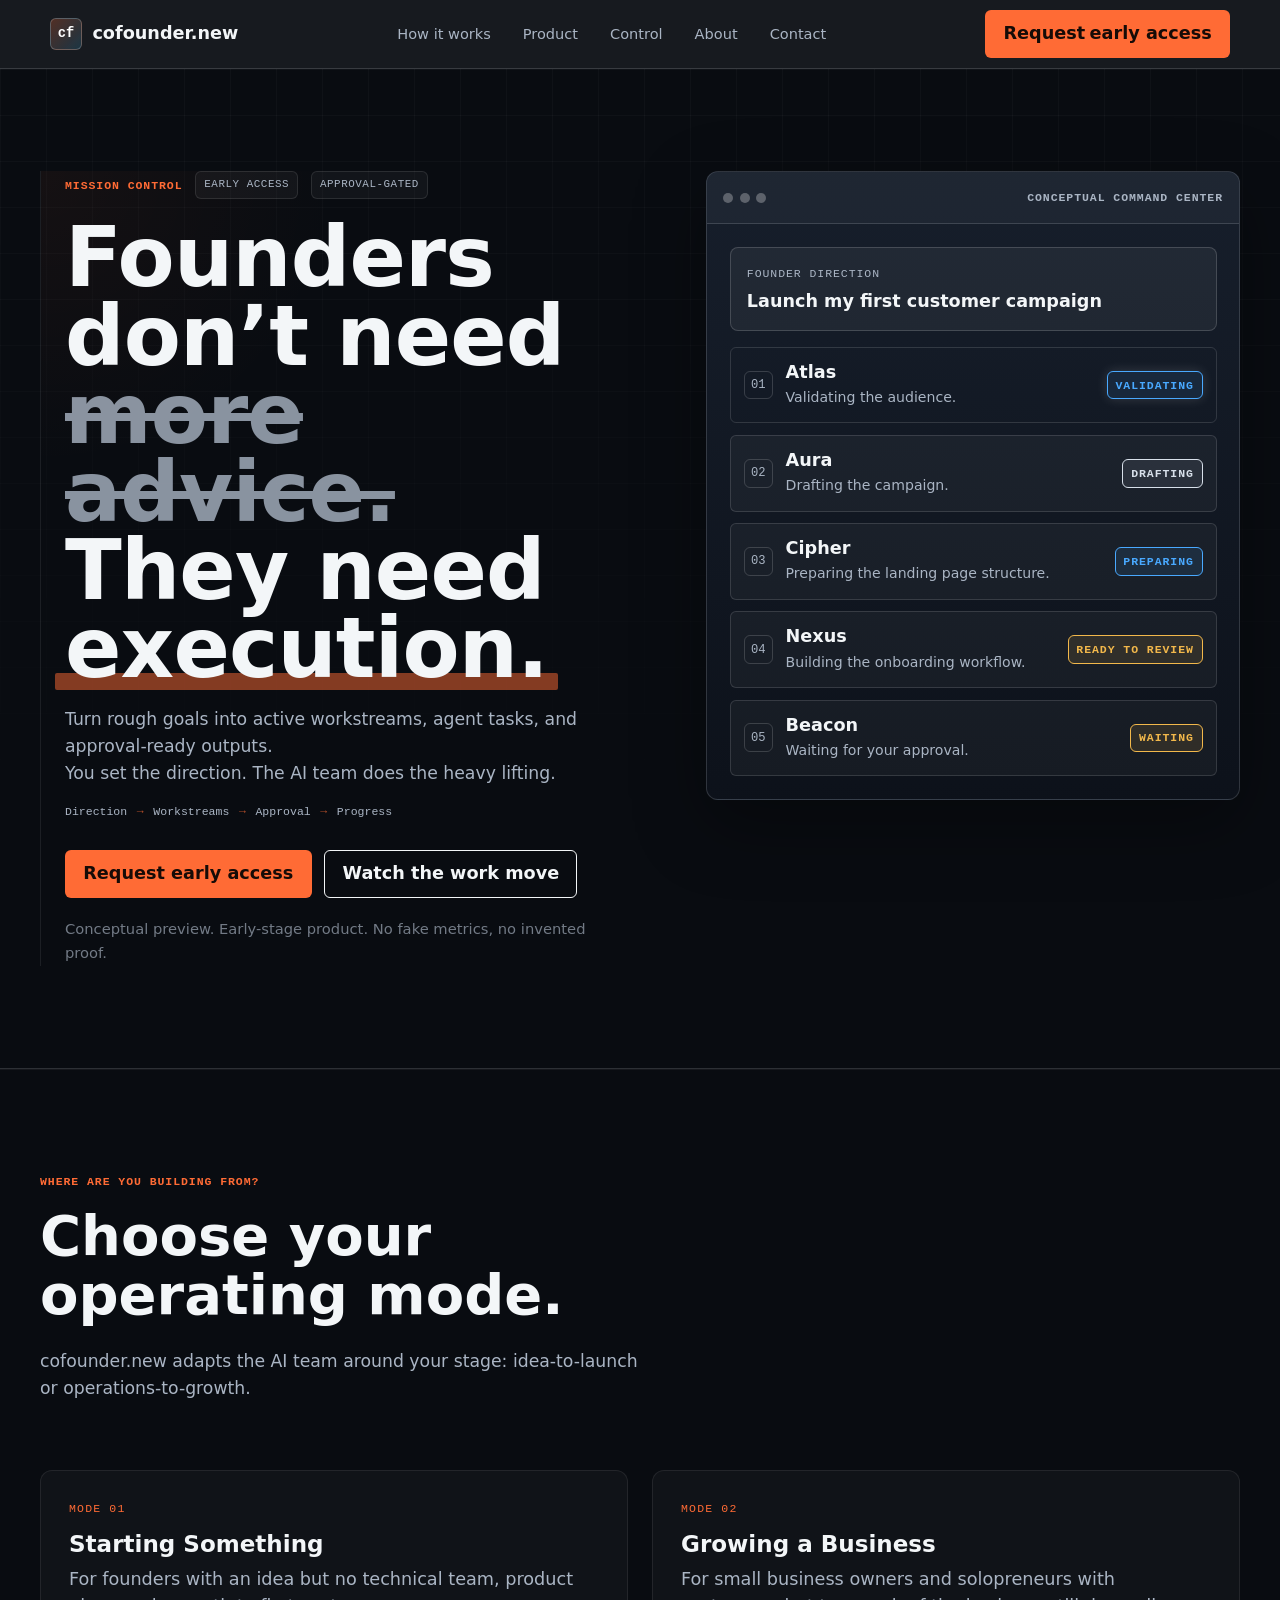
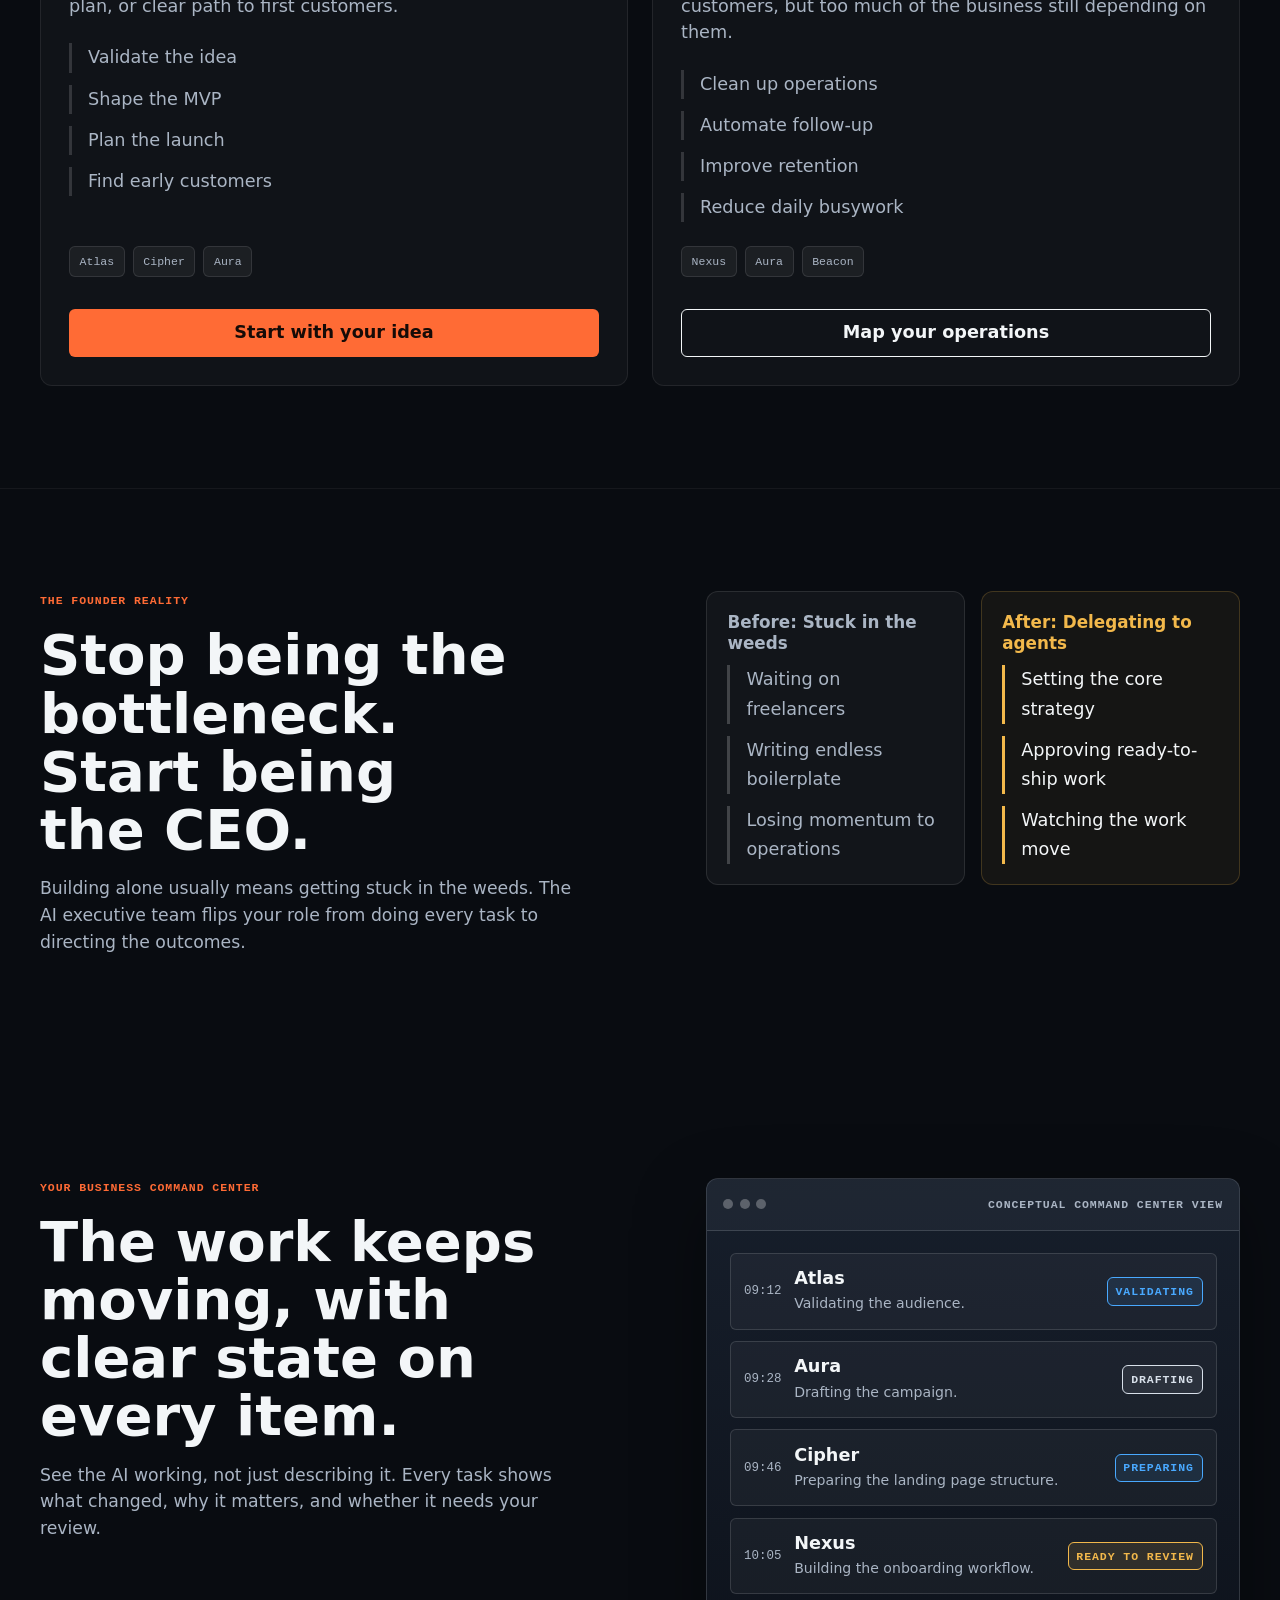
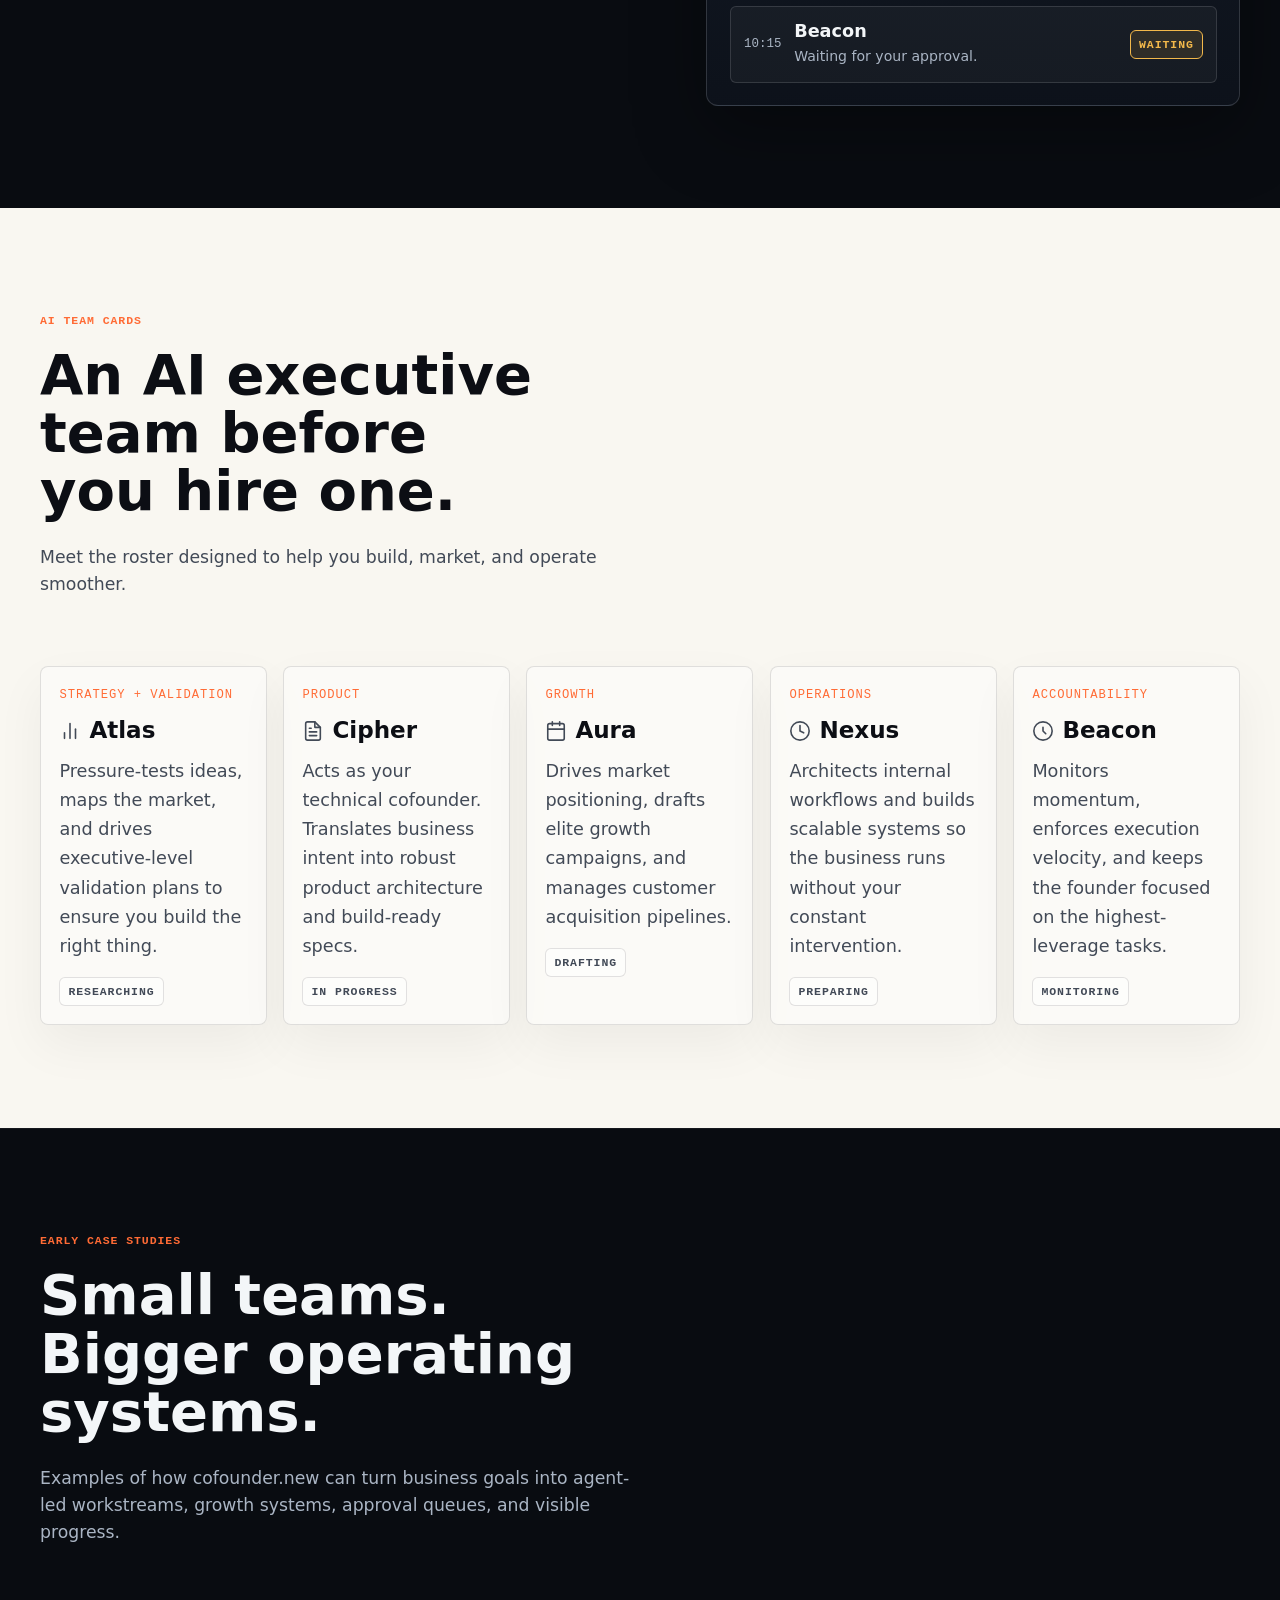
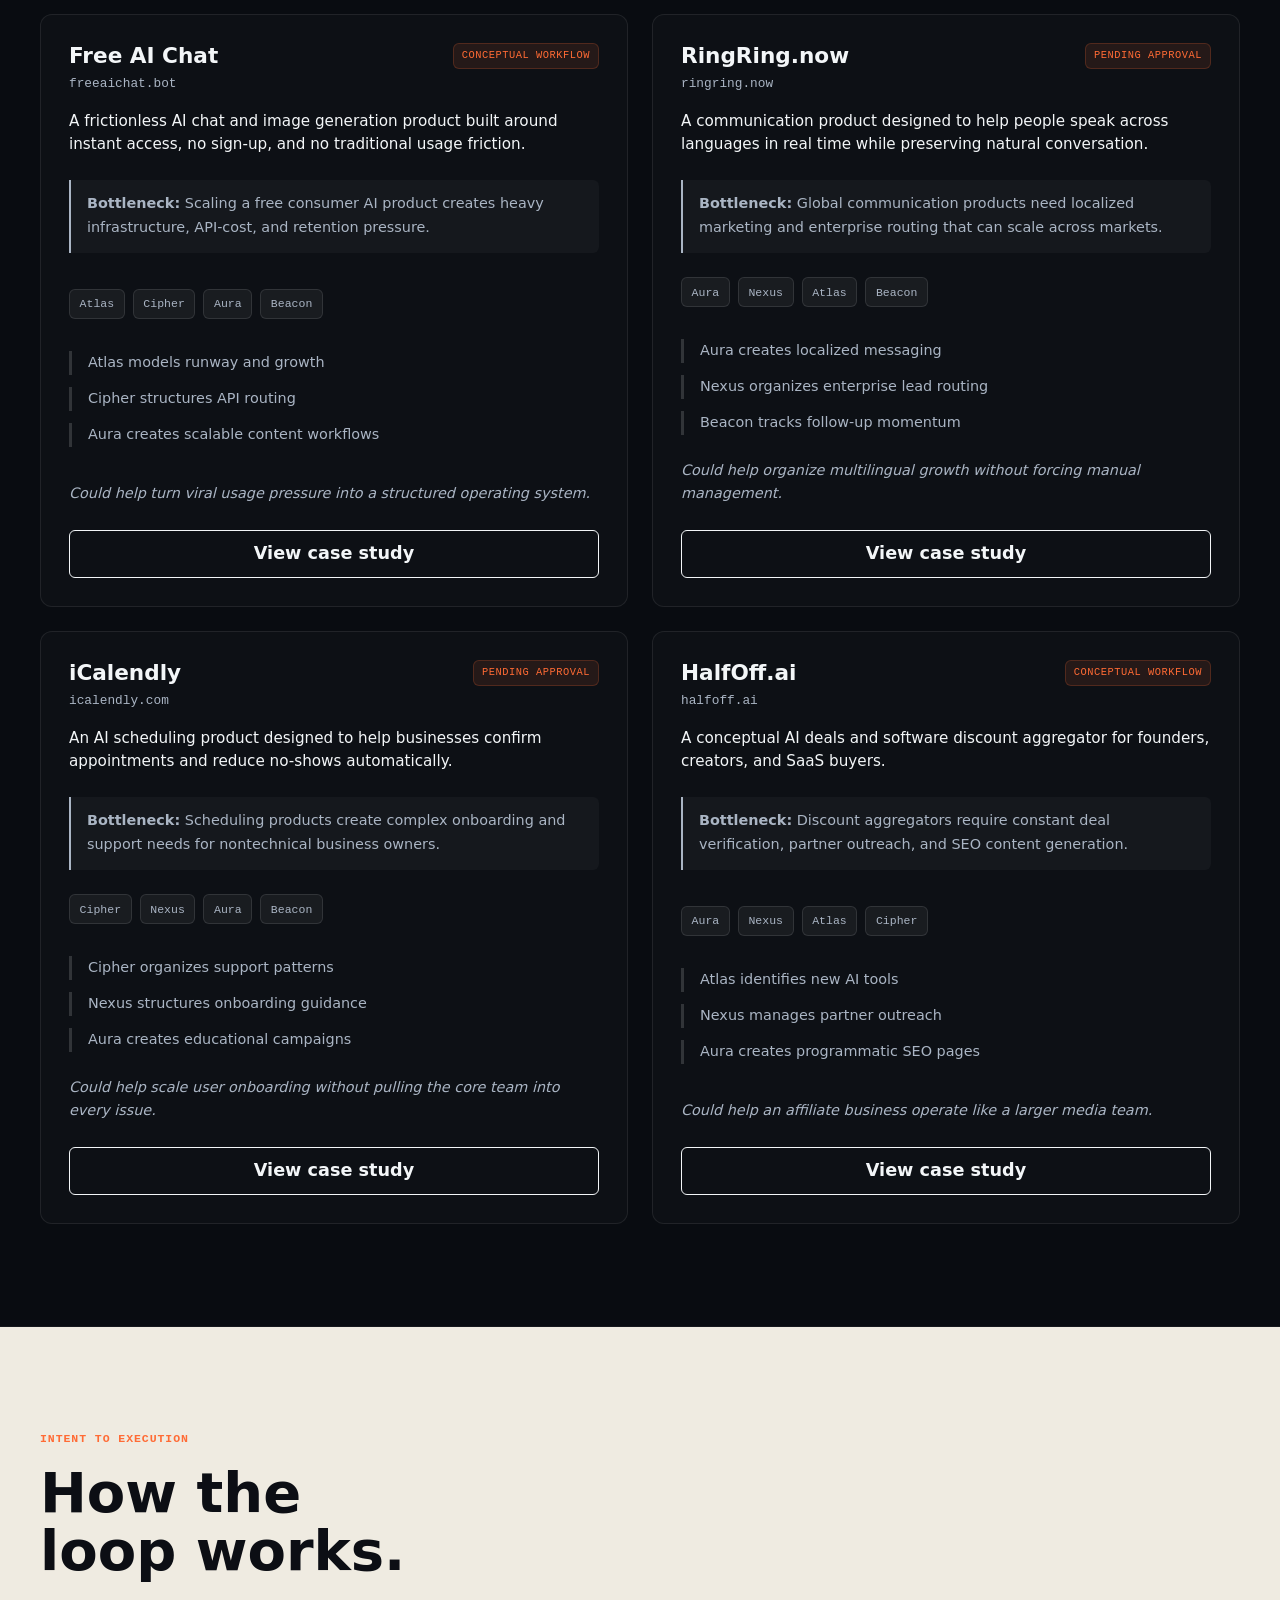
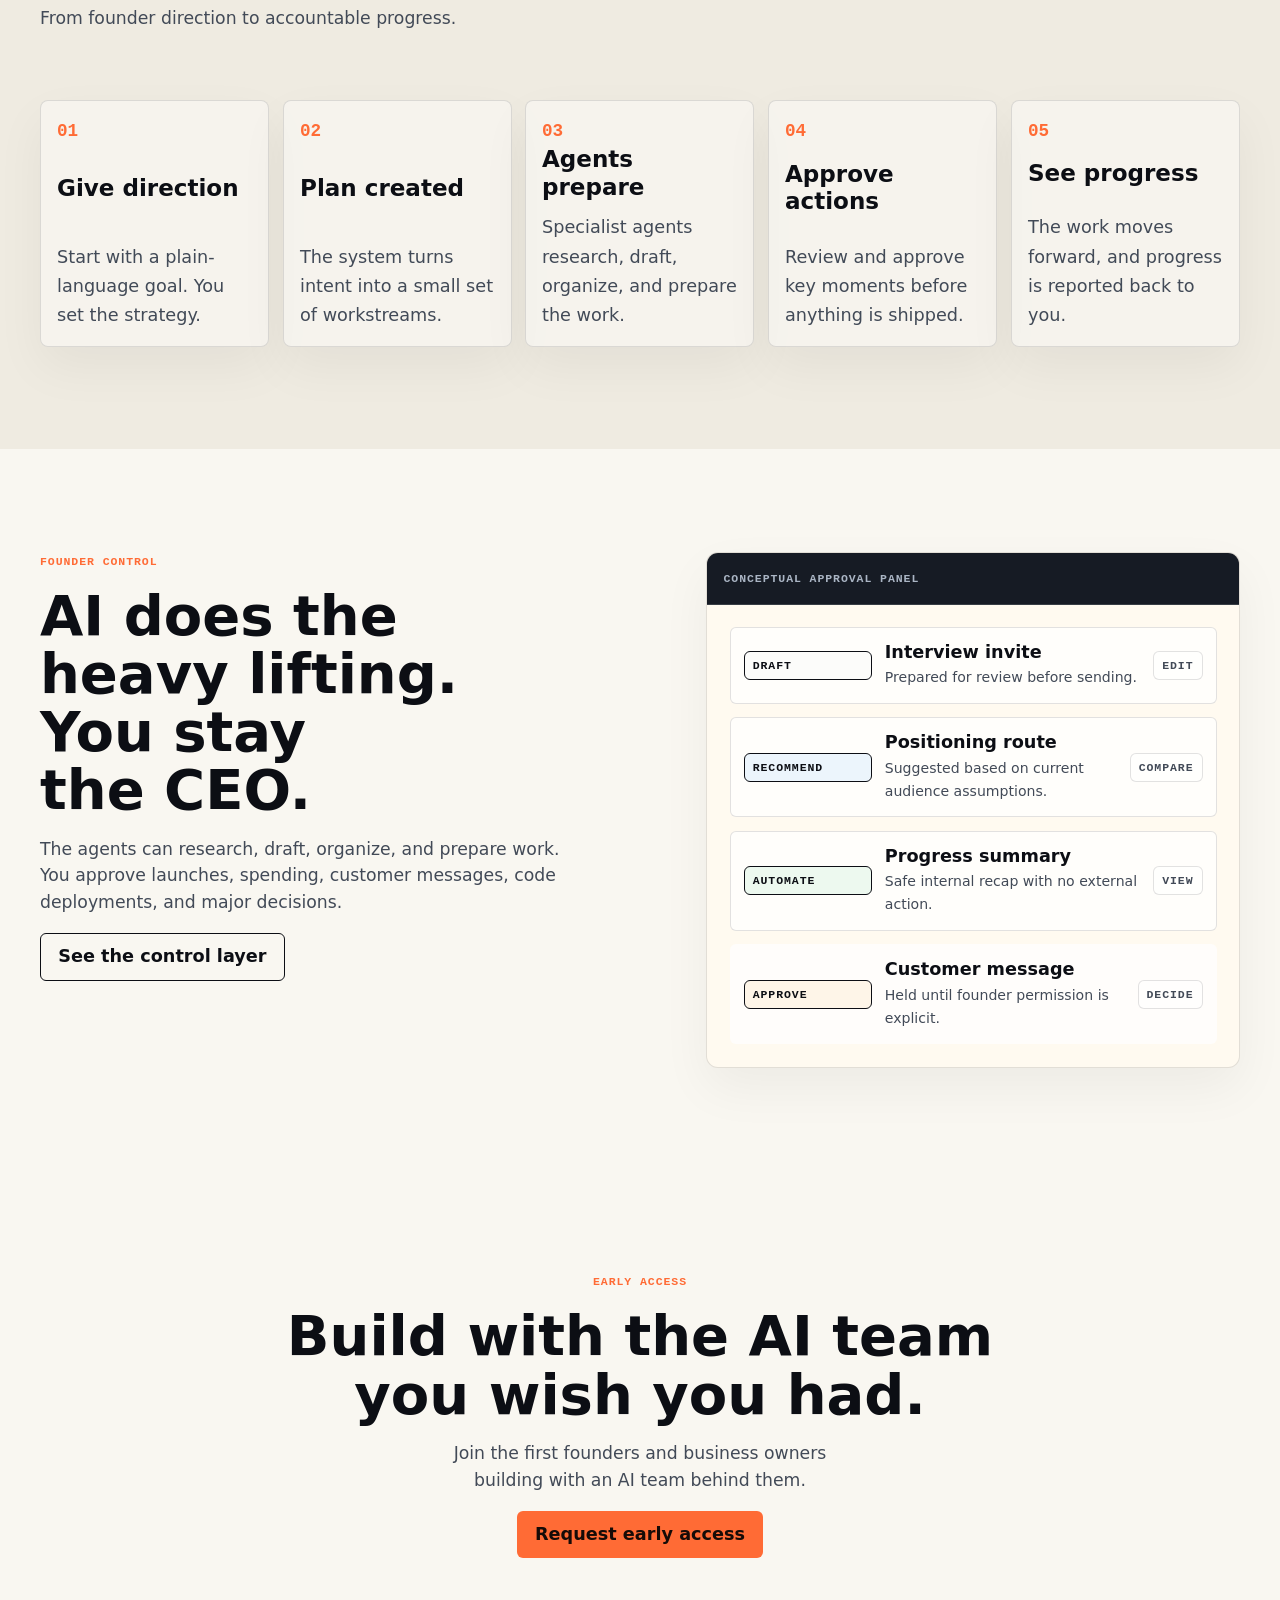
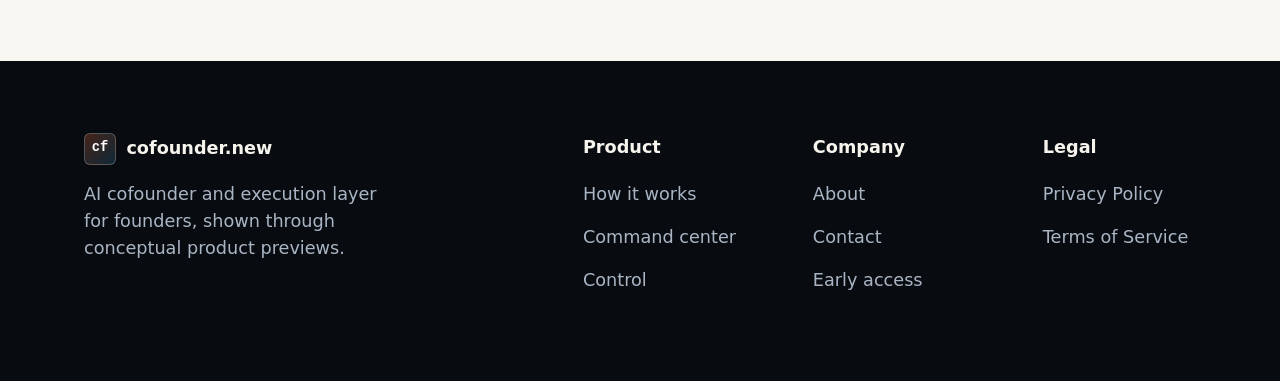
<file: index.html>
<!doctype html>
<html lang="en">
<head>
  <meta charset="utf-8">
  <meta name="viewport" content="width=device-width, initial-scale=1">
  <title>cofounder.new, the AI cofounder that turns founder direction into visible work</title>
  <meta name="description" content="cofounder.new is an early-stage AI cofounder and execution layer for founders. Give direction, see visible approval-gated work, and request early access.">
  <meta property="og:title" content="cofounder.new - The AI cofounder for early-stage founders">
  <meta property="og:description" content="cofounder.new turns founder direction into visible workstreams and approval-ready outputs.">
  <meta property="og:url" content="https://cofounder.new/">
  <meta property="og:image" content="https://cofounder.new/assets/og-image.jpg">
  <meta property="og:type" content="website">
  <link rel="icon" type="image/svg+xml" href="assets/favicons/favicon.svg">
  <link rel="icon" type="image/png" sizes="32x32" href="assets/favicons/favicon-32x32.png">
  <link rel="icon" type="image/png" sizes="48x48" href="assets/favicons/favicon-48x48.png">
  <link rel="apple-touch-icon" sizes="180x180" href="assets/favicons/apple-touch-icon.png">
  <link rel="stylesheet" href="assets/styles.css?v=2">
  <script type="application/ld+json">
    {"@context":"https://schema.org","@type":"WebSite","name":"cofounder.new","url":"https://cofounder.new/"}
  </script>
</head>
<body>
  <header class="site-header">
    <div class="nav-wrap">
      <a class="brand" href="index.html" aria-label="cofounder.new home"><span class="brand-mark">cf</span><span>cofounder.new</span></a>
      <nav class="nav-links" data-nav-links aria-label="Main navigation">
        <a href="how-it-works.html">How it works</a>
        <a href="product.html">Product</a>
        <a href="control.html">Control</a>
        <a href="about.html">About</a>
        <a href="contact.html">Contact</a>
      </nav>
      <div class="nav-actions">
        <a class="button button-primary navbar-cta" href="early-access.html"><span class="hide-mobile">Request </span>early access</a>
        <button class="menu-toggle" type="button" data-menu-toggle aria-label="Open navigation" aria-expanded="false">
          <svg width="20" height="20" viewBox="0 0 20 20" aria-hidden="true"><path fill="currentColor" d="M3 5h14v2H3V5Zm0 4h14v2H3V9Zm0 4h14v2H3v-2Z"/></svg>
        </button>
      </div>
    </div>
  </header>

  <main>
    <section class="hero dark-section">
      <div class="container hero-grid">
        <div class="hero-copy editorial-frame reveal">
          <div class="hero-status-row">
            <span class="eyebrow" style="margin: 0;">Mission control</span>
            <span class="status-chip">Early access</span>
            <span class="status-chip">Approval-gated</span>
          </div>
          <h1 class="hero-title">
            Founders don’t need<br>
            <span class="text-strike">more advice.</span><br>
            They need <span class="highlight-orange">execution.</span>
          </h1>
          <p class="lead">
            Turn rough goals into active workstreams, agent tasks, and approval-ready outputs.<br>
            You set the direction. The AI team does the heavy lifting.
          </p>
          <div class="workflow-rail">
            <span>Direction</span> <span class="arr">→</span>
            <span>Workstreams</span> <span class="arr">→</span>
            <span>Approval</span> <span class="arr">→</span>
            <span>Progress</span>
          </div>
          <div class="cta-row">
            <a class="button button-primary" href="early-access.html">Request early access</a>
            <a class="button button-secondary" href="how-it-works.html">Watch the work move</a>
          </div>
          <p class="proof-note" style="opacity: 0.65;">Conceptual preview. Early-stage product. No fake metrics, no invented proof.</p>
        </div>
        <div class="command-panel reveal" aria-label="Example command-center view showing a founder goal broken into tasks">
          <div class="panel-topbar">
            <div class="window-dots" aria-hidden="true"><span></span><span></span><span></span></div>
            <span class="panel-label">Conceptual command center</span>
          </div>
          <div class="panel-body">
            <div class="goal-card" id="hero-direction-card">
              <span>Founder direction</span>
              <strong>Launch my first customer campaign</strong>
            </div>
            <ul class="task-list" id="hero-task-list">
              <li class="task-item"><span class="task-index">01</span><span class="task-text"><strong>Atlas</strong><span>Validating the audience.</span></span><span class="status status-progress">Validating</span></li>
              <li class="task-item"><span class="task-index">02</span><span class="task-text"><strong>Aura</strong><span>Drafting the campaign.</span></span><span class="status status-draft">Drafting</span></li>
              <li class="task-item"><span class="task-index">03</span><span class="task-text"><strong>Cipher</strong><span>Preparing the landing page structure.</span></span><span class="status status-progress">Preparing</span></li>
              <li class="task-item"><span class="task-index">04</span><span class="task-text"><strong>Nexus</strong><span>Building the onboarding workflow.</span></span><span class="status status-approval">Ready to review</span></li>
              <li class="task-item"><span class="task-index">05</span><span class="task-text"><strong>Beacon</strong><span>Waiting for your approval.</span></span><span class="status status-approval">Waiting</span></li>
            </ul>
          </div>
        </div>
      </div>
    </section>

    <section class="section dark-section" style="border-top: 1px solid rgba(255,255,255,0.05); border-bottom: 1px solid rgba(255,255,255,0.05);">
      <div class="container">
        <div class="section-heading reveal">
          <div>
            <p class="eyebrow">Where are you building from?</p>
            <h2>Choose your operating mode.</h2>
          </div>
          <p class="lead muted">cofounder.new adapts the AI team around your stage: idea-to-launch or operations-to-growth.</p>
        </div>
        <div class="mode-grid">
          <article class="mode-card reveal">
            <div class="mode-label">MODE 01</div>
            <h3>Starting Something</h3>
            <p class="mode-desc">For founders with an idea but no technical team, product plan, or clear path to first customers.</p>
            
            <ul class="compare-list">
              <li>Validate the idea</li>
              <li>Shape the MVP</li>
              <li>Plan the launch</li>
              <li>Find early customers</li>
            </ul>

            <div class="agent-chip-row">
              <span class="agent-chip">Atlas</span>
              <span class="agent-chip">Cipher</span>
              <span class="agent-chip">Aura</span>
            </div>

            <a class="button button-primary" href="early-access.html">Start with your idea</a>
          </article>
          
          <article class="mode-card after reveal">
            <div class="mode-label">MODE 02</div>
            <h3>Growing a Business</h3>
            <p class="mode-desc">For small business owners and solopreneurs with customers, but too much of the business still depending on them.</p>
            
            <ul class="compare-list">
              <li>Clean up operations</li>
              <li>Automate follow-up</li>
              <li>Improve retention</li>
              <li>Reduce daily busywork</li>
            </ul>

            <div class="agent-chip-row">
              <span class="agent-chip">Nexus</span>
              <span class="agent-chip">Aura</span>
              <span class="agent-chip">Beacon</span>
            </div>

            <a class="button button-secondary" href="early-access.html">Map your operations</a>
          </article>
        </div>
      </div>
    </section>

    <section class="section dark-section">
      <div class="container two-col">
        <div class="reveal">
          <p class="eyebrow">The founder reality</p>
          <h2>Stop being the bottleneck. Start being the CEO.</h2>
          <p class="lead muted">Building alone usually means getting stuck in the weeds. The AI executive team flips your role from doing every task to directing the outcomes.</p>
        </div>
        <div class="split-list reveal">
          <div class="dark-brief">
            <h3 style="color: var(--dark-muted); font-size: 1.05rem; margin-bottom: 0;">Before: Stuck in the weeds</h3>
            <ul class="compare-list" style="margin-top: 0;">
              <li style="border-color: rgba(255, 255, 255, 0.2); color: var(--dark-muted);">Waiting on freelancers</li>
              <li style="border-color: rgba(255, 255, 255, 0.2); color: var(--dark-muted);">Writing endless boilerplate</li>
              <li style="border-color: rgba(255, 255, 255, 0.2); color: var(--dark-muted);">Losing momentum to operations</li>
            </ul>
          </div>
          <div class="dark-brief after">
            <h3 style="color: var(--approval); font-size: 1.05rem; margin-bottom: 0;">After: Delegating to agents</h3>
            <ul class="compare-list" style="margin-top: 0;">
              <li style="border-color: var(--approval); color: var(--dark-text);">Setting the core strategy</li>
              <li style="border-color: var(--approval); color: var(--dark-text);">Approving ready-to-ship work</li>
              <li style="border-color: var(--approval); color: var(--dark-text);">Watching the work move</li>
            </ul>
          </div>
        </div>
      </div>
    </section>

    <section class="section dark-section">
      <div class="container feed-shell">
        <div class="reveal">
          <p class="eyebrow">Your business command center</p>
          <h2>The work keeps moving, with clear state on every item.</h2>
          <p class="lead">See the AI working, not just describing it. Every task shows what changed, why it matters, and whether it needs your review.</p>
        </div>
        <div class="command-panel reveal" aria-label="Example live work feed with labeled task states">
          <div class="panel-topbar">
            <div class="window-dots" aria-hidden="true"><span></span><span></span><span></span></div>
            <span class="panel-label">Conceptual command center view</span>
          </div>
          <div class="panel-body">
            <ul class="feed-list">
              <li class="feed-item"><span class="feed-time">09:12</span><span class="feed-copy"><strong>Atlas</strong><span>Validating the audience.</span></span><span class="status status-progress">Validating</span></li>
              <li class="feed-item"><span class="feed-time">09:28</span><span class="feed-copy"><strong>Aura</strong><span>Drafting the campaign.</span></span><span class="status status-draft">Drafting</span></li>
              <li class="feed-item"><span class="feed-time">09:46</span><span class="feed-copy"><strong>Cipher</strong><span>Preparing the landing page structure.</span></span><span class="status status-progress">Preparing</span></li>
              <li class="feed-item"><span class="feed-time">10:05</span><span class="feed-copy"><strong>Nexus</strong><span>Building the onboarding workflow.</span></span><span class="status status-approval">Ready to review</span></li>
              <li class="feed-item"><span class="feed-time">10:15</span><span class="feed-copy"><strong>Beacon</strong><span>Waiting for your approval.</span></span><span class="status status-approval">Waiting</span></li>
            </ul>
          </div>
        </div>
      </div>
    </section>

    <section class="section light-section">
      <div class="container">
        <div class="section-heading reveal">
          <div>
            <p class="eyebrow">AI team cards</p>
            <h2>An AI executive team before you hire one.</h2>
          </div>
          <p class="lead muted">Meet the roster designed to help you build, market, and operate smoother.</p>
        </div>
        <div class="role-grid">
          <article class="role-card reveal"><span class="meta">Strategy + Validation</span><h3 class="with-icon"><svg class="card-icon" viewBox="0 0 24 24" fill="none" stroke="currentColor" stroke-width="1.75" stroke-linecap="round" stroke-linejoin="round" aria-hidden="true"><line x1="18" y1="20" x2="18" y2="10"/><line x1="12" y1="20" x2="12" y2="4"/><line x1="6" y1="20" x2="6" y2="14"/></svg>Atlas</h3><p>Pressure-tests ideas, maps the market, and drives executive-level validation plans to ensure you build the right thing.</p><span class="chip" style="margin-top: 1rem;">Researching</span></article>
          <article class="role-card reveal"><span class="meta">Product</span><h3 class="with-icon"><svg class="card-icon" viewBox="0 0 24 24" fill="none" stroke="currentColor" stroke-width="1.75" stroke-linecap="round" stroke-linejoin="round" aria-hidden="true"><path d="M14 2H6a2 2 0 0 0-2 2v16a2 2 0 0 0 2 2h12a2 2 0 0 0 2-2V8z"/><polyline points="14 2 14 8 20 8"/><line x1="16" y1="13" x2="8" y2="13"/><line x1="16" y1="17" x2="8" y2="17"/><polyline points="10 9 9 9 8 9"/></svg>Cipher</h3><p>Acts as your technical cofounder. Translates business intent into robust product architecture and build-ready specs.</p><span class="chip" style="margin-top: 1rem;">In progress</span></article>
          <article class="role-card reveal"><span class="meta">Growth</span><h3 class="with-icon"><svg class="card-icon" viewBox="0 0 24 24" fill="none" stroke="currentColor" stroke-width="1.75" stroke-linecap="round" stroke-linejoin="round" aria-hidden="true"><rect x="3" y="4" width="18" height="18" rx="2" ry="2"/><line x1="16" y1="2" x2="16" y2="6"/><line x1="8" y1="2" x2="8" y2="6"/><line x1="3" y1="10" x2="21" y2="10"/></svg>Aura</h3><p>Drives market positioning, drafts elite growth campaigns, and manages customer acquisition pipelines.</p><span class="chip" style="margin-top: 1rem;">Drafting</span></article>
          <article class="role-card reveal"><span class="meta">Operations</span><h3 class="with-icon"><svg class="card-icon" viewBox="0 0 24 24" fill="none" stroke="currentColor" stroke-width="1.75" stroke-linecap="round" stroke-linejoin="round" aria-hidden="true"><circle cx="12" cy="12" r="10"/><polyline points="12 6 12 12 16 14"/></svg>Nexus</h3><p>Architects internal workflows and builds scalable systems so the business runs without your constant intervention.</p><span class="chip" style="margin-top: 1rem;">Preparing</span></article>
          <article class="role-card reveal"><span class="meta">Accountability</span><h3 class="with-icon"><svg class="card-icon" viewBox="0 0 24 24" fill="none" stroke="currentColor" stroke-width="1.75" stroke-linecap="round" stroke-linejoin="round" aria-hidden="true"><circle cx="12" cy="12" r="10"/><path d="M12 8v4l3 3"/></svg>Beacon</h3><p>Monitors momentum, enforces execution velocity, and keeps the founder focused on the highest-leverage tasks.</p><span class="chip" style="margin-top: 1rem;">Monitoring</span></article>
        </div>
      </div>
    </section>

    <section id="case-studies" class="section dark-section" style="border-top: 1px solid rgba(255,255,255,0.05); border-bottom: 1px solid rgba(255,255,255,0.05);">
      <div class="container">
        <div class="section-heading reveal">
          <div>
            <p class="eyebrow">EARLY CASE STUDIES</p>
            <h2>Small teams. Bigger operating systems.</h2>
          </div>
          <p class="lead muted">Examples of how cofounder.new can turn business goals into agent-led workstreams, growth systems, approval queues, and visible progress.</p>
        </div>
        
        <div class="case-grid">
          <article class="case-card reveal" style="--delay: 0ms;">
            <div class="case-header">
              <h3>Free AI Chat</h3>
              <span class="status-badge">CONCEPTUAL WORKFLOW</span>
            </div>
            <a href="https://freeaichat.bot" class="case-url" target="_blank" rel="noopener">freeaichat.bot</a>
            <p class="case-desc">A frictionless AI chat and image generation product built around instant access, no sign-up, and no traditional usage friction.</p>
            <div class="challenge-box">
              <strong>Bottleneck:</strong> Scaling a free consumer AI product creates heavy infrastructure, API-cost, and retention pressure.
            </div>
            <div class="agent-chip-row">
              <span class="agent-chip">Atlas</span>
              <span class="agent-chip">Cipher</span>
              <span class="agent-chip">Aura</span>
              <span class="agent-chip">Beacon</span>
            </div>
            <ul class="compare-list">
              <li>Atlas models runway and growth</li>
              <li>Cipher structures API routing</li>
              <li>Aura creates scalable content workflows</li>
            </ul>
            <p class="safe-outcome">Could help turn viral usage pressure into a structured operating system.</p>
            <a class="button button-secondary" href="case-studies/freeaichat-bot.html">View case study</a>
          </article>
          
          <article class="case-card reveal" style="--delay: 100ms;">
            <div class="case-header">
              <h3>RingRing.now</h3>
              <span class="status-badge">PENDING APPROVAL</span>
            </div>
            <a href="https://ringring.now" class="case-url" target="_blank" rel="noopener">ringring.now</a>
            <p class="case-desc">A communication product designed to help people speak across languages in real time while preserving natural conversation.</p>
            <div class="challenge-box">
              <strong>Bottleneck:</strong> Global communication products need localized marketing and enterprise routing that can scale across markets.
            </div>
            <div class="agent-chip-row">
              <span class="agent-chip">Aura</span>
              <span class="agent-chip">Nexus</span>
              <span class="agent-chip">Atlas</span>
              <span class="agent-chip">Beacon</span>
            </div>
            <ul class="compare-list">
              <li>Aura creates localized messaging</li>
              <li>Nexus organizes enterprise lead routing</li>
              <li>Beacon tracks follow-up momentum</li>
            </ul>
            <p class="safe-outcome">Could help organize multilingual growth without forcing manual management.</p>
            <a class="button button-secondary" href="case-studies/ringring-now.html">View case study</a>
          </article>

          <article class="case-card reveal" style="--delay: 200ms;">
            <div class="case-header">
              <h3>iCalendly</h3>
              <span class="status-badge">PENDING APPROVAL</span>
            </div>
            <a href="https://icalendly.com" class="case-url" target="_blank" rel="noopener">icalendly.com</a>
            <p class="case-desc">An AI scheduling product designed to help businesses confirm appointments and reduce no-shows automatically.</p>
            <div class="challenge-box">
              <strong>Bottleneck:</strong> Scheduling products create complex onboarding and support needs for nontechnical business owners.
            </div>
            <div class="agent-chip-row">
              <span class="agent-chip">Cipher</span>
              <span class="agent-chip">Nexus</span>
              <span class="agent-chip">Aura</span>
              <span class="agent-chip">Beacon</span>
            </div>
            <ul class="compare-list">
              <li>Cipher organizes support patterns</li>
              <li>Nexus structures onboarding guidance</li>
              <li>Aura creates educational campaigns</li>
            </ul>
            <p class="safe-outcome">Could help scale user onboarding without pulling the core team into every issue.</p>
            <a class="button button-secondary" href="case-studies/icalendly.html">View case study</a>
          </article>

          <article class="case-card reveal" style="--delay: 300ms;">
            <div class="case-header">
              <h3>HalfOff.ai</h3>
              <span class="status-badge">CONCEPTUAL WORKFLOW</span>
            </div>
            <a href="https://halfoff.ai" class="case-url" target="_blank" rel="noopener">halfoff.ai</a>
            <p class="case-desc">A conceptual AI deals and software discount aggregator for founders, creators, and SaaS buyers.</p>
            <div class="challenge-box">
              <strong>Bottleneck:</strong> Discount aggregators require constant deal verification, partner outreach, and SEO content generation.
            </div>
            <div class="agent-chip-row">
              <span class="agent-chip">Aura</span>
              <span class="agent-chip">Nexus</span>
              <span class="agent-chip">Atlas</span>
              <span class="agent-chip">Cipher</span>
            </div>
            <ul class="compare-list">
              <li>Atlas identifies new AI tools</li>
              <li>Nexus manages partner outreach</li>
              <li>Aura creates programmatic SEO pages</li>
            </ul>
            <p class="safe-outcome">Could help an affiliate business operate like a larger media team.</p>
            <a class="button button-secondary" href="case-studies/halfoff-ai.html">View case study</a>
          </article>
        </div>
      </div>
    </section>

    <section class="section paper-section">
      <div class="container">
        <div class="section-heading reveal">
          <div>
            <p class="eyebrow">Intent to execution</p>
            <h2>How the loop works.</h2>
          </div>
          <p class="lead muted">From founder direction to accountable progress.</p>
        </div>
        <div class="flow-grid">
          <article class="flow-step reveal" style="--delay: 0ms;"><span class="step-number">01</span><h3>Give direction</h3><p>Start with a plain-language goal. You set the strategy.</p></article>
          <article class="flow-step reveal" style="--delay: 100ms;"><span class="step-number">02</span><h3>Plan created</h3><p>The system turns intent into a small set of workstreams.</p></article>
          <article class="flow-step reveal" style="--delay: 200ms;"><span class="step-number">03</span><h3>Agents prepare</h3><p>Specialist agents research, draft, organize, and prepare the work.</p></article>
          <article class="flow-step reveal" style="--delay: 300ms;"><span class="step-number">04</span><h3>Approve actions</h3><p>Review and approve key moments before anything is shipped.</p></article>
          <article class="flow-step reveal" style="--delay: 400ms;"><span class="step-number">05</span><h3>See progress</h3><p>The work moves forward, and progress is reported back to you.</p></article>
        </div>
      </div>
    </section>

    <section class="section light-section">
      <div class="container two-col">
        <div class="reveal">
          <p class="eyebrow">Founder control</p>
          <h2>AI does the heavy lifting. You stay the CEO.</h2>
          <p class="lead muted">The agents can research, draft, organize, and prepare work. You approve launches, spending, customer messages, code deployments, and major decisions.</p>
          <div class="cta-row"><a class="button button-secondary" href="control.html">See the control layer</a></div>
        </div>
        <div class="control-panel reveal" aria-label="Example approval panel with draft, recommend, automate, and approve states">
          <div class="panel-topbar"><span class="panel-label">Conceptual approval panel</span></div>
          <div class="panel-body">
            <div class="control-row"><span class="status status-draft">Draft</span><span class="control-copy"><strong>Interview invite</strong><span>Prepared for review before sending.</span></span><span class="chip">Edit</span></div>
            <div class="control-row"><span class="status status-progress">Recommend</span><span class="control-copy"><strong>Positioning route</strong><span>Suggested based on current audience assumptions.</span></span><span class="chip">Compare</span></div>
            <div class="control-row"><span class="status status-shipped">Automate</span><span class="control-copy"><strong>Progress summary</strong><span>Safe internal recap with no external action.</span></span><span class="chip">View</span></div>
            <div class="control-row attention-row"><span class="status status-approval">Approve</span><span class="control-copy"><strong>Customer message</strong><span>Held until founder permission is explicit.</span></span><span class="chip">Decide</span></div>
          </div>
        </div>
      </div>
    </section>

    <section class="section light-section final-cta">
      <div class="container reveal">
        <p class="eyebrow">Early access</p>
        <h2>Build with the AI team you wish you had.</h2>
        <p class="lead muted">Join the first founders and business owners building with an AI team behind them.</p>
        <div class="cta-row" style="justify-content:center"><a class="button button-primary" href="early-access.html">Request early access</a></div>
      </div>
    </section>
  </main>

  <footer class="site-footer">
  <div class="footer-inner">
    <div class="footer-brand">
      <div class="footer-logo-row">
        <a class="brand" href="index.html"><span class="brand-mark">cf</span><span>cofounder.new</span></a>
      </div>
      <p class="footer-description">AI cofounder and execution layer for founders, shown through conceptual product previews.</p>
    </div>
    <div class="footer-links">
      <div class="footer-column">
        <h4>Product</h4>
        <a href="how-it-works.html">How it works</a>
        <a href="product.html">Command center</a>
        <a href="control.html">Control</a>
      </div>
      <div class="footer-column">
        <h4>Company</h4>
        <a href="about.html">About</a>
        <a href="contact.html">Contact</a>
        <a href="early-access.html">Early access</a>
      </div>
      <div class="footer-column">
        <h4>Legal</h4>
        <a href="privacy-policy.html">Privacy Policy</a>
        <a href="terms-of-service.html">Terms of Service</a>
      </div>
    </div>
  </div>
</footer>
  <script src="assets/site.js"></script>
</body>
</html>
</file>
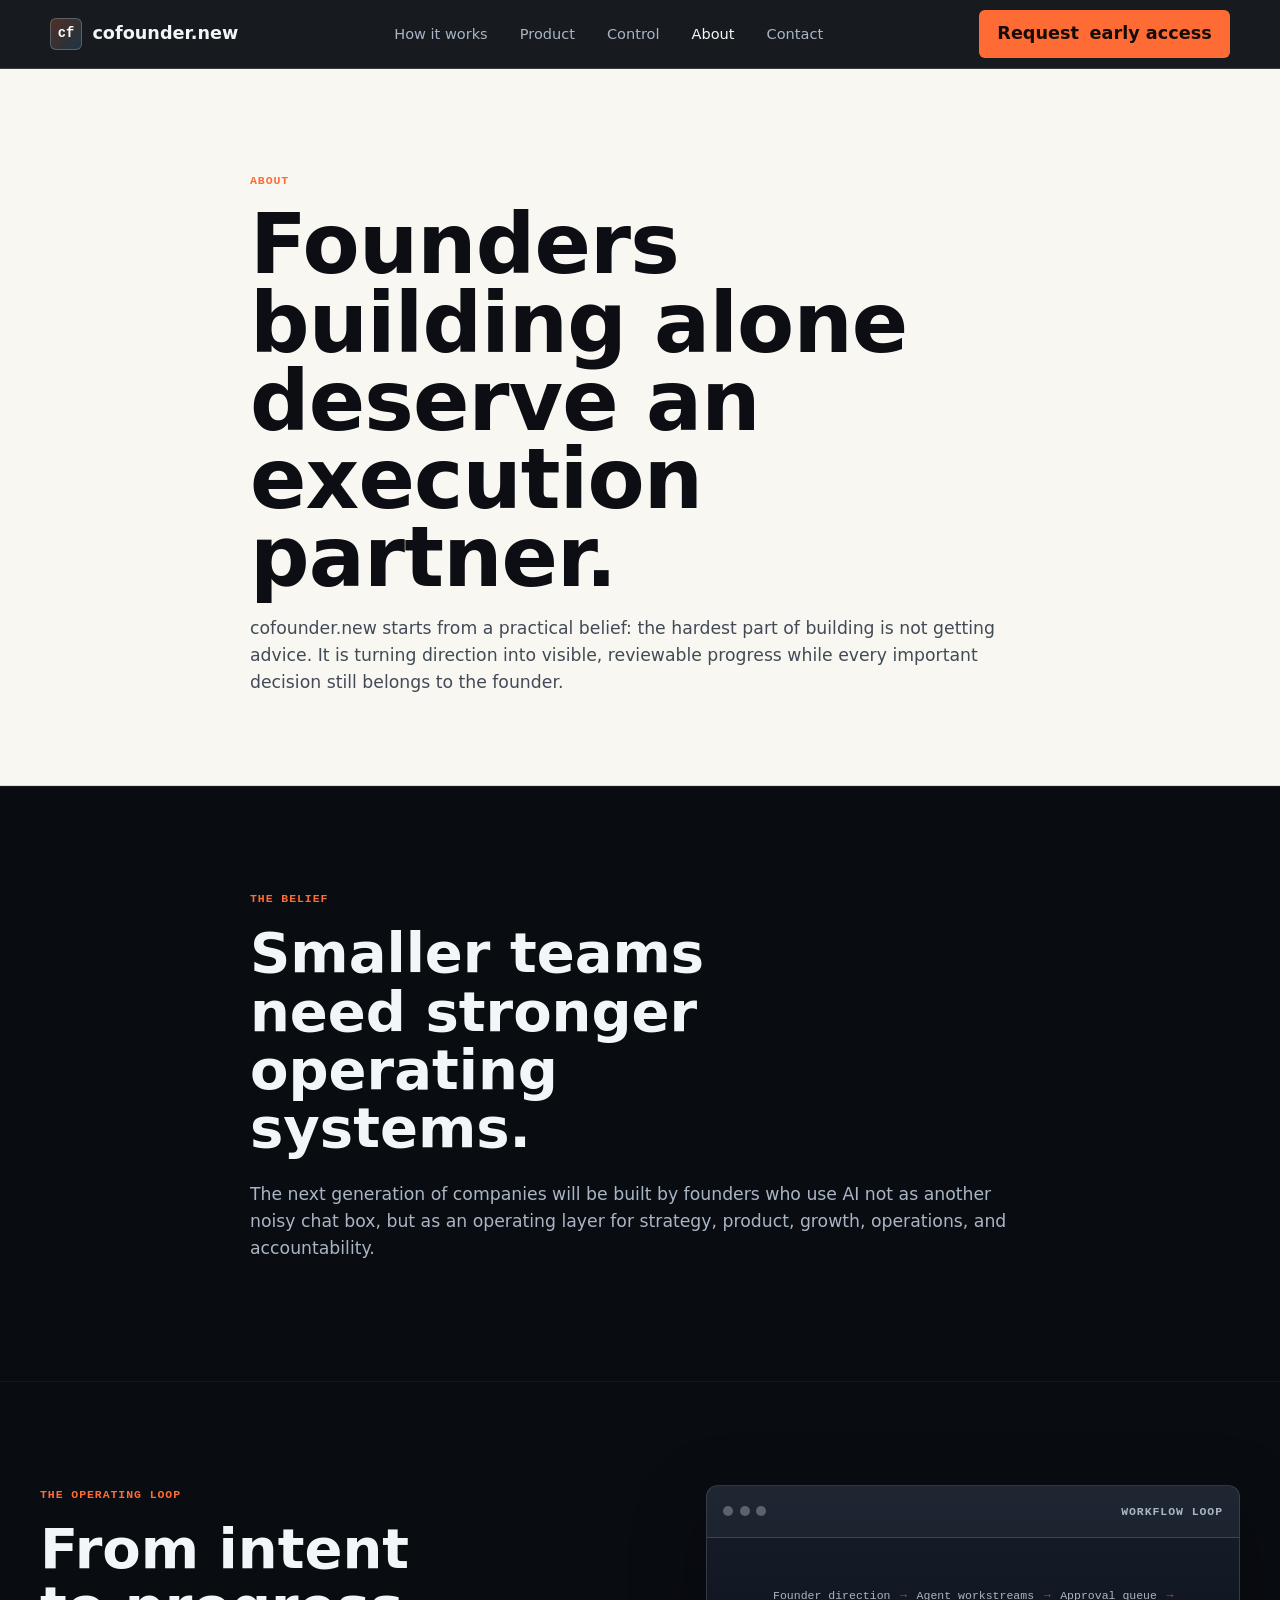
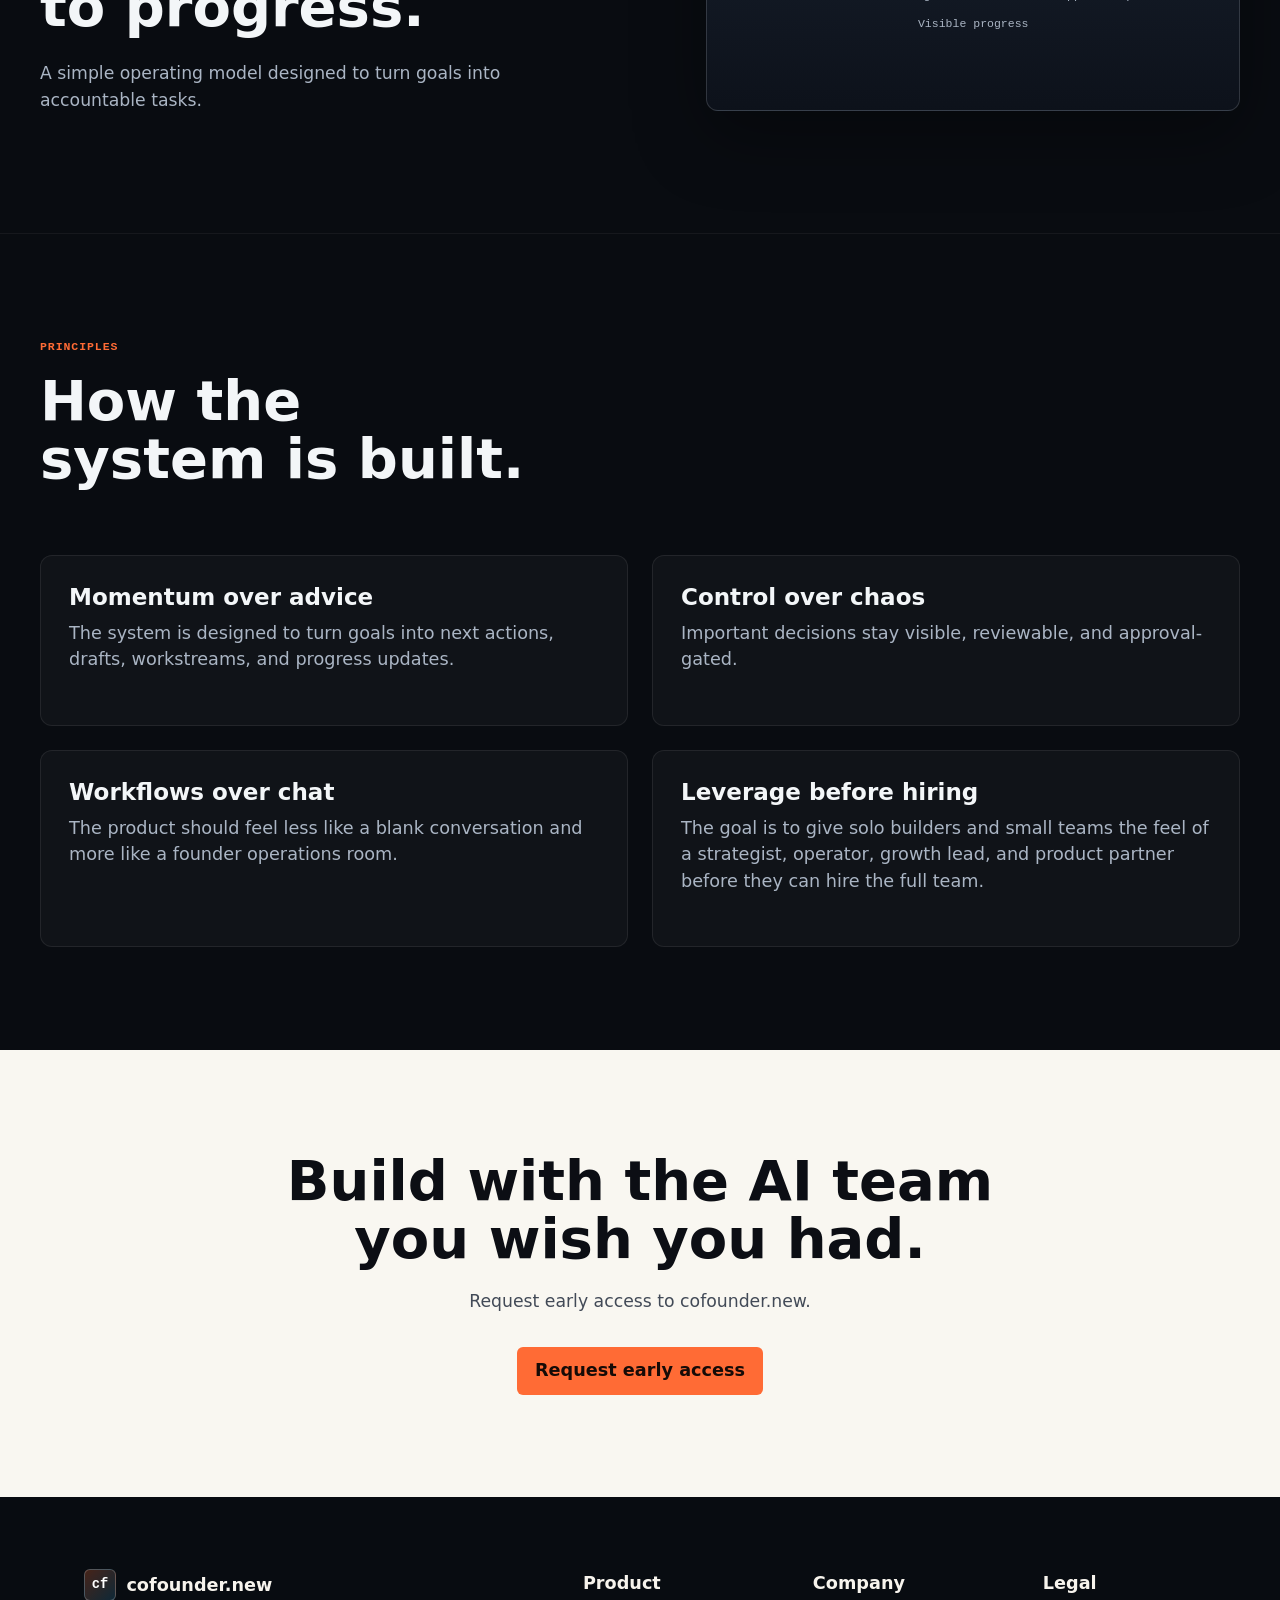
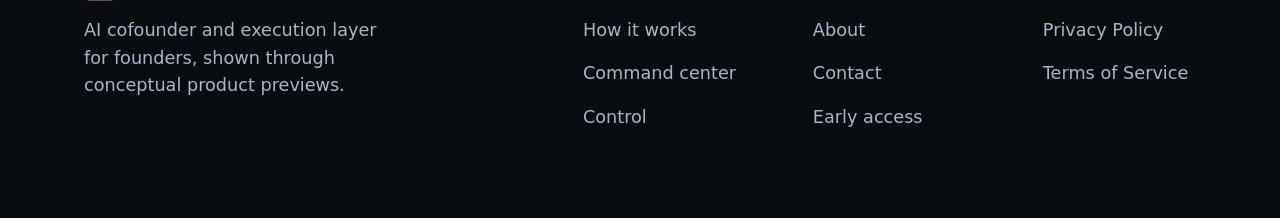
<file: about.html>
<!doctype html>
<html lang="en">
<head>
  <meta charset="utf-8">
  <meta name="viewport" content="width=device-width, initial-scale=1">
  <title>About cofounder.new</title>
  <meta name="description" content="cofounder.new is built around a simple mission: founders building alone deserve an execution partner that keeps work visible and approval-gated.">
  <link rel="icon" type="image/svg+xml" href="assets/favicons/favicon.svg">
  <link rel="icon" type="image/png" sizes="32x32" href="assets/favicons/favicon-32x32.png">
  <link rel="icon" type="image/png" sizes="48x48" href="assets/favicons/favicon-48x48.png">
  <link rel="apple-touch-icon" sizes="180x180" href="assets/favicons/apple-touch-icon.png">
  <link rel="stylesheet" href="assets/styles.css?v=2">
</head>
<body>
  <header class="site-header"><div class="nav-wrap"><a class="brand" href="index.html"><span class="brand-mark">cf</span><span>cofounder.new</span></a><nav class="nav-links" data-nav-links aria-label="Main navigation"><a href="how-it-works.html">How it works</a><a href="product.html">Product</a><a href="control.html">Control</a><a aria-current="page" href="about.html">About</a><a href="contact.html">Contact</a></nav><div class="nav-actions"><a class="button button-primary navbar-cta" href="early-access.html"><span class="hide-mobile">Request&nbsp;</span>early access</a><button class="menu-toggle" type="button" data-menu-toggle aria-label="Open navigation" aria-expanded="false"><svg width="20" height="20" viewBox="0 0 20 20" aria-hidden="true"><path fill="currentColor" d="M3 5h14v2H3V5Zm0 4h14v2H3V9Zm0 4h14v2H3v-2Z"/></svg></button></div></div></header>
  <main>
  <section class="page-hero">
    <div class="container narrow reveal">
      <p class="eyebrow">About</p>
      <h1>Founders building alone deserve an execution partner.</h1>
      <p class="lead muted">cofounder.new starts from a practical belief: the hardest part of building is not getting advice. It is turning direction into visible, reviewable progress while every important decision still belongs to the founder.</p>
    </div>
  </section>

  <section class="section dark-section" style="border-top: 1px solid rgba(255,255,255,0.05); border-bottom: 1px solid rgba(255,255,255,0.05);">
    <div class="container narrow reveal">
      <p class="eyebrow">THE BELIEF</p>
      <h2 style="margin-bottom: 24px;">Smaller teams need stronger operating systems.</h2>
      <p class="lead muted">The next generation of companies will be built by founders who use AI not as another noisy chat box, but as an operating layer for strategy, product, growth, operations, and accountability.</p>
    </div>
  </section>

  <section class="section dark-section">
    <div class="container feed-shell">
      <div class="reveal">
        <p class="eyebrow">The operating loop</p>
        <h2 style="margin-bottom: 24px;">From intent to progress.</h2>
        <p class="lead muted">A simple operating model designed to turn goals into accountable tasks.</p>
      </div>
      <div class="command-panel reveal" aria-label="Conceptual operating loop">
        <div class="panel-topbar">
          <div class="window-dots" aria-hidden="true"><span></span><span></span><span></span></div>
          <span class="panel-label">Workflow loop</span>
        </div>
        <div class="panel-body" style="padding: 3rem 2rem;">
          <div class="workflow-rail" style="margin-top: 0; padding-top: 0; border: none; justify-content: center;">
            <span>Founder direction</span> <span class="arr">→</span>
            <span>Agent workstreams</span> <span class="arr">→</span>
            <span>Approval queue</span> <span class="arr">→</span>
            <span>Visible progress</span>
          </div>
        </div>
      </div>
    </div>
  </section>

  <section class="section dark-section" style="border-top: 1px solid rgba(255,255,255,0.05);">
    <div class="container">
      <div class="section-heading reveal">
        <div>
          <p class="eyebrow">Principles</p>
          <h2>How the system is built.</h2>
        </div>
      </div>
      <div class="mode-grid">
        <article class="mode-card reveal">
          <h3>Momentum over advice</h3>
          <p class="mode-desc">The system is designed to turn goals into next actions, drafts, workstreams, and progress updates.</p>
        </article>
        <article class="mode-card after reveal">
          <h3>Control over chaos</h3>
          <p class="mode-desc">Important decisions stay visible, reviewable, and approval-gated.</p>
        </article>
        <article class="mode-card reveal">
          <h3>Workflows over chat</h3>
          <p class="mode-desc">The product should feel less like a blank conversation and more like a founder operations room.</p>
        </article>
        <article class="mode-card after reveal">
          <h3>Leverage before hiring</h3>
          <p class="mode-desc">The goal is to give solo builders and small teams the feel of a strategist, operator, growth lead, and product partner before they can hire the full team.</p>
        </article>
      </div>
    </div>
  </section>

  <section class="section light-section final-cta">
    <div class="container reveal">
      <h2 style="margin-bottom: 20px;">Build with the AI team you wish you had.</h2>
      <p class="lead muted">Request early access to cofounder.new.</p>
      <div class="cta-row" style="justify-content:center; margin-top: 32px;">
        <a class="button button-primary" href="early-access.html">Request early access</a>
      </div>
    </div>
  </section>
</main>
  <footer class="site-footer">
  <div class="footer-inner">
    <div class="footer-brand">
      <div class="footer-logo-row">
        <a class="brand" href="index.html"><span class="brand-mark">cf</span><span>cofounder.new</span></a>
      </div>
      <p class="footer-description">AI cofounder and execution layer for founders, shown through conceptual product previews.</p>
    </div>
    <div class="footer-links">
      <div class="footer-column">
        <h4>Product</h4>
        <a href="how-it-works.html">How it works</a>
        <a href="product.html">Command center</a>
        <a href="control.html">Control</a>
      </div>
      <div class="footer-column">
        <h4>Company</h4>
        <a href="about.html">About</a>
        <a href="contact.html">Contact</a>
        <a href="early-access.html">Early access</a>
      </div>
      <div class="footer-column">
        <h4>Legal</h4>
        <a href="privacy-policy.html">Privacy Policy</a>
        <a href="terms-of-service.html">Terms of Service</a>
      </div>
    </div>
  </div>
</footer>
  <script src="assets/site.js"></script>
</body>
</html>
</file>
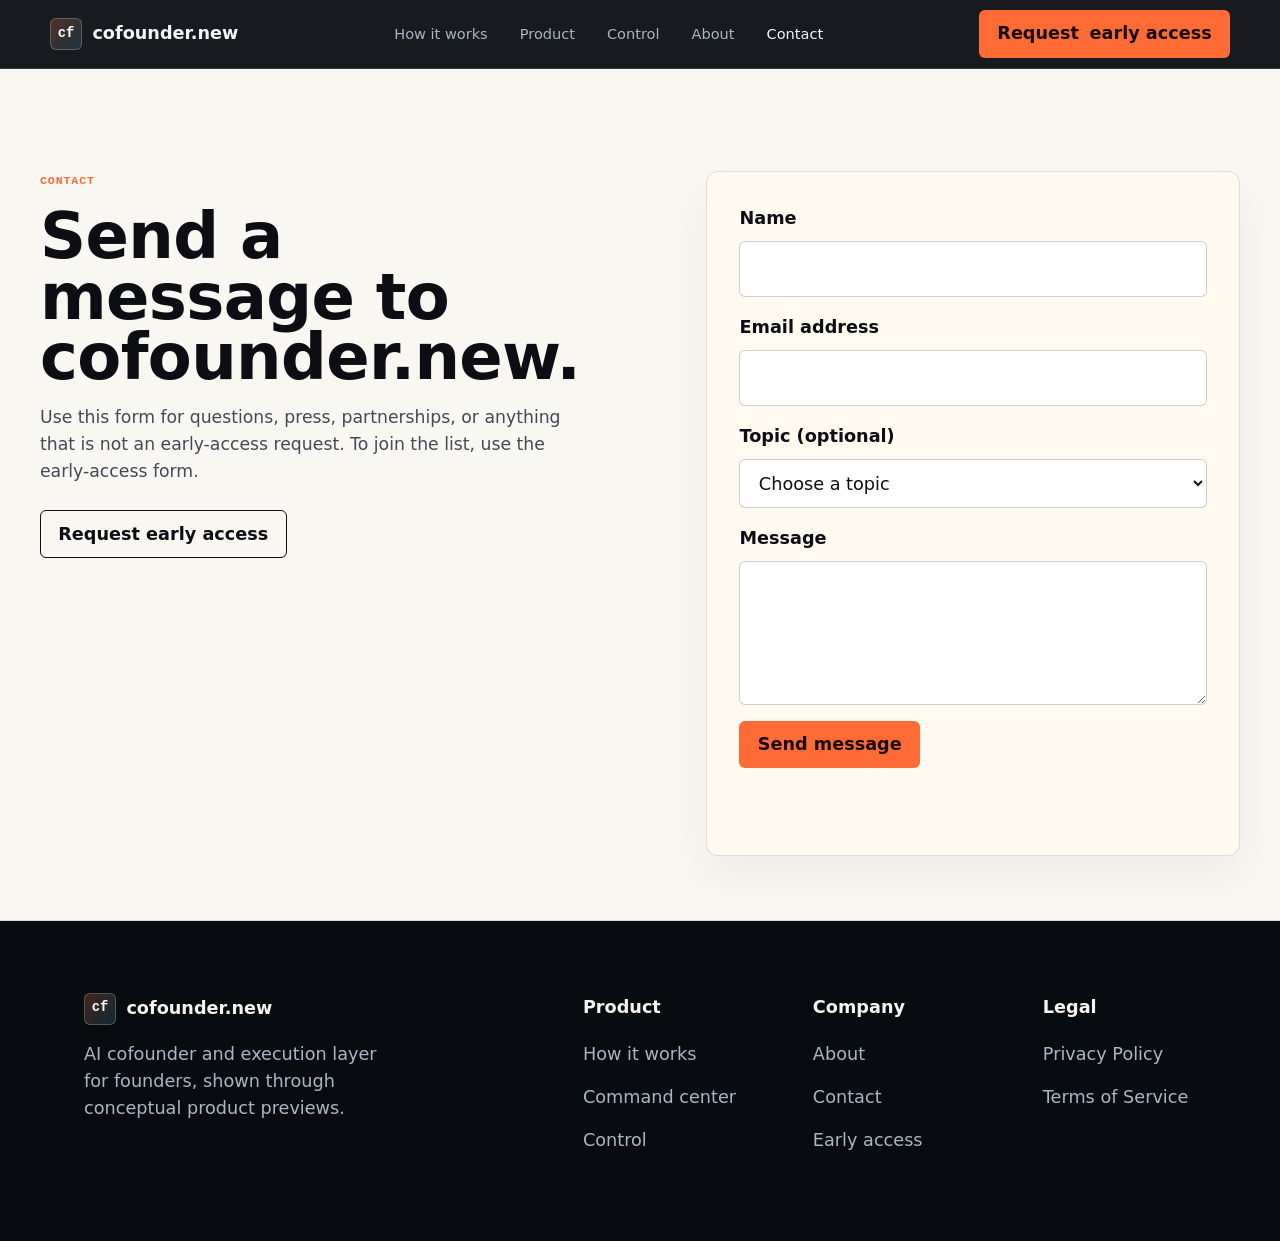
<file: contact.html>
<!doctype html>
<html lang="en">
<head>
  <meta charset="utf-8">
  <meta name="viewport" content="width=device-width, initial-scale=1">
  <title>Contact cofounder.new</title>
  <meta name="description" content="Contact cofounder.new for general questions, press, partnerships, or early-access related messages.">
  <link rel="icon" type="image/svg+xml" href="assets/favicons/favicon.svg">
  <link rel="icon" type="image/png" sizes="32x32" href="assets/favicons/favicon-32x32.png">
  <link rel="icon" type="image/png" sizes="48x48" href="assets/favicons/favicon-48x48.png">
  <link rel="apple-touch-icon" sizes="180x180" href="assets/favicons/apple-touch-icon.png">
  <link rel="stylesheet" href="assets/styles.css?v=2">
</head>
<body>
  <header class="site-header"><div class="nav-wrap"><a class="brand" href="index.html"><span class="brand-mark">cf</span><span>cofounder.new</span></a><nav class="nav-links" data-nav-links aria-label="Main navigation"><a href="how-it-works.html">How it works</a><a href="product.html">Product</a><a href="control.html">Control</a><a href="about.html">About</a><a aria-current="page" href="contact.html">Contact</a></nav><div class="nav-actions"><a class="button button-primary navbar-cta" href="early-access.html"><span class="hide-mobile">Request&nbsp;</span>early access</a><button class="menu-toggle" type="button" data-menu-toggle aria-label="Open navigation" aria-expanded="false"><svg width="20" height="20" viewBox="0 0 20 20" aria-hidden="true"><path fill="currentColor" d="M3 5h14v2H3V5Zm0 4h14v2H3V9Zm0 4h14v2H3v-2Z"/></svg></button></div></div></header>
  <main>
    <section class="page-hero contact-hero"><div class="container two-col"><div class="reveal"><p class="eyebrow">Contact</p><h1>Send a message to cofounder.new.</h1><p class="lead muted">Use this form for questions, press, partnerships, or anything that is not an early-access request. To join the list, use the early-access form.</p><div class="cta-row"><a class="button button-secondary" href="early-access.html">Request early access</a></div></div><form class="form-shell reveal" data-form="contact" novalidate><div class="field"><label for="contact-name">Name</label><input id="contact-name" name="name" autocomplete="name" required></div><div class="field"><label for="contact-email">Email address</label><input id="contact-email" name="email" type="email" autocomplete="email" required></div><div class="field"><label for="topic">Topic (optional)</label><select id="topic" name="topic"><option value="">Choose a topic</option><option>General question</option><option>Press</option><option>Partnership</option><option>Early access</option></select></div><div class="field"><label for="message">Message</label><textarea id="message" name="message" required></textarea></div><button class="button button-primary" type="submit">Send message</button><p class="form-message" data-form-message role="status" aria-live="polite"></p></form></div></section>
  </main>
  <footer class="site-footer">
  <div class="footer-inner">
    <div class="footer-brand">
      <div class="footer-logo-row">
        <a class="brand" href="index.html"><span class="brand-mark">cf</span><span>cofounder.new</span></a>
      </div>
      <p class="footer-description">AI cofounder and execution layer for founders, shown through conceptual product previews.</p>
    </div>
    <div class="footer-links">
      <div class="footer-column">
        <h4>Product</h4>
        <a href="how-it-works.html">How it works</a>
        <a href="product.html">Command center</a>
        <a href="control.html">Control</a>
      </div>
      <div class="footer-column">
        <h4>Company</h4>
        <a href="about.html">About</a>
        <a href="contact.html">Contact</a>
        <a href="early-access.html">Early access</a>
      </div>
      <div class="footer-column">
        <h4>Legal</h4>
        <a href="privacy-policy.html">Privacy Policy</a>
        <a href="terms-of-service.html">Terms of Service</a>
      </div>
    </div>
  </div>
</footer>
  <script src="assets/site.js"></script>
</body>
</html>
</file>
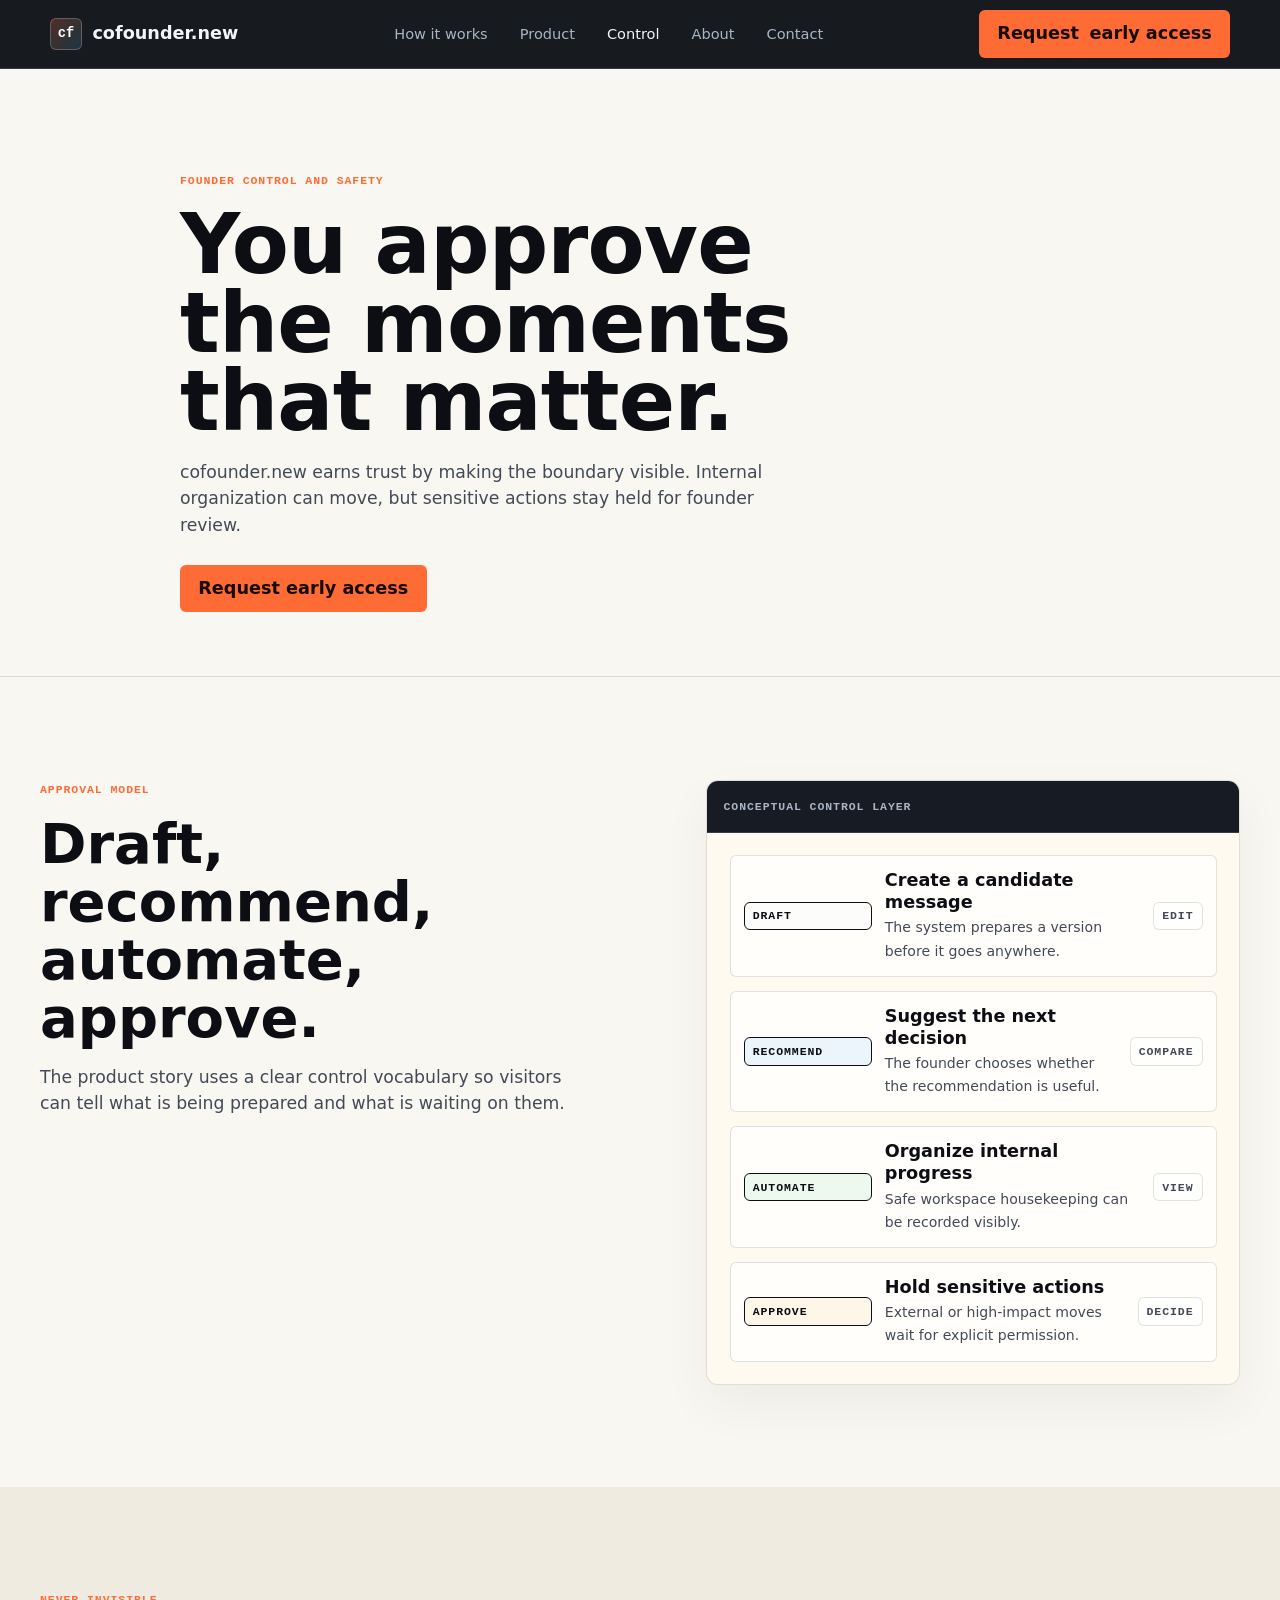
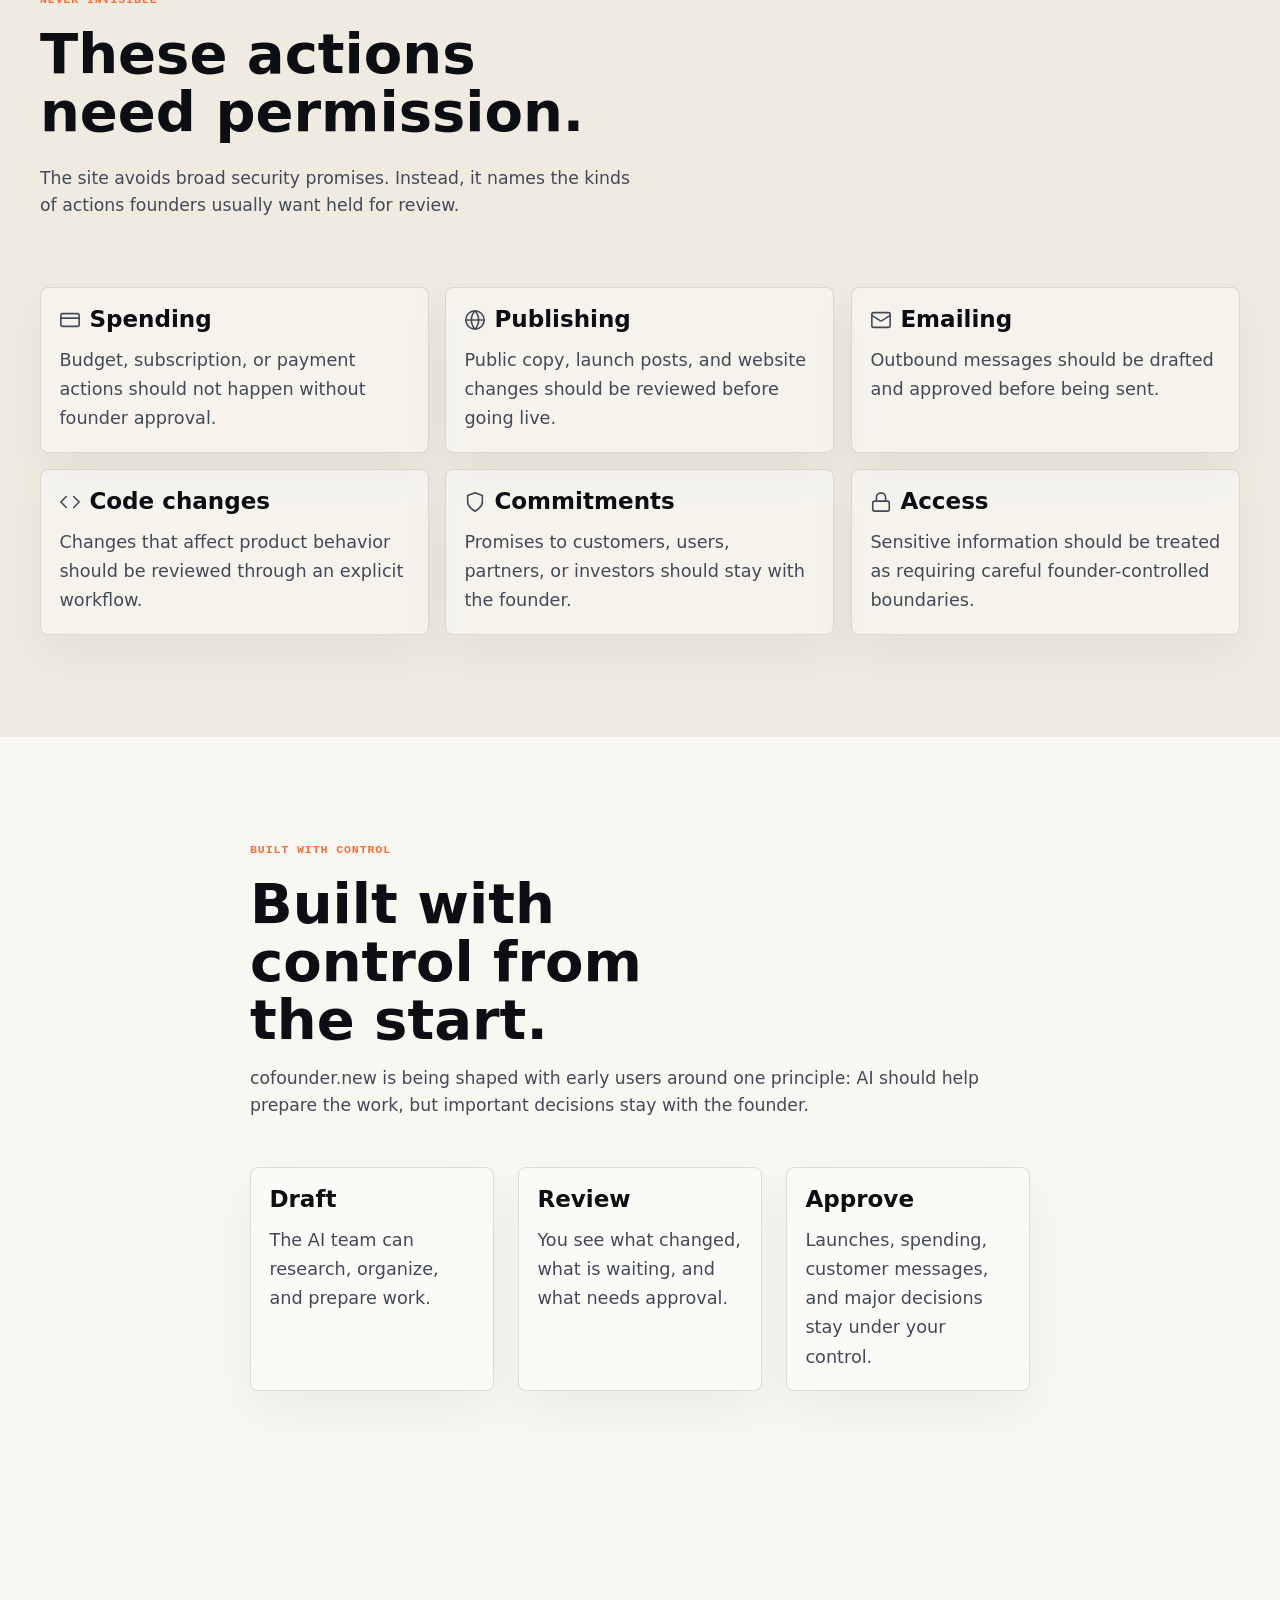
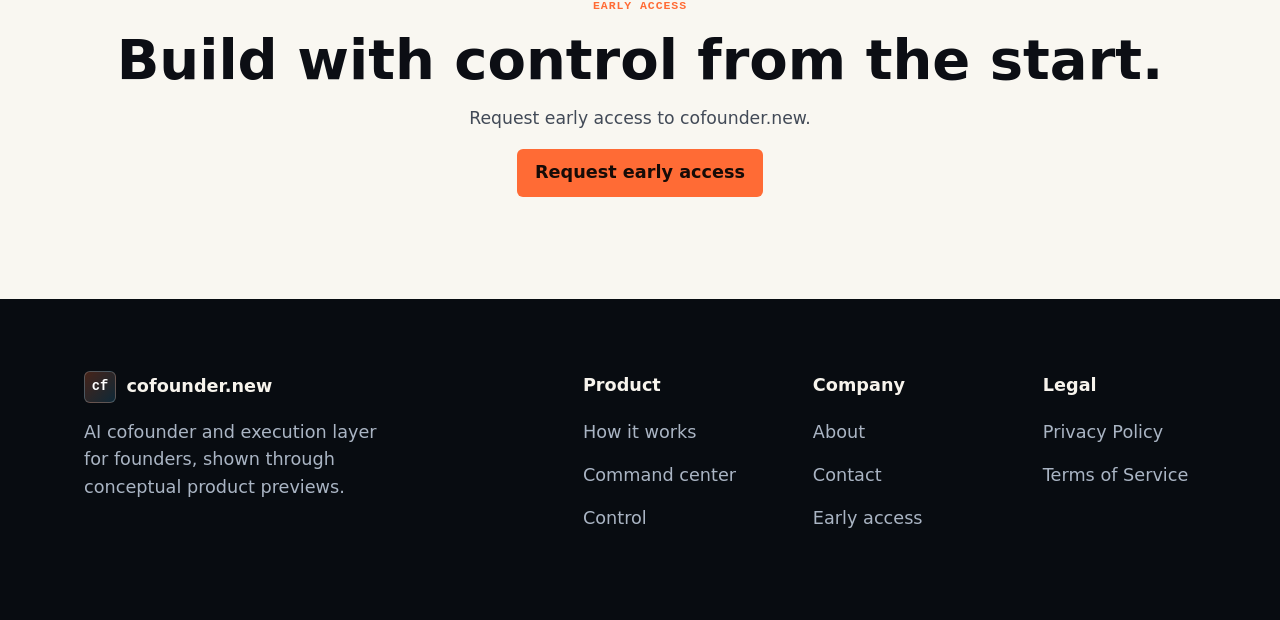
<file: control.html>
<!doctype html>
<html lang="en">
<head>
  <meta charset="utf-8">
  <meta name="viewport" content="width=device-width, initial-scale=1">
  <title>Founder control and safety, you approve the moments that matter</title>
  <meta name="description" content="cofounder.new is presented as approval-gated. Spending, publishing, emailing, and code changes stay in founder control. Request early access.">
  <link rel="icon" type="image/svg+xml" href="assets/favicons/favicon.svg">
  <link rel="icon" type="image/png" sizes="32x32" href="assets/favicons/favicon-32x32.png">
  <link rel="icon" type="image/png" sizes="48x48" href="assets/favicons/favicon-48x48.png">
  <link rel="apple-touch-icon" sizes="180x180" href="assets/favicons/apple-touch-icon.png">
  <link rel="stylesheet" href="assets/styles.css?v=2">
  <script type="application/ld+json">
    {"@context":"https://schema.org","@type":"FAQPage","mainEntity":[{"@type":"Question","name":"What stays in my control?","acceptedAnswer":{"@type":"Answer","text":"Sensitive actions such as spending, publishing, emailing, and code changes are described as founder approval moments."}},{"@type":"Question","name":"Is cofounder.new safe to use?","acceptedAnswer":{"@type":"Answer","text":"The website does not make security or compliance claims. It explains a control model where important actions are approval-gated."}}]}
  </script>
</head>
<body>
  <header class="site-header"><div class="nav-wrap"><a class="brand" href="index.html"><span class="brand-mark">cf</span><span>cofounder.new</span></a><nav class="nav-links" data-nav-links aria-label="Main navigation"><a href="how-it-works.html">How it works</a><a href="product.html">Product</a><a aria-current="page" href="control.html">Control</a><a href="about.html">About</a><a href="contact.html">Contact</a></nav><div class="nav-actions"><a class="button button-primary navbar-cta" href="early-access.html"><span class="hide-mobile">Request&nbsp;</span>early access</a><button class="menu-toggle" type="button" data-menu-toggle aria-label="Open navigation" aria-expanded="false"><svg width="20" height="20" viewBox="0 0 20 20" aria-hidden="true"><path fill="currentColor" d="M3 5h14v2H3V5Zm0 4h14v2H3V9Zm0 4h14v2H3v-2Z"/></svg></button></div></div></header>
  <main>
    <section class="page-hero text-hero"><div class="container"><p class="eyebrow">Founder control and safety</p><h1>You approve the moments that matter.</h1><p class="lead muted">cofounder.new earns trust by making the boundary visible. Internal organization can move, but sensitive actions stay held for founder review.</p><div class="cta-row"><a class="button button-primary" href="early-access.html">Request early access</a></div></div></section>
    <section class="section light-section"><div class="container two-col"><div class="reveal"><p class="eyebrow">Approval model</p><h2>Draft, recommend, automate, approve.</h2><p class="lead muted">The product story uses a clear control vocabulary so visitors can tell what is being prepared and what is waiting on them.</p></div><div class="control-panel reveal"><div class="panel-topbar"><span class="panel-label">Conceptual control layer</span></div><div class="panel-body"><div class="control-row"><span class="status status-draft">Draft</span><span class="control-copy"><strong>Create a candidate message</strong><span>The system prepares a version before it goes anywhere.</span></span><span class="chip">Edit</span></div><div class="control-row"><span class="status status-progress">Recommend</span><span class="control-copy"><strong>Suggest the next decision</strong><span>The founder chooses whether the recommendation is useful.</span></span><span class="chip">Compare</span></div><div class="control-row"><span class="status status-shipped">Automate</span><span class="control-copy"><strong>Organize internal progress</strong><span>Safe workspace housekeeping can be recorded visibly.</span></span><span class="chip">View</span></div><div class="control-row"><span class="status status-approval">Approve</span><span class="control-copy"><strong>Hold sensitive actions</strong><span>External or high-impact moves wait for explicit permission.</span></span><span class="chip">Decide</span></div></div></div></div></section>
    <section class="section paper-section"><div class="container"><div class="section-heading reveal"><div><p class="eyebrow">Never invisible</p><h2>These actions need permission.</h2></div><p class="lead muted">The site avoids broad security promises. Instead, it names the kinds of actions founders usually want held for review.</p></div><div class="info-grid"><article class="info-card reveal"><h3 class="with-icon"><svg class="card-icon" viewBox="0 0 24 24" fill="none" stroke="currentColor" stroke-width="1.75" stroke-linecap="round" stroke-linejoin="round" aria-hidden="true"><rect x="2" y="5" width="20" height="14" rx="2"/><line x1="2" y1="10" x2="22" y2="10"/></svg>Spending</h3><p>Budget, subscription, or payment actions should not happen without founder approval.</p></article><article class="info-card reveal"><h3 class="with-icon"><svg class="card-icon" viewBox="0 0 24 24" fill="none" stroke="currentColor" stroke-width="1.75" stroke-linecap="round" stroke-linejoin="round" aria-hidden="true"><circle cx="12" cy="12" r="10"/><path d="M2 12h20"/><path d="M12 2a15.3 15.3 0 0 1 4 10 15.3 15.3 0 0 1-4 10 15.3 15.3 0 0 1-4-10 15.3 15.3 0 0 1 4-10z"/></svg>Publishing</h3><p>Public copy, launch posts, and website changes should be reviewed before going live.</p></article><article class="info-card reveal"><h3 class="with-icon"><svg class="card-icon" viewBox="0 0 24 24" fill="none" stroke="currentColor" stroke-width="1.75" stroke-linecap="round" stroke-linejoin="round" aria-hidden="true"><rect width="20" height="16" x="2" y="4" rx="2"/><path d="m22 7-8.97 5.7a1.94 1.94 0 0 1-2.06 0L2 7"/></svg>Emailing</h3><p>Outbound messages should be drafted and approved before being sent.</p></article><article class="info-card reveal"><h3 class="with-icon"><svg class="card-icon" viewBox="0 0 24 24" fill="none" stroke="currentColor" stroke-width="1.75" stroke-linecap="round" stroke-linejoin="round" aria-hidden="true"><polyline points="16 18 22 12 16 6"/><polyline points="8 6 2 12 8 18"/></svg>Code changes</h3><p>Changes that affect product behavior should be reviewed through an explicit workflow.</p></article><article class="info-card reveal"><h3 class="with-icon"><svg class="card-icon" viewBox="0 0 24 24" fill="none" stroke="currentColor" stroke-width="1.75" stroke-linecap="round" stroke-linejoin="round" aria-hidden="true"><path d="M12 22s8-4 8-10V5l-8-3-8 3v7c0 6 8 10 8 10"/></svg>Commitments</h3><p>Promises to customers, users, partners, or investors should stay with the founder.</p></article><article class="info-card reveal"><h3 class="with-icon"><svg class="card-icon" viewBox="0 0 24 24" fill="none" stroke="currentColor" stroke-width="1.75" stroke-linecap="round" stroke-linejoin="round" aria-hidden="true"><rect width="18" height="11" x="3" y="11" rx="2" ry="2"/><path d="M7 11V7a5 5 0 0 1 10 0v4"/></svg>Access</h3><p>Sensitive information should be treated as requiring careful founder-controlled boundaries.</p></article></div></div></section>
    <section class="section light-section"><div class="container narrow reveal"><p class="eyebrow">BUILT WITH CONTROL</p><h2>Built with control from the start.</h2><p class="lead muted">cofounder.new is being shaped with early users around one principle: AI should help prepare the work, but important decisions stay with the founder.</p><div style="display: grid; grid-template-columns: repeat(auto-fit, minmax(220px, 1fr)); gap: 1.5rem; margin-top: 3rem;"><div class="info-card"><h3>Draft</h3><p>The AI team can research, organize, and prepare work.</p></div><div class="info-card"><h3>Review</h3><p>You see what changed, what is waiting, and what needs approval.</p></div><div class="info-card"><h3>Approve</h3><p>Launches, spending, customer messages, and major decisions stay under your control.</p></div></div></div></section>
    <section class="section light-section final-cta"><div class="container reveal"><p class="eyebrow">Early access</p><h2>Build with control from the start.</h2><p class="lead muted">Request early access to cofounder.new.</p><div class="cta-row" style="justify-content:center"><a class="button button-primary" href="early-access.html">Request early access</a></div></div></section>
  </main>
  <footer class="site-footer">
  <div class="footer-inner">
    <div class="footer-brand">
      <div class="footer-logo-row">
        <a class="brand" href="index.html"><span class="brand-mark">cf</span><span>cofounder.new</span></a>
      </div>
      <p class="footer-description">AI cofounder and execution layer for founders, shown through conceptual product previews.</p>
    </div>
    <div class="footer-links">
      <div class="footer-column">
        <h4>Product</h4>
        <a href="how-it-works.html">How it works</a>
        <a href="product.html">Command center</a>
        <a href="control.html">Control</a>
      </div>
      <div class="footer-column">
        <h4>Company</h4>
        <a href="about.html">About</a>
        <a href="contact.html">Contact</a>
        <a href="early-access.html">Early access</a>
      </div>
      <div class="footer-column">
        <h4>Legal</h4>
        <a href="privacy-policy.html">Privacy Policy</a>
        <a href="terms-of-service.html">Terms of Service</a>
      </div>
    </div>
  </div>
</footer>
  <script src="assets/site.js"></script>
</body>
</html>
</file>
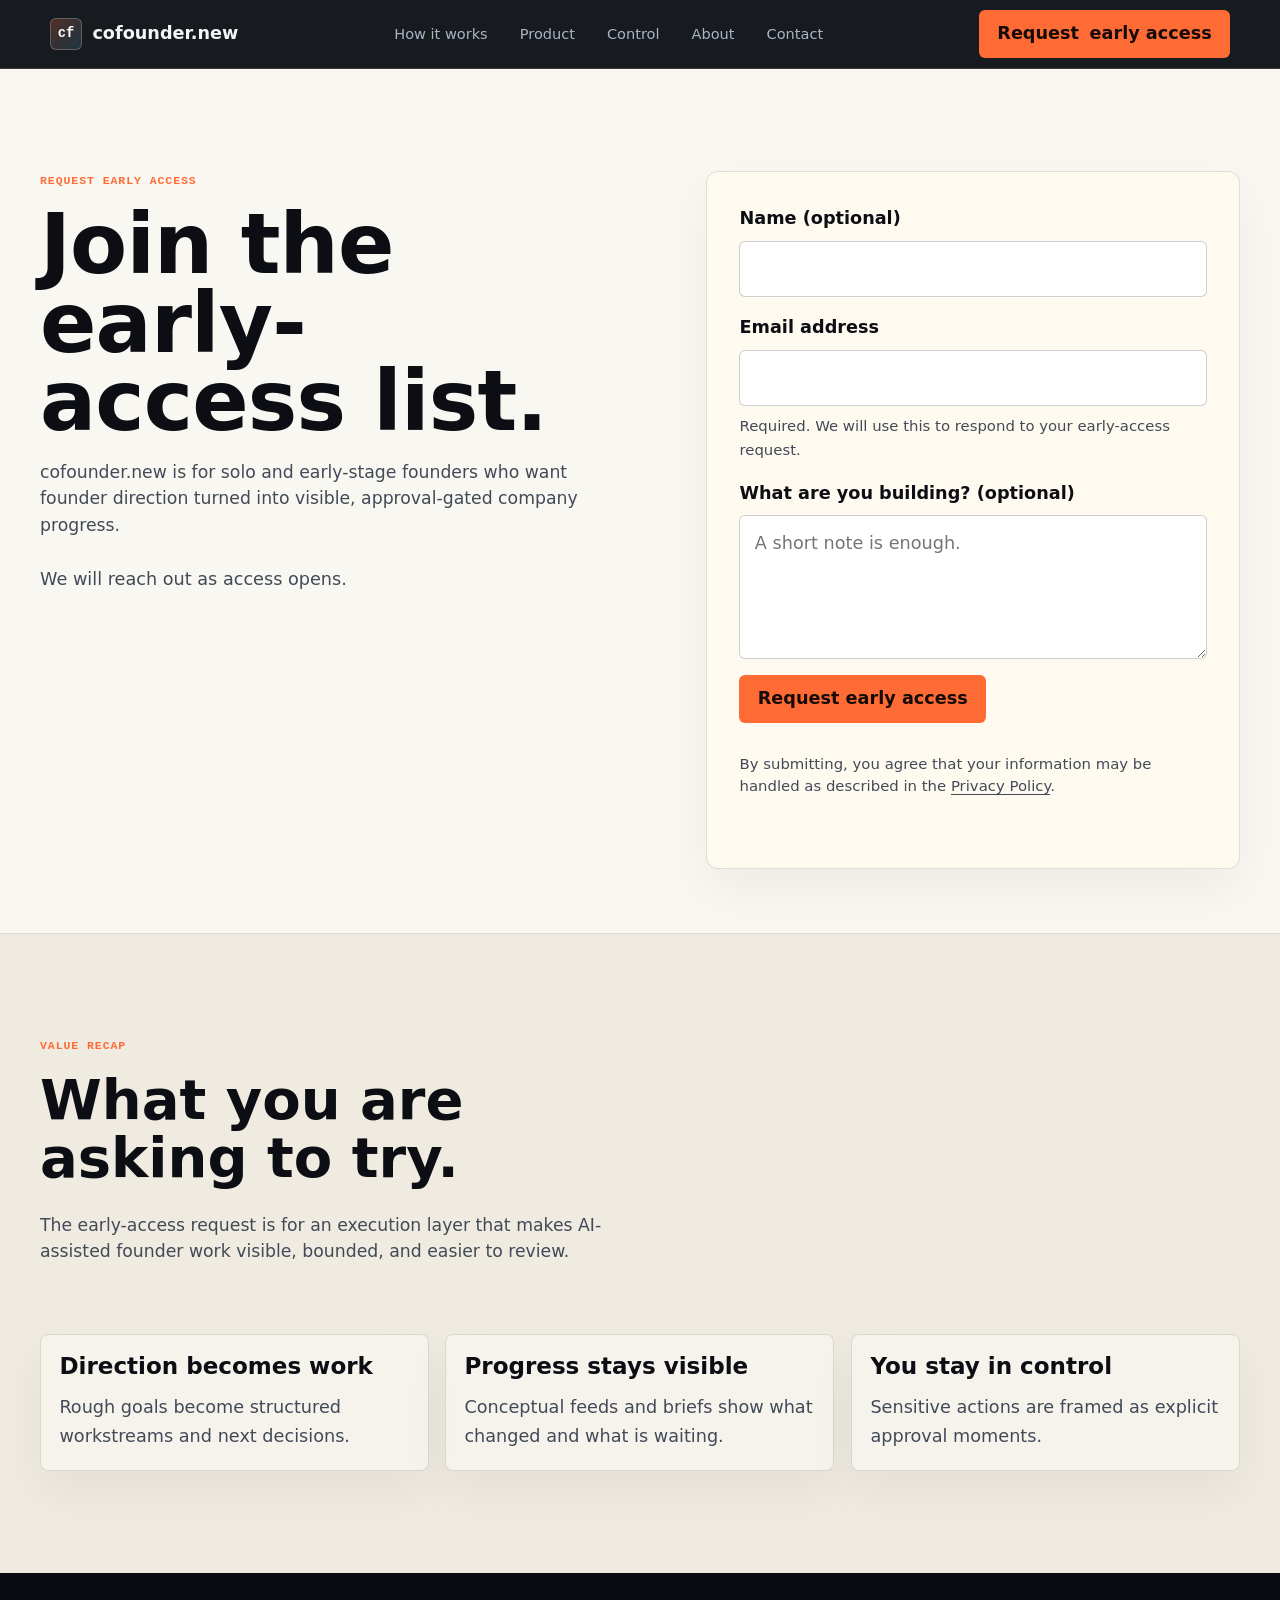
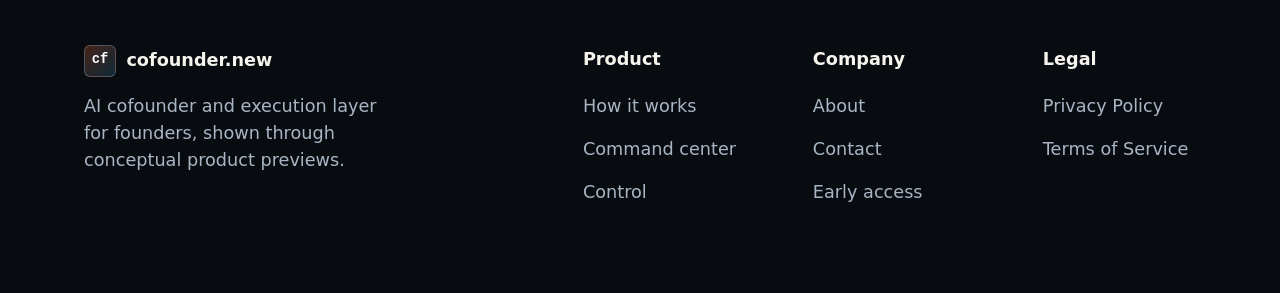
<file: early-access.html>
<!doctype html>
<html lang="en">
<head>
  <meta charset="utf-8">
  <meta name="viewport" content="width=device-width, initial-scale=1">
  <title>Request early access to cofounder.new</title>
  <meta name="description" content="Request early access to cofounder.new, an early-stage AI cofounder and execution layer for founders.">
  <link rel="icon" type="image/svg+xml" href="assets/favicons/favicon.svg">
  <link rel="icon" type="image/png" sizes="32x32" href="assets/favicons/favicon-32x32.png">
  <link rel="icon" type="image/png" sizes="48x48" href="assets/favicons/favicon-48x48.png">
  <link rel="apple-touch-icon" sizes="180x180" href="assets/favicons/apple-touch-icon.png">
  <link rel="stylesheet" href="assets/styles.css?v=2">
</head>
<body>
  <header class="site-header"><div class="nav-wrap"><a class="brand" href="index.html"><span class="brand-mark">cf</span><span>cofounder.new</span></a><nav class="nav-links" data-nav-links aria-label="Main navigation"><a href="how-it-works.html">How it works</a><a href="product.html">Product</a><a href="control.html">Control</a><a href="about.html">About</a><a href="contact.html">Contact</a></nav><div class="nav-actions"><a class="button button-primary navbar-cta" aria-current="page" href="early-access.html"><span class="hide-mobile">Request&nbsp;</span>early access</a><button class="menu-toggle" type="button" data-menu-toggle aria-label="Open navigation" aria-expanded="false"><svg width="20" height="20" viewBox="0 0 20 20" aria-hidden="true"><path fill="currentColor" d="M3 5h14v2H3V5Zm0 4h14v2H3V9Zm0 4h14v2H3v-2Z"/></svg></button></div></div></header>
  <main>
    <section class="page-hero"><div class="container two-col"><div class="reveal"><p class="eyebrow">Request early access</p><h1>Join the early-access list.</h1><p class="lead muted">cofounder.new is for solo and early-stage founders who want founder direction turned into visible, approval-gated company progress.</p><p class="muted">We will reach out as access opens.</p></div><form class="form-shell reveal" data-form="early-access" novalidate><div class="field"><label for="name">Name (optional)</label><input id="name" name="name" autocomplete="name"></div><div class="field"><label for="email">Email address</label><input id="email" name="email" type="email" autocomplete="email" required><span class="helper">Required. We will use this to respond to your early-access request.</span></div><div class="field"><label for="building">What are you building? (optional)</label><textarea id="building" name="building" placeholder="A short note is enough."></textarea></div><button class="button button-primary" type="submit">Request early access</button><p class="helper">By submitting, you agree that your information may be handled as described in the <a href="privacy-policy.html">Privacy Policy</a>.</p><p class="form-message" data-form-message role="status" aria-live="polite"></p></form></div></section>
    <section class="section paper-section"><div class="container"><div class="section-heading reveal"><div><p class="eyebrow">Value recap</p><h2>What you are asking to try.</h2></div><p class="lead muted">The early-access request is for an execution layer that makes AI-assisted founder work visible, bounded, and easier to review.</p></div><div class="info-grid"><article class="info-card reveal"><h3>Direction becomes work</h3><p>Rough goals become structured workstreams and next decisions.</p></article><article class="info-card reveal"><h3>Progress stays visible</h3><p>Conceptual feeds and briefs show what changed and what is waiting.</p></article><article class="info-card reveal"><h3>You stay in control</h3><p>Sensitive actions are framed as explicit approval moments.</p></article></div></div></section>
  </main>
  <footer class="site-footer">
  <div class="footer-inner">
    <div class="footer-brand">
      <div class="footer-logo-row">
        <a class="brand" href="index.html"><span class="brand-mark">cf</span><span>cofounder.new</span></a>
      </div>
      <p class="footer-description">AI cofounder and execution layer for founders, shown through conceptual product previews.</p>
    </div>
    <div class="footer-links">
      <div class="footer-column">
        <h4>Product</h4>
        <a href="how-it-works.html">How it works</a>
        <a href="product.html">Command center</a>
        <a href="control.html">Control</a>
      </div>
      <div class="footer-column">
        <h4>Company</h4>
        <a href="about.html">About</a>
        <a href="contact.html">Contact</a>
        <a href="early-access.html">Early access</a>
      </div>
      <div class="footer-column">
        <h4>Legal</h4>
        <a href="privacy-policy.html">Privacy Policy</a>
        <a href="terms-of-service.html">Terms of Service</a>
      </div>
    </div>
  </div>
</footer>
  <script src="assets/site.js"></script>
</body>
</html>
</file>
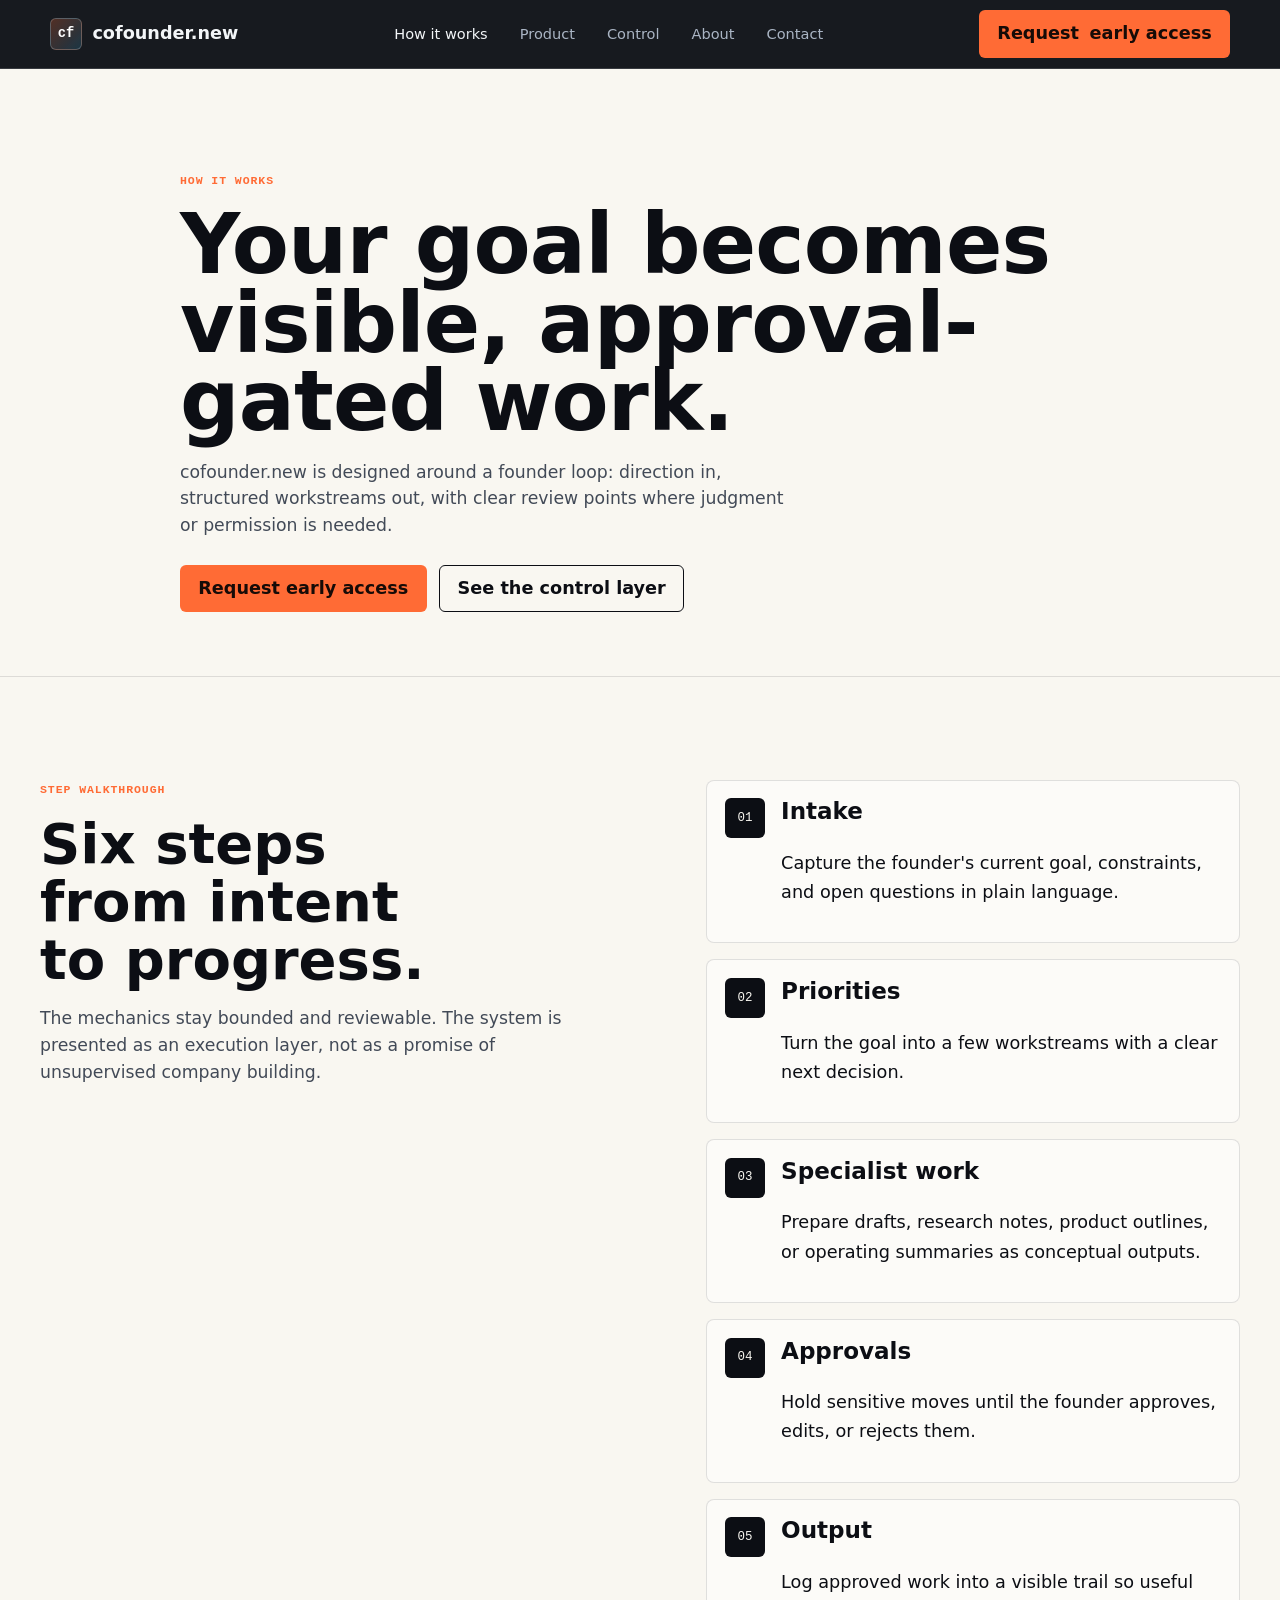
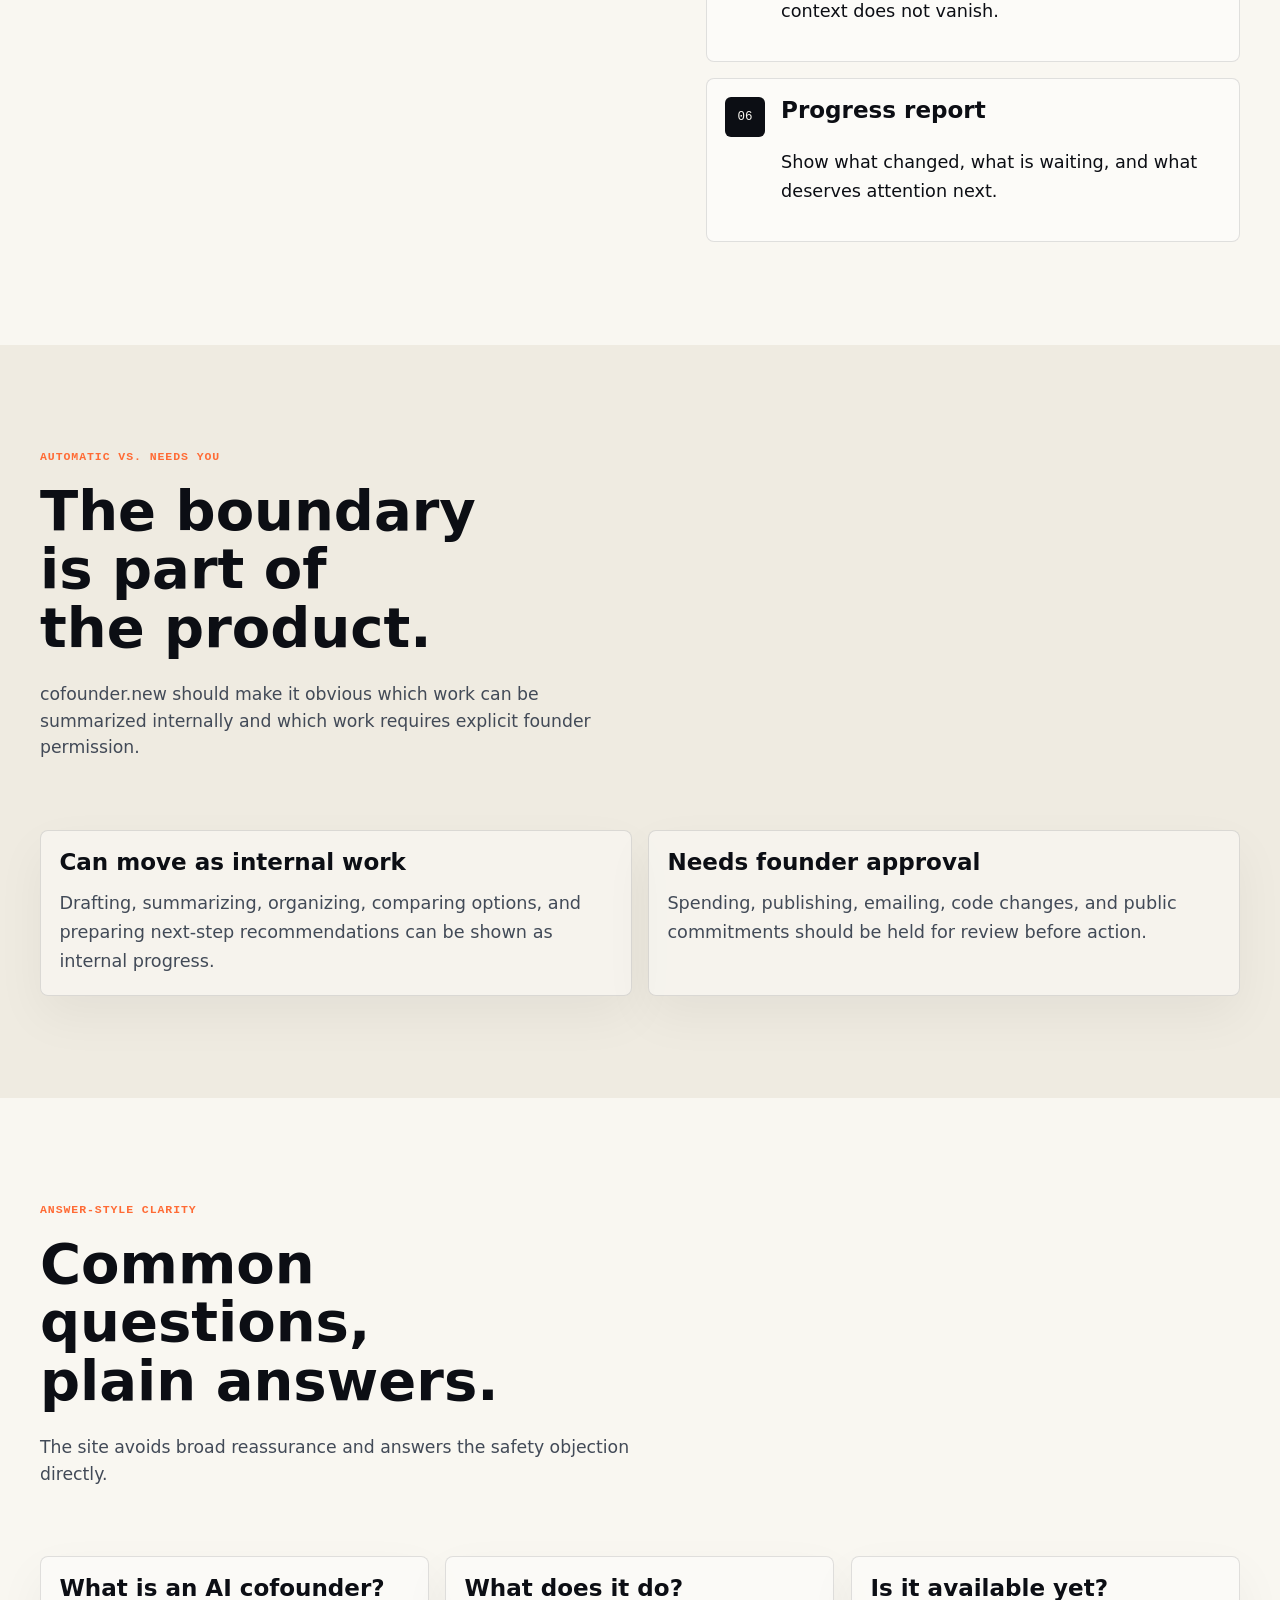
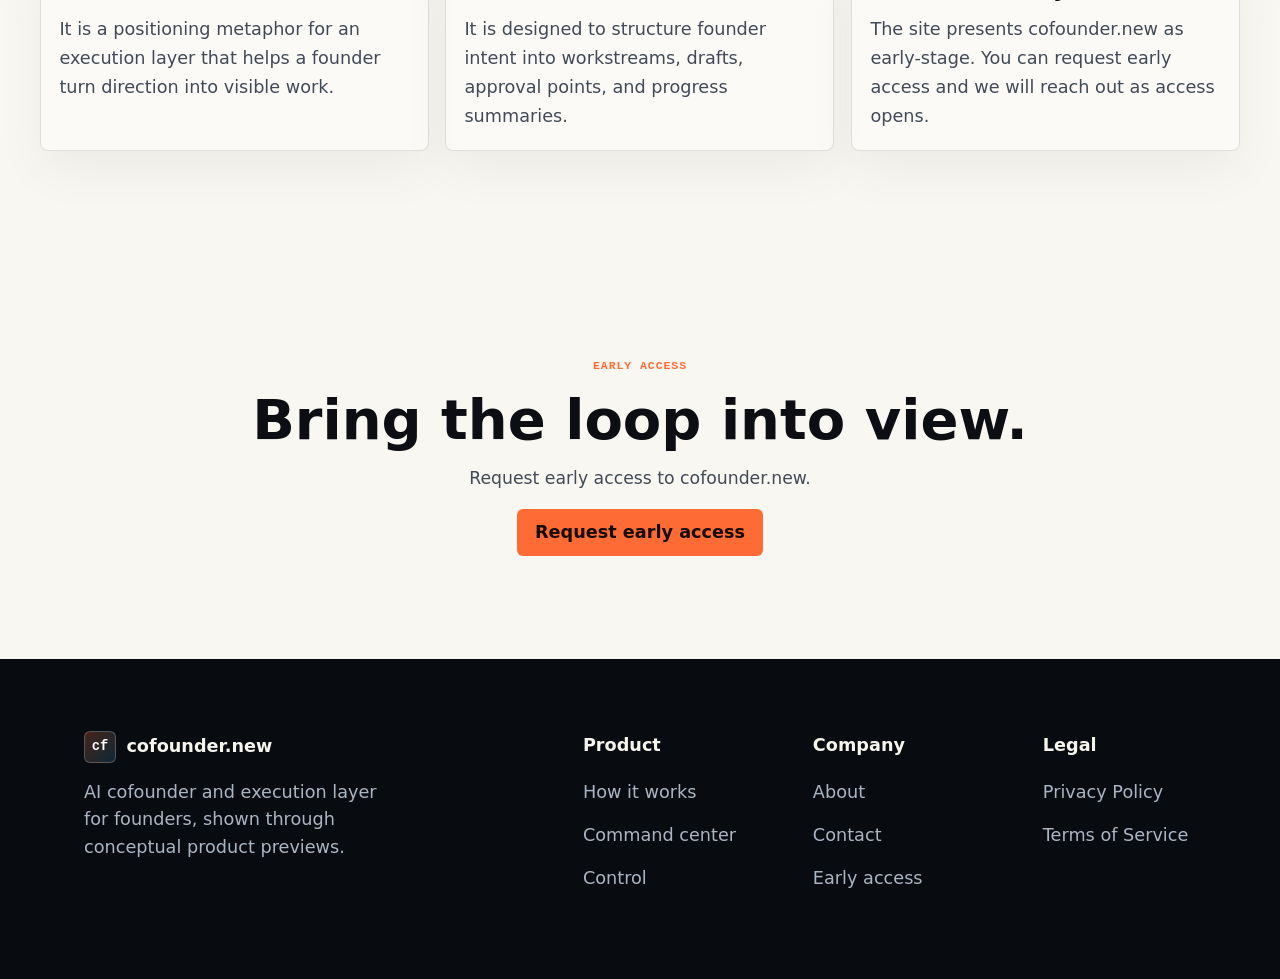
<file: how-it-works.html>
<!doctype html>
<html lang="en">
<head>
  <meta charset="utf-8">
  <meta name="viewport" content="width=device-width, initial-scale=1">
  <title>How cofounder.new works, from your goal to shipped, approval-gated work</title>
  <meta name="description" content="See how cofounder.new is designed to turn founder direction into structured workstreams, review points, and visible progress. Request early access.">
  <link rel="icon" type="image/svg+xml" href="assets/favicons/favicon.svg">
  <link rel="icon" type="image/png" sizes="32x32" href="assets/favicons/favicon-32x32.png">
  <link rel="icon" type="image/png" sizes="48x48" href="assets/favicons/favicon-48x48.png">
  <link rel="apple-touch-icon" sizes="180x180" href="assets/favicons/apple-touch-icon.png">
  <link rel="stylesheet" href="assets/styles.css?v=2">
  <script type="application/ld+json">
    {"@context":"https://schema.org","@type":"FAQPage","mainEntity":[{"@type":"Question","name":"How does an AI cofounder work?","acceptedAnswer":{"@type":"Answer","text":"cofounder.new is designed to take founder direction, structure it into visible workstreams, and surface approval points before sensitive work moves forward."}},{"@type":"Question","name":"Is cofounder.new autonomous?","acceptedAnswer":{"@type":"Answer","text":"The site frames cofounder.new as approval-gated. Sensitive actions such as spending, publishing, emailing, and code changes stay in founder control."}}]}
  </script>
</head>
<body>
  <header class="site-header">
    <div class="nav-wrap">
      <a class="brand" href="index.html"><span class="brand-mark">cf</span><span>cofounder.new</span></a>
      <nav class="nav-links" data-nav-links aria-label="Main navigation">
        <a aria-current="page" href="how-it-works.html">How it works</a><a href="product.html">Product</a><a href="control.html">Control</a><a href="about.html">About</a><a href="contact.html">Contact</a>
      </nav>
      <div class="nav-actions"><a class="button button-primary navbar-cta" href="early-access.html"><span class="hide-mobile">Request&nbsp;</span>early access</a><button class="menu-toggle" type="button" data-menu-toggle aria-label="Open navigation" aria-expanded="false"><svg width="20" height="20" viewBox="0 0 20 20" aria-hidden="true"><path fill="currentColor" d="M3 5h14v2H3V5Zm0 4h14v2H3V9Zm0 4h14v2H3v-2Z"/></svg></button></div>
    </div>
  </header>
  <main>
    <section class="page-hero text-hero">
      <div class="container">
        <p class="eyebrow">How it works</p>
        <h1>Your goal becomes visible, approval-gated work.</h1>
        <p class="lead muted">cofounder.new is designed around a founder loop: direction in, structured workstreams out, with clear review points where judgment or permission is needed.</p>
        <div class="cta-row"><a class="button button-primary" href="early-access.html">Request early access</a><a class="button button-secondary" href="control.html">See the control layer</a></div>
      </div>
    </section>
    <section class="section light-section">
      <div class="container two-col">
        <div class="reveal">
          <p class="eyebrow">Step walkthrough</p>
          <h2>Six steps from intent to progress.</h2>
          <p class="lead muted">The mechanics stay bounded and reviewable. The system is presented as an execution layer, not as a promise of unsupervised company building.</p>
        </div>
        <ol class="steps reveal">
          <li><div><h3>Intake</h3><p>Capture the founder's current goal, constraints, and open questions in plain language.</p></div></li>
          <li><div><h3>Priorities</h3><p>Turn the goal into a few workstreams with a clear next decision.</p></div></li>
          <li><div><h3>Specialist work</h3><p>Prepare drafts, research notes, product outlines, or operating summaries as conceptual outputs.</p></div></li>
          <li><div><h3>Approvals</h3><p>Hold sensitive moves until the founder approves, edits, or rejects them.</p></div></li>
          <li><div><h3>Output</h3><p>Log approved work into a visible trail so useful context does not vanish.</p></div></li>
          <li><div><h3>Progress report</h3><p>Show what changed, what is waiting, and what deserves attention next.</p></div></li>
        </ol>
      </div>
    </section>
    <section class="section paper-section">
      <div class="container">
        <div class="section-heading reveal">
          <div><p class="eyebrow">Automatic vs. needs you</p><h2>The boundary is part of the product.</h2></div>
          <p class="lead muted">cofounder.new should make it obvious which work can be summarized internally and which work requires explicit founder permission.</p>
        </div>
        <div class="split-list">
          <article class="info-card reveal"><h3>Can move as internal work</h3><p>Drafting, summarizing, organizing, comparing options, and preparing next-step recommendations can be shown as internal progress.</p></article>
          <article class="info-card reveal"><h3>Needs founder approval</h3><p>Spending, publishing, emailing, code changes, and public commitments should be held for review before action.</p></article>
        </div>
      </div>
    </section>
    <section class="section light-section">
      <div class="container">
        <div class="section-heading reveal"><div><p class="eyebrow">Answer-style clarity</p><h2>Common questions, plain answers.</h2></div><p class="lead muted">The site avoids broad reassurance and answers the safety objection directly.</p></div>
        <div class="info-grid">
          <article class="faq-card reveal"><h3>What is an AI cofounder?</h3><p>It is a positioning metaphor for an execution layer that helps a founder turn direction into visible work.</p></article>
          <article class="faq-card reveal"><h3>What does it do?</h3><p>It is designed to structure founder intent into workstreams, drafts, approval points, and progress summaries.</p></article>
          <article class="faq-card reveal"><h3>Is it available yet?</h3><p>The site presents cofounder.new as early-stage. You can request early access and we will reach out as access opens.</p></article>
        </div>
      </div>
    </section>
    <section class="section light-section final-cta"><div class="container reveal"><p class="eyebrow">Early access</p><h2>Bring the loop into view.</h2><p class="lead muted">Request early access to cofounder.new.</p><div class="cta-row" style="justify-content:center"><a class="button button-primary" href="early-access.html">Request early access</a></div></div></section>
  </main>
  <footer class="site-footer">
  <div class="footer-inner">
    <div class="footer-brand">
      <div class="footer-logo-row">
        <a class="brand" href="index.html"><span class="brand-mark">cf</span><span>cofounder.new</span></a>
      </div>
      <p class="footer-description">AI cofounder and execution layer for founders, shown through conceptual product previews.</p>
    </div>
    <div class="footer-links">
      <div class="footer-column">
        <h4>Product</h4>
        <a href="how-it-works.html">How it works</a>
        <a href="product.html">Command center</a>
        <a href="control.html">Control</a>
      </div>
      <div class="footer-column">
        <h4>Company</h4>
        <a href="about.html">About</a>
        <a href="contact.html">Contact</a>
        <a href="early-access.html">Early access</a>
      </div>
      <div class="footer-column">
        <h4>Legal</h4>
        <a href="privacy-policy.html">Privacy Policy</a>
        <a href="terms-of-service.html">Terms of Service</a>
      </div>
    </div>
  </div>
</footer>
  <script src="assets/site.js"></script>
</body>
</html>
</file>
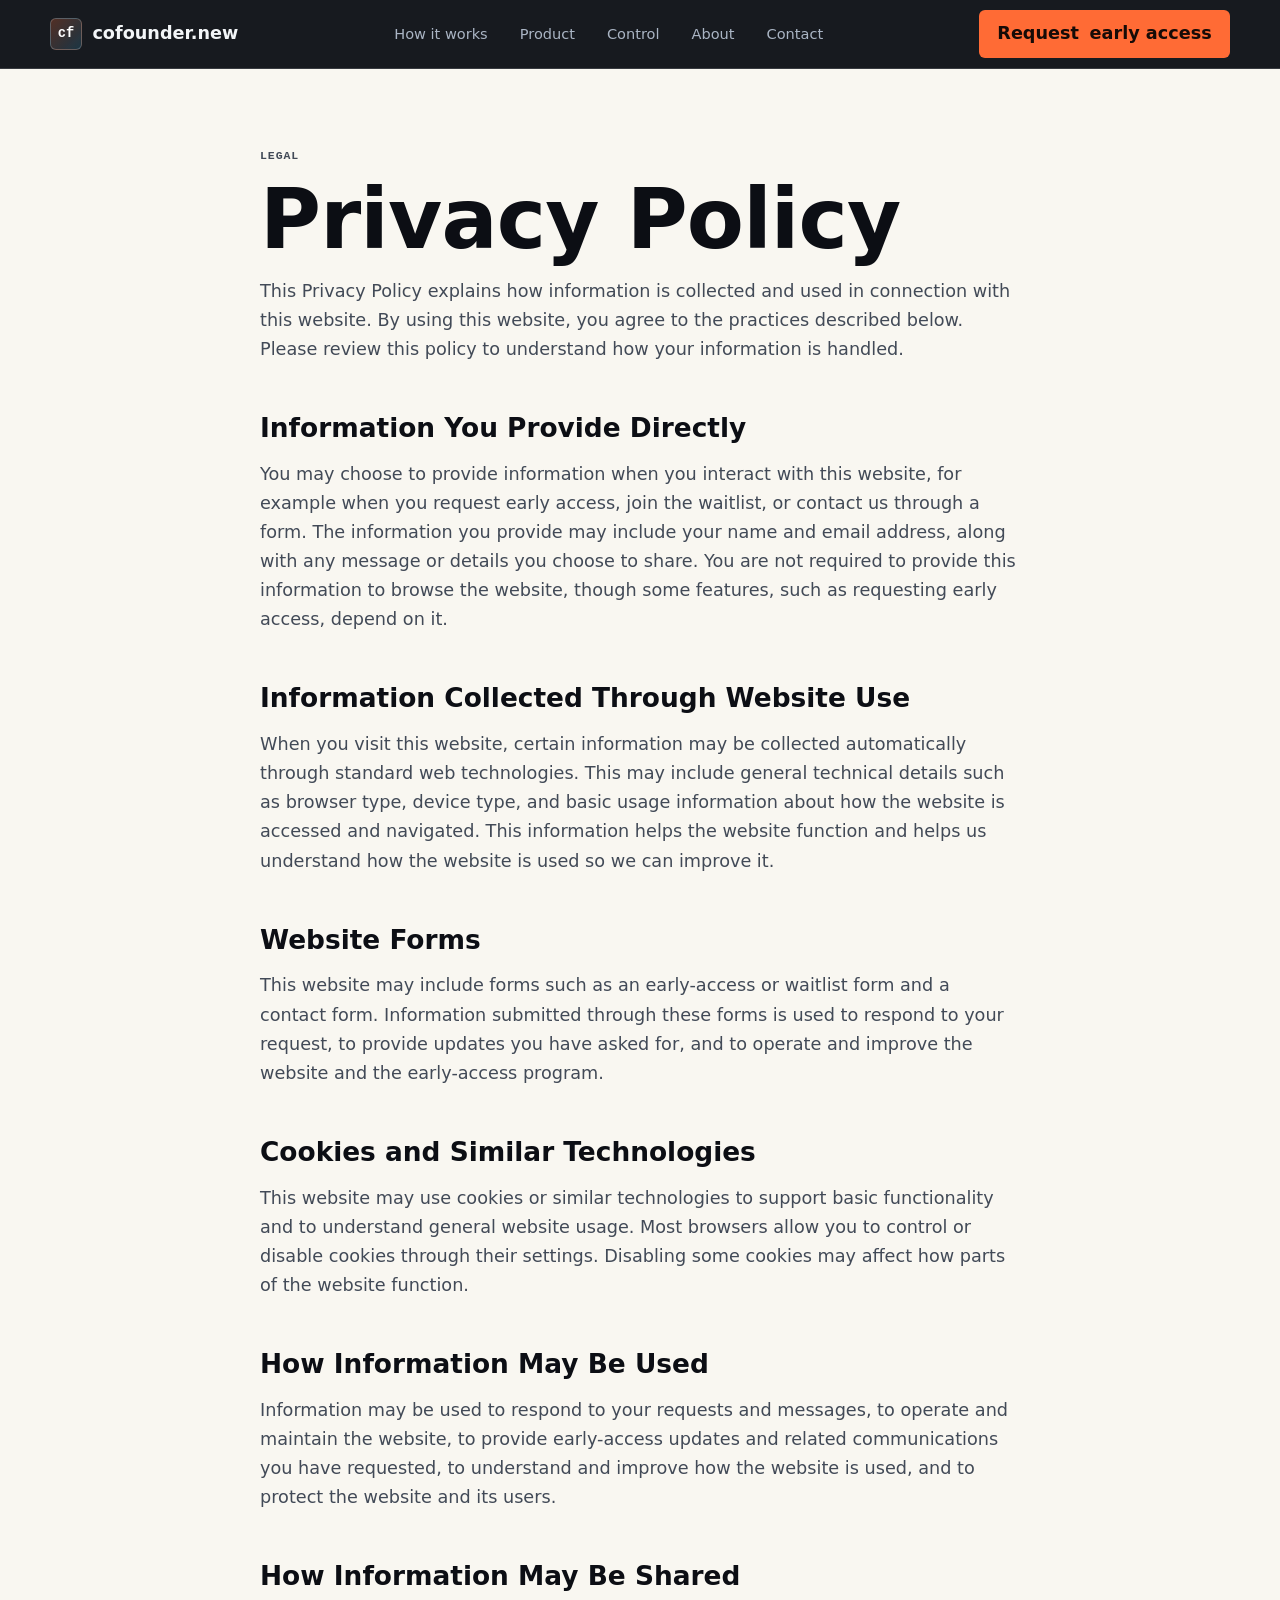
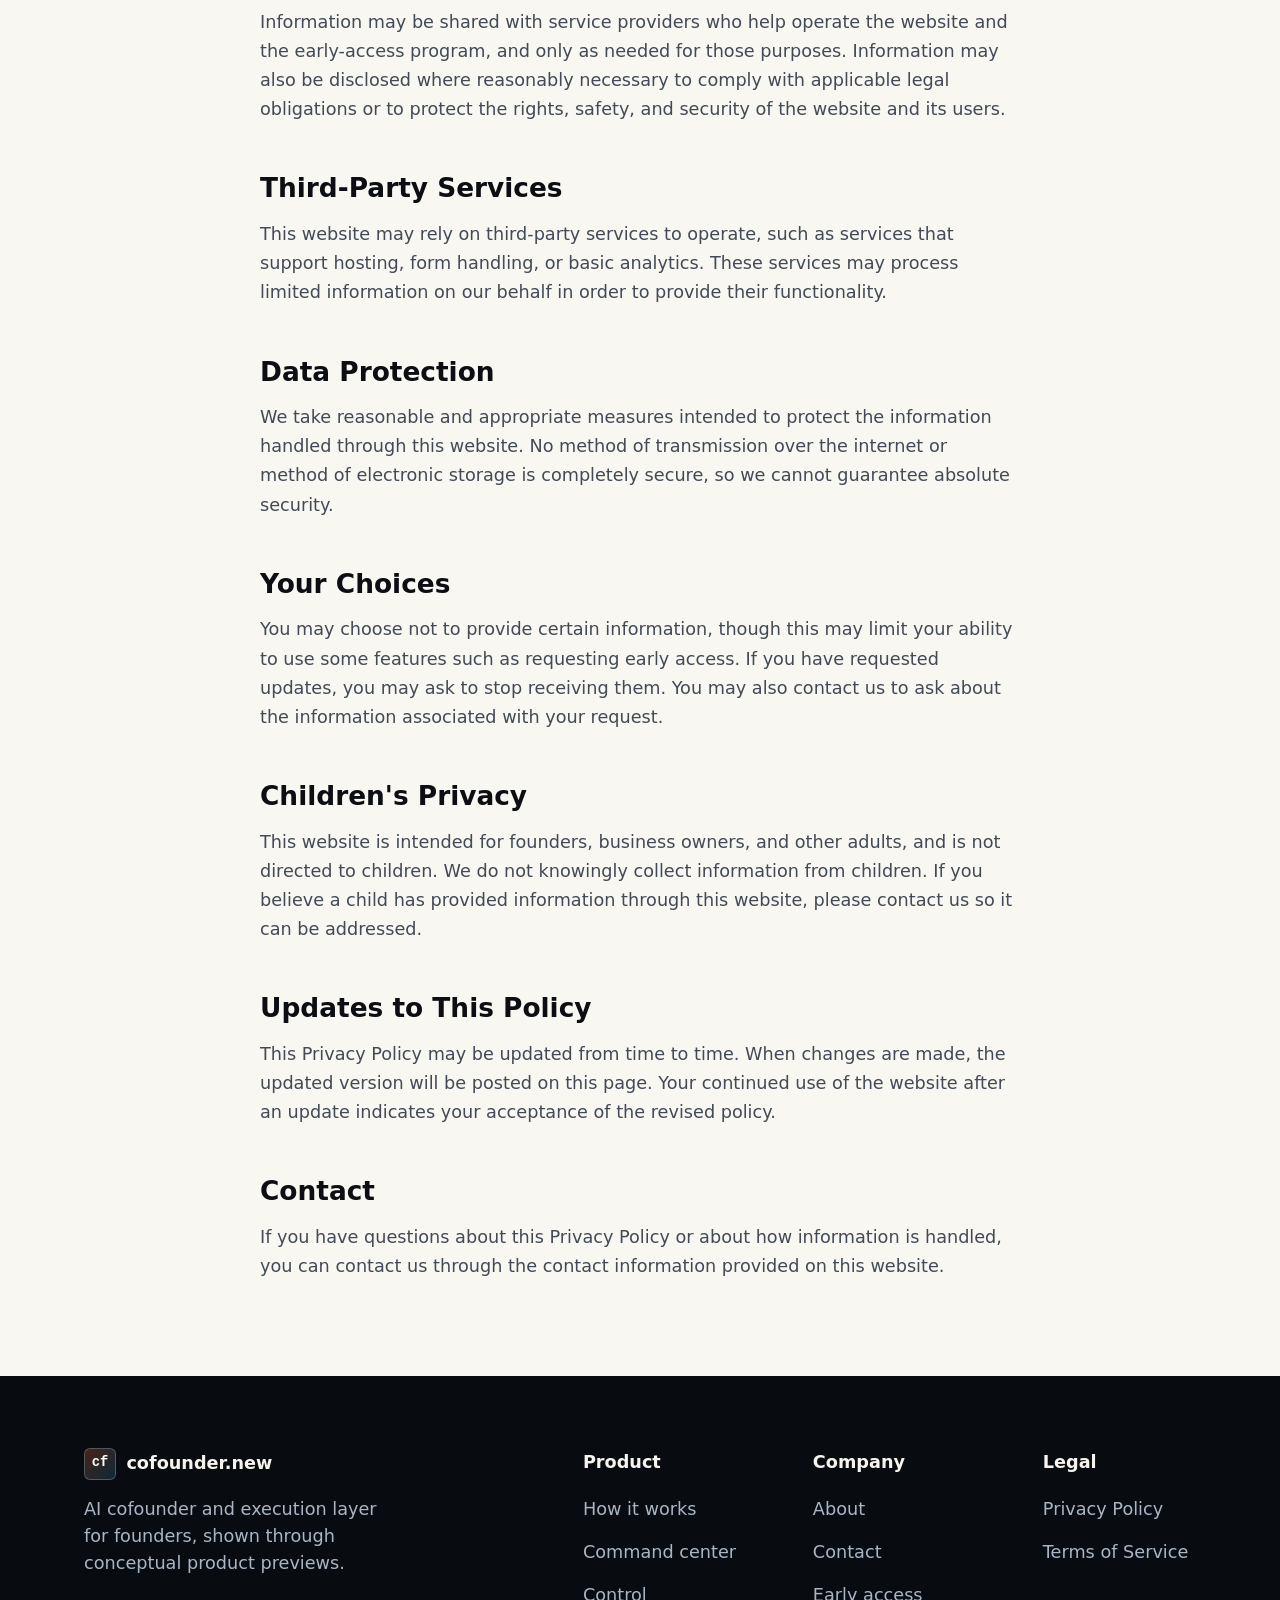
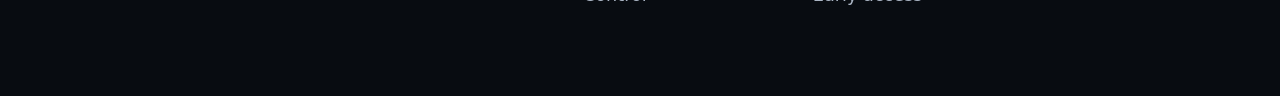
<file: privacy-policy.html>
<!doctype html>
<html lang="en">
<head>
  <meta charset="utf-8">
  <meta name="viewport" content="width=device-width, initial-scale=1">
  <title>Privacy Policy, cofounder.new</title>
  <meta name="description" content="Privacy Policy for the cofounder.new website, including information provided through early-access and contact forms.">
  <link rel="icon" type="image/svg+xml" href="assets/favicons/favicon.svg">
  <link rel="icon" type="image/png" sizes="32x32" href="assets/favicons/favicon-32x32.png">
  <link rel="icon" type="image/png" sizes="48x48" href="assets/favicons/favicon-48x48.png">
  <link rel="apple-touch-icon" sizes="180x180" href="assets/favicons/apple-touch-icon.png">
  <link rel="stylesheet" href="assets/styles.css?v=2">
</head>
<body>
  <header class="site-header"><div class="nav-wrap"><a class="brand" href="index.html"><span class="brand-mark">cf</span><span>cofounder.new</span></a><nav class="nav-links" data-nav-links aria-label="Main navigation"><a href="how-it-works.html">How it works</a><a href="product.html">Product</a><a href="control.html">Control</a><a href="about.html">About</a><a href="contact.html">Contact</a></nav><div class="nav-actions"><a class="button button-primary navbar-cta" href="early-access.html"><span class="hide-mobile">Request&nbsp;</span>early access</a><button class="menu-toggle" type="button" data-menu-toggle aria-label="Open navigation" aria-expanded="false"><svg width="20" height="20" viewBox="0 0 20 20" aria-hidden="true"><path fill="currentColor" d="M3 5h14v2H3V5Zm0 4h14v2H3V9Zm0 4h14v2H3v-2Z"/></svg></button></div></div></header>
  <main class="legal-layout">
    <article class="narrow">
      <p class="eyebrow">Legal</p>
      <h1>Privacy Policy</h1>
      <p>This Privacy Policy explains how information is collected and used in connection with this website. By using this website, you agree to the practices described below. Please review this policy to understand how your information is handled.</p>
      <h2>Information You Provide Directly</h2>
      <p>You may choose to provide information when you interact with this website, for example when you request early access, join the waitlist, or contact us through a form. The information you provide may include your name and email address, along with any message or details you choose to share. You are not required to provide this information to browse the website, though some features, such as requesting early access, depend on it.</p>
      <h2>Information Collected Through Website Use</h2>
      <p>When you visit this website, certain information may be collected automatically through standard web technologies. This may include general technical details such as browser type, device type, and basic usage information about how the website is accessed and navigated. This information helps the website function and helps us understand how the website is used so we can improve it.</p>
      <h2>Website Forms</h2>
      <p>This website may include forms such as an early-access or waitlist form and a contact form. Information submitted through these forms is used to respond to your request, to provide updates you have asked for, and to operate and improve the website and the early-access program.</p>
      <h2>Cookies and Similar Technologies</h2>
      <p>This website may use cookies or similar technologies to support basic functionality and to understand general website usage. Most browsers allow you to control or disable cookies through their settings. Disabling some cookies may affect how parts of the website function.</p>
      <h2>How Information May Be Used</h2>
      <p>Information may be used to respond to your requests and messages, to operate and maintain the website, to provide early-access updates and related communications you have requested, to understand and improve how the website is used, and to protect the website and its users.</p>
      <h2>How Information May Be Shared</h2>
      <p>Information may be shared with service providers who help operate the website and the early-access program, and only as needed for those purposes. Information may also be disclosed where reasonably necessary to comply with applicable legal obligations or to protect the rights, safety, and security of the website and its users.</p>
      <h2>Third-Party Services</h2>
      <p>This website may rely on third-party services to operate, such as services that support hosting, form handling, or basic analytics. These services may process limited information on our behalf in order to provide their functionality.</p>
      <h2>Data Protection</h2>
      <p>We take reasonable and appropriate measures intended to protect the information handled through this website. No method of transmission over the internet or method of electronic storage is completely secure, so we cannot guarantee absolute security.</p>
      <h2>Your Choices</h2>
      <p>You may choose not to provide certain information, though this may limit your ability to use some features such as requesting early access. If you have requested updates, you may ask to stop receiving them. You may also contact us to ask about the information associated with your request.</p>
      <h2>Children's Privacy</h2>
      <p>This website is intended for founders, business owners, and other adults, and is not directed to children. We do not knowingly collect information from children. If you believe a child has provided information through this website, please contact us so it can be addressed.</p>
      <h2>Updates to This Policy</h2>
      <p>This Privacy Policy may be updated from time to time. When changes are made, the updated version will be posted on this page. Your continued use of the website after an update indicates your acceptance of the revised policy.</p>
      <h2>Contact</h2>
      <p>If you have questions about this Privacy Policy or about how information is handled, you can contact us through the contact information provided on this website.</p>
    </article>
  </main>
  <footer class="site-footer">
  <div class="footer-inner">
    <div class="footer-brand">
      <div class="footer-logo-row">
        <a class="brand" href="index.html"><span class="brand-mark">cf</span><span>cofounder.new</span></a>
      </div>
      <p class="footer-description">AI cofounder and execution layer for founders, shown through conceptual product previews.</p>
    </div>
    <div class="footer-links">
      <div class="footer-column">
        <h4>Product</h4>
        <a href="how-it-works.html">How it works</a>
        <a href="product.html">Command center</a>
        <a href="control.html">Control</a>
      </div>
      <div class="footer-column">
        <h4>Company</h4>
        <a href="about.html">About</a>
        <a href="contact.html">Contact</a>
        <a href="early-access.html">Early access</a>
      </div>
      <div class="footer-column">
        <h4>Legal</h4>
        <a href="privacy-policy.html">Privacy Policy</a>
        <a href="terms-of-service.html">Terms of Service</a>
      </div>
    </div>
  </div>
</footer>
  <script src="assets/site.js"></script>
</body>
</html>
</file>
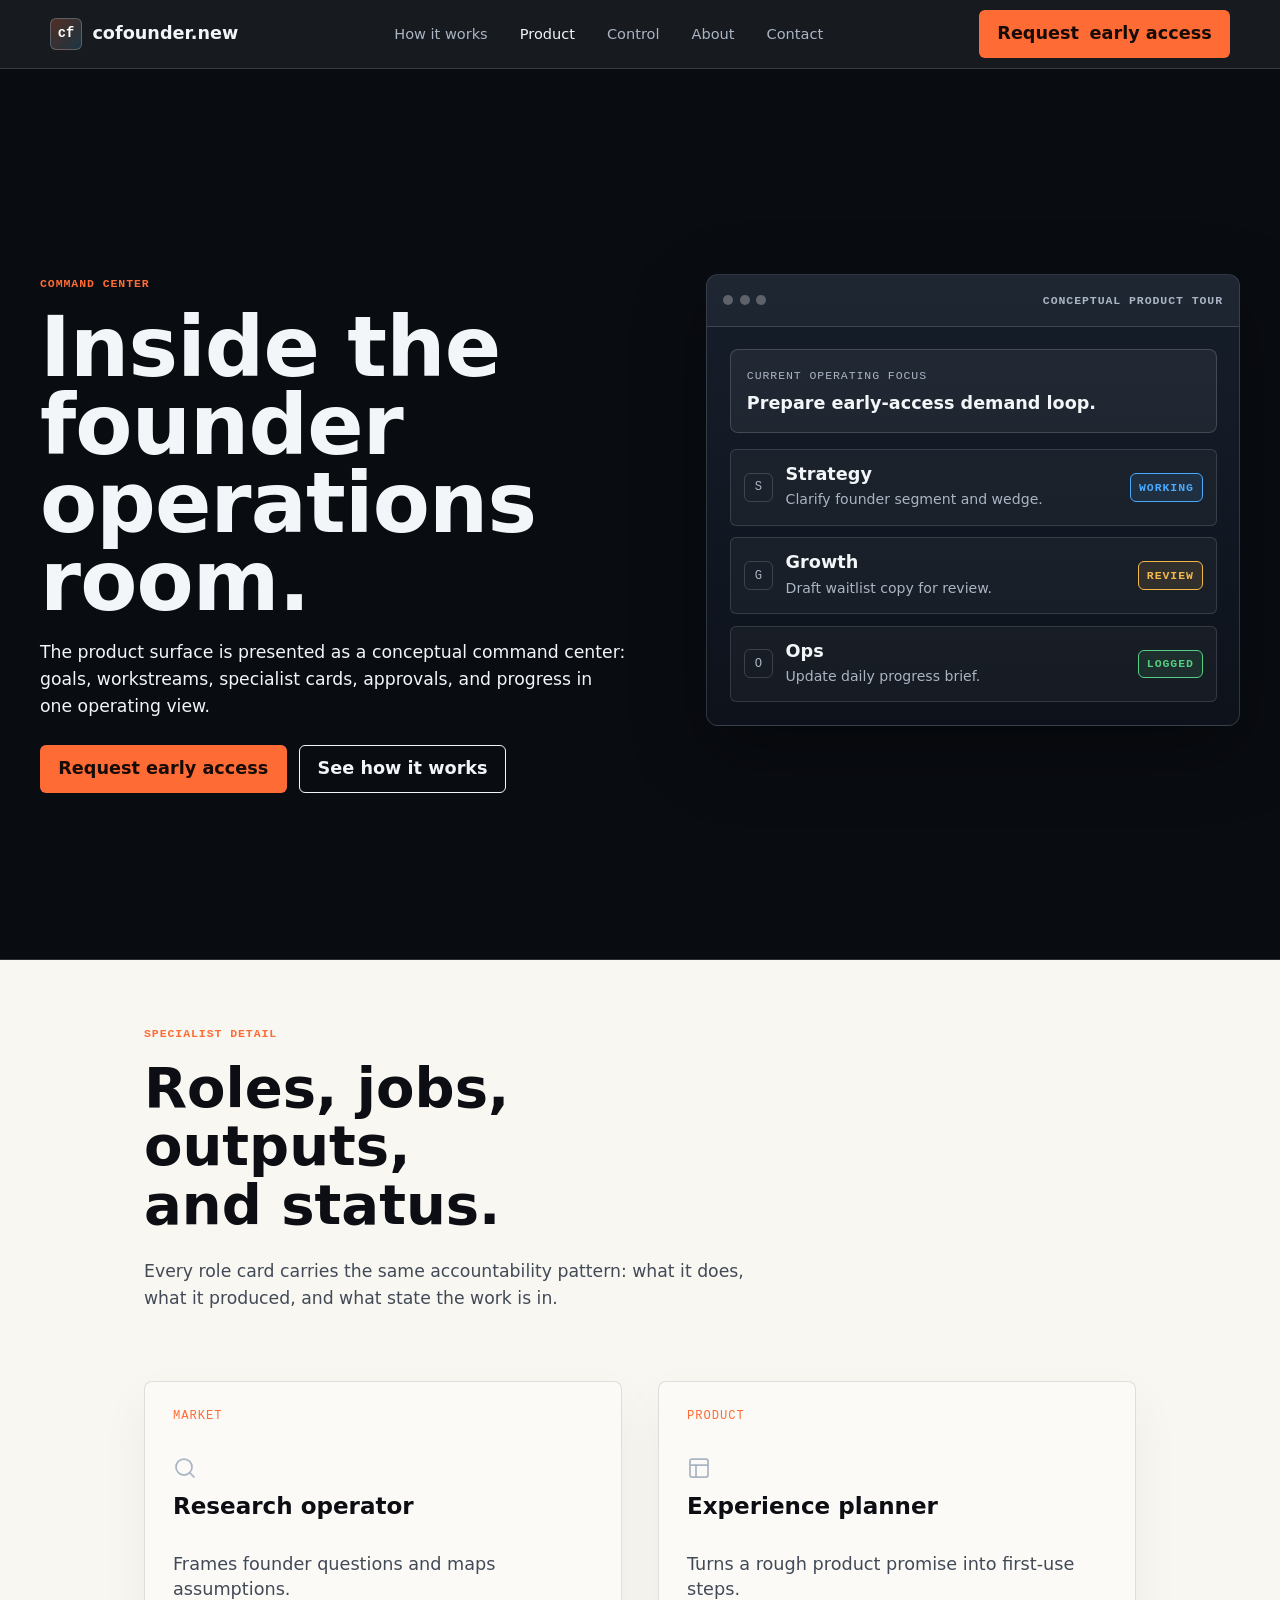
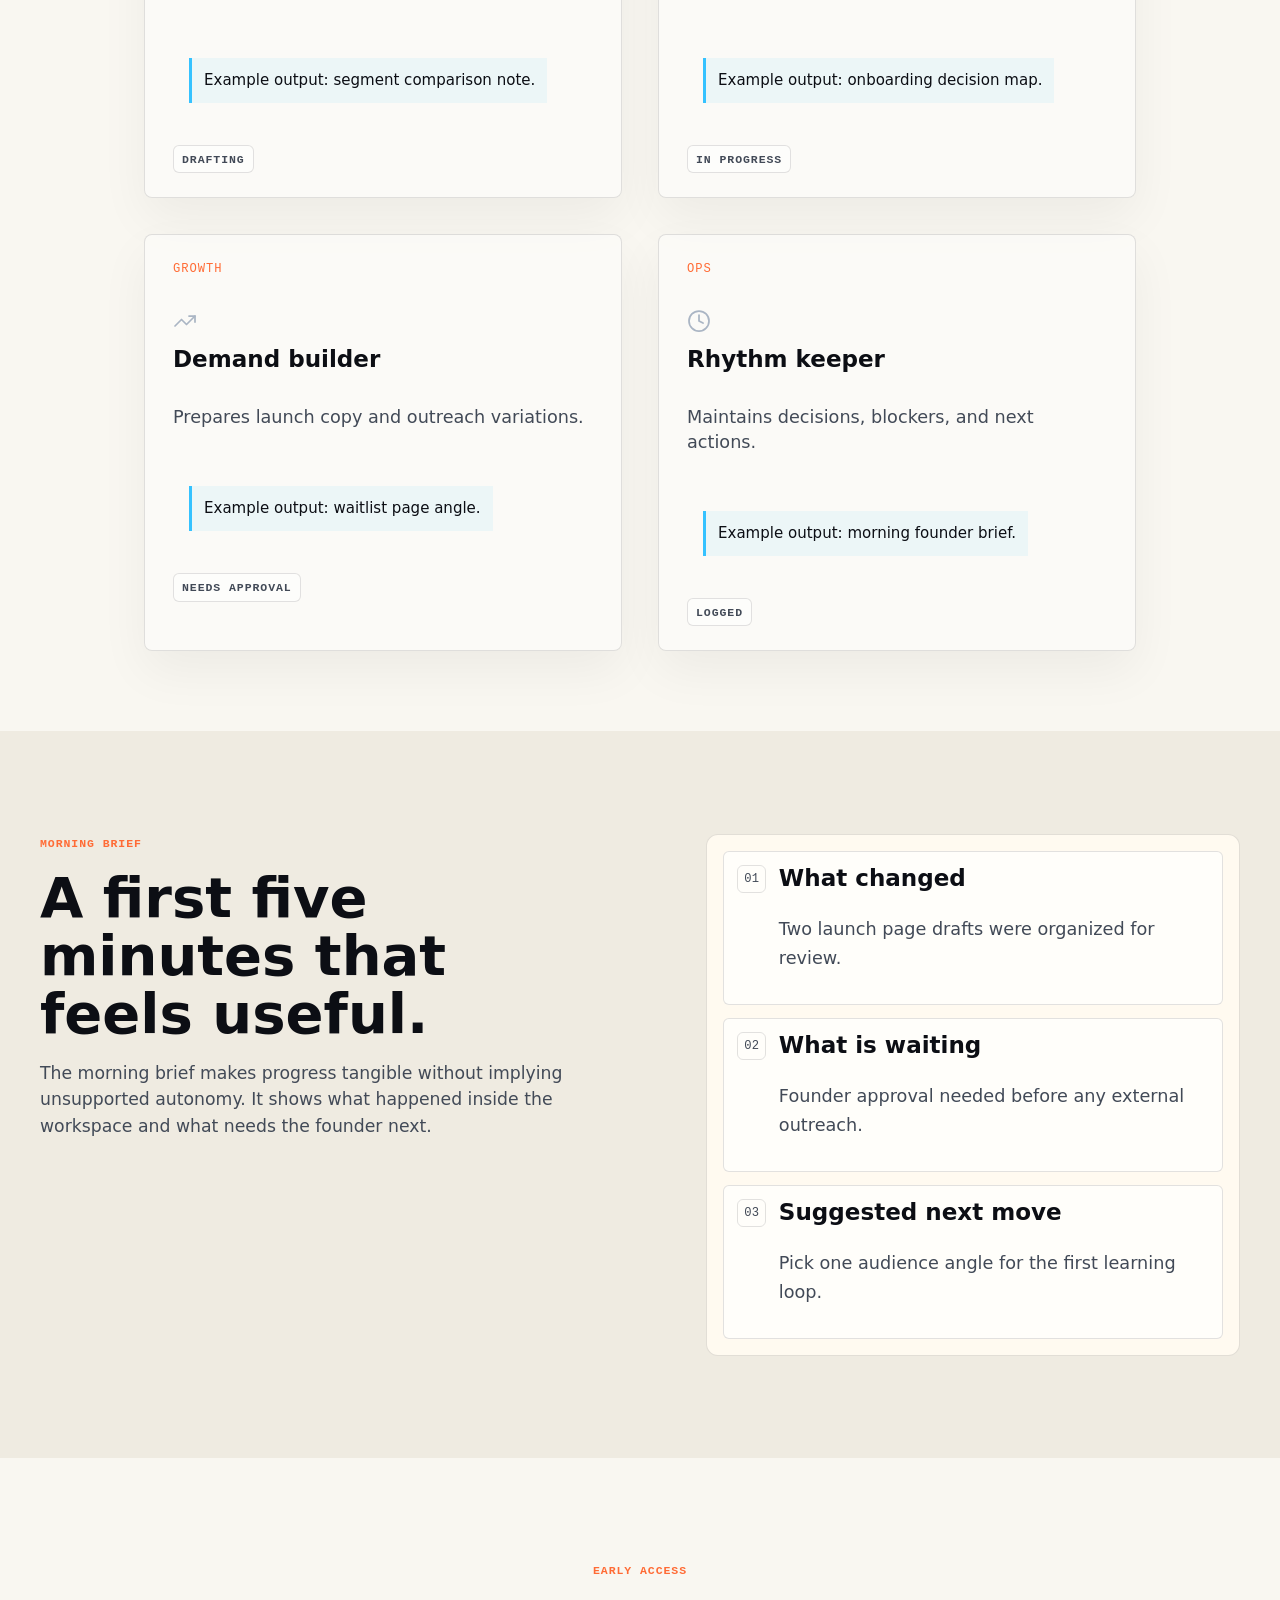
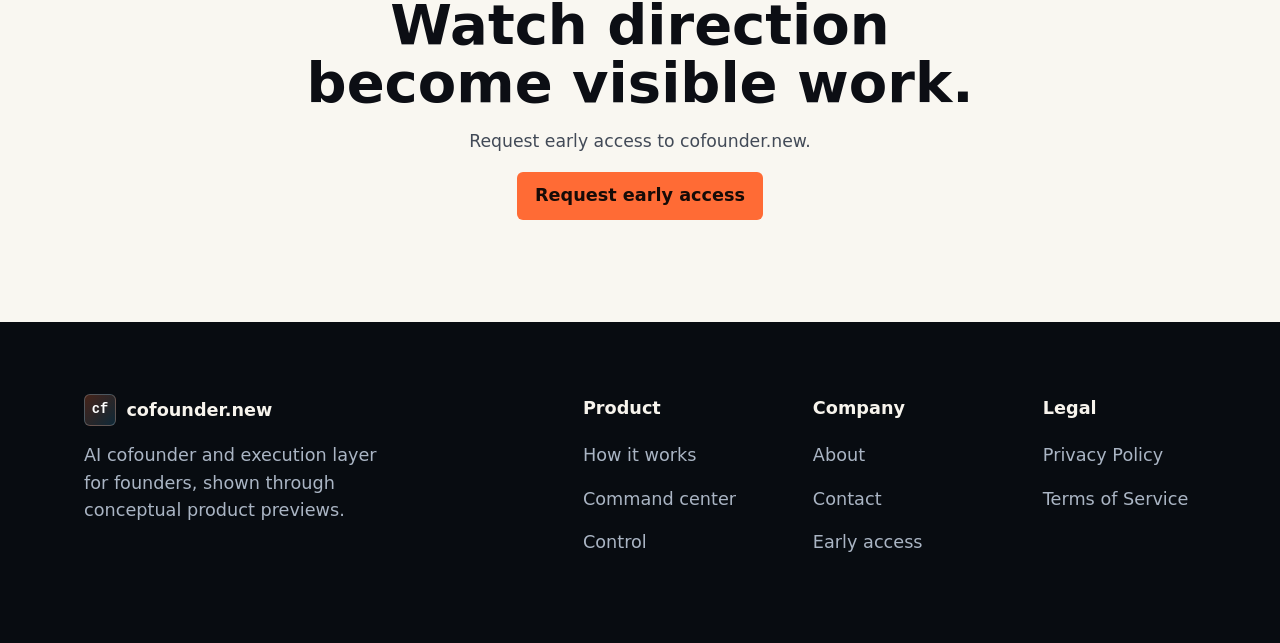
<file: product.html>
<!doctype html>
<html lang="en">
<head>
  <meta charset="utf-8">
  <meta name="viewport" content="width=device-width, initial-scale=1">
  <title>Inside the cofounder.new command center</title>
  <meta name="description" content="Explore the conceptual cofounder.new command center, AI specialist roles, and morning brief flow. Request early access.">
  <link rel="icon" type="image/svg+xml" href="assets/favicons/favicon.svg">
  <link rel="icon" type="image/png" sizes="32x32" href="assets/favicons/favicon-32x32.png">
  <link rel="icon" type="image/png" sizes="48x48" href="assets/favicons/favicon-48x48.png">
  <link rel="apple-touch-icon" sizes="180x180" href="assets/favicons/apple-touch-icon.png">
  <link rel="stylesheet" href="assets/styles.css?v=2">
</head>
<body>
  <header class="site-header"><div class="nav-wrap"><a class="brand" href="index.html"><span class="brand-mark">cf</span><span>cofounder.new</span></a><nav class="nav-links" data-nav-links aria-label="Main navigation"><a href="how-it-works.html">How it works</a><a aria-current="page" href="product.html">Product</a><a href="control.html">Control</a><a href="about.html">About</a><a href="contact.html">Contact</a></nav><div class="nav-actions"><a class="button button-primary navbar-cta" href="early-access.html"><span class="hide-mobile">Request&nbsp;</span>early access</a><button class="menu-toggle" type="button" data-menu-toggle aria-label="Open navigation" aria-expanded="false"><svg width="20" height="20" viewBox="0 0 20 20" aria-hidden="true"><path fill="currentColor" d="M3 5h14v2H3V5Zm0 4h14v2H3V9Zm0 4h14v2H3v-2Z"/></svg></button></div></div></header>
  <main>
    <section class="page-hero dark-page">
      <div class="container hero-grid">
        <div class="reveal"><p class="eyebrow">Command center</p><h1>Inside the founder operations room.</h1><p class="lead">The product surface is presented as a conceptual command center: goals, workstreams, specialist cards, approvals, and progress in one operating view.</p><div class="cta-row"><a class="button button-primary" href="early-access.html">Request early access</a><a class="button button-secondary" href="how-it-works.html">See how it works</a></div></div>
        <div class="command-panel reveal" aria-label="Example command-center product tour">
          <div class="panel-topbar"><div class="window-dots" aria-hidden="true"><span></span><span></span><span></span></div><span class="panel-label">Conceptual product tour</span></div>
          <div class="panel-body"><div class="goal-card"><span>Current operating focus</span><strong>Prepare early-access demand loop.</strong></div><ul class="task-list"><li class="task-item"><span class="task-index">S</span><span class="task-text"><strong>Strategy</strong><span>Clarify founder segment and wedge.</span></span><span class="status status-progress">Working</span></li><li class="task-item"><span class="task-index">G</span><span class="task-text"><strong>Growth</strong><span>Draft waitlist copy for review.</span></span><span class="status status-approval">Review</span></li><li class="task-item"><span class="task-index">O</span><span class="task-text"><strong>Ops</strong><span>Update daily progress brief.</span></span><span class="status status-shipped">Logged</span></li></ul></div>
        </div>
      </div>
    </section>
    <section class="section light-section product-role-section"><div class="section-inner"><div class="section-heading reveal"><div><p class="eyebrow">Specialist detail</p><h2>Roles, jobs, outputs, and status.</h2></div><p class="lead muted">Every role card carries the same accountability pattern: what it does, what it produced, and what state the work is in.</p></div><div class="product-role-grid">
  <article class="role-card product-role-card reveal">
    <div class="role-card-top">
      <span class="meta">Market</span>
      <svg class="role-card-icon" viewBox="0 0 24 24" fill="none" stroke="currentColor" stroke-width="1.75" stroke-linecap="round" stroke-linejoin="round" aria-hidden="true"><circle cx="11" cy="11" r="8"/><line x1="21" y1="21" x2="16.65" y2="16.65"/></svg>
      <h3 class="role-card-title">Research operator</h3>
      <div class="role-card-description"><p>Frames founder questions and maps assumptions.</p></div>
    </div>
    <div class="role-card-bottom">
      <div class="example-output"><p class="example">Example output: segment comparison note.</p></div>
      <span class="chip status-pill">Drafting</span>
    </div>
  </article>

  <article class="role-card product-role-card reveal">
    <div class="role-card-top">
      <span class="meta">Product</span>
      <svg class="role-card-icon" viewBox="0 0 24 24" fill="none" stroke="currentColor" stroke-width="1.75" stroke-linecap="round" stroke-linejoin="round" aria-hidden="true"><rect x="3" y="3" width="18" height="18" rx="2" ry="2"/><line x1="3" y1="9" x2="21" y2="9"/><line x1="9" y1="21" x2="9" y2="9"/></svg>
      <h3 class="role-card-title">Experience planner</h3>
      <div class="role-card-description"><p>Turns a rough product promise into first-use steps.</p></div>
    </div>
    <div class="role-card-bottom">
      <div class="example-output"><p class="example">Example output: onboarding decision map.</p></div>
      <span class="chip status-pill">In progress</span>
    </div>
  </article>

  <article class="role-card product-role-card reveal">
    <div class="role-card-top">
      <span class="meta">Growth</span>
      <svg class="role-card-icon" viewBox="0 0 24 24" fill="none" stroke="currentColor" stroke-width="1.75" stroke-linecap="round" stroke-linejoin="round" aria-hidden="true"><polyline points="22 7 13.5 15.5 8.5 10.5 2 17"/><polyline points="16 7 22 7 22 13"/></svg>
      <h3 class="role-card-title">Demand builder</h3>
      <div class="role-card-description"><p>Prepares launch copy and outreach variations.</p></div>
    </div>
    <div class="role-card-bottom">
      <div class="example-output"><p class="example">Example output: waitlist page angle.</p></div>
      <span class="chip status-pill">Needs approval</span>
    </div>
  </article>

  <article class="role-card product-role-card reveal">
    <div class="role-card-top">
      <span class="meta">Ops</span>
      <svg class="role-card-icon" viewBox="0 0 24 24" fill="none" stroke="currentColor" stroke-width="1.75" stroke-linecap="round" stroke-linejoin="round" aria-hidden="true"><circle cx="12" cy="12" r="10"/><polyline points="12 6 12 12 16 14"/></svg>
      <h3 class="role-card-title">Rhythm keeper</h3>
      <div class="role-card-description"><p>Maintains decisions, blockers, and next actions.</p></div>
    </div>
    <div class="role-card-bottom">
      <div class="example-output"><p class="example">Example output: morning founder brief.</p></div>
      <span class="chip status-pill">Logged</span>
    </div>
  </article>
</div></div></section>
    <section class="section paper-section"><div class="container two-col"><div class="reveal"><p class="eyebrow">Morning brief</p><h2>A first five minutes that feels useful.</h2><p class="lead muted">The morning brief makes progress tangible without implying unsupported autonomy. It shows what happened inside the workspace and what needs the founder next.</p></div><div class="mini-brief reveal" aria-label="Example morning brief with progress items"><div class="brief-item"><span class="task-index">01</span><div><h3>What changed</h3><p class="muted">Two launch page drafts were organized for review.</p></div></div><div class="brief-item"><span class="task-index">02</span><div><h3>What is waiting</h3><p class="muted">Founder approval needed before any external outreach.</p></div></div><div class="brief-item"><span class="task-index">03</span><div><h3>Suggested next move</h3><p class="muted">Pick one audience angle for the first learning loop.</p></div></div></div></div></section>
    <section class="section light-section final-cta"><div class="container reveal"><p class="eyebrow">Early access</p><h2>Watch direction become visible work.</h2><p class="lead muted">Request early access to cofounder.new.</p><div class="cta-row" style="justify-content:center"><a class="button button-primary" href="early-access.html">Request early access</a></div></div></section>
  </main>
  <footer class="site-footer">
  <div class="footer-inner">
    <div class="footer-brand">
      <div class="footer-logo-row">
        <a class="brand" href="index.html"><span class="brand-mark">cf</span><span>cofounder.new</span></a>
      </div>
      <p class="footer-description">AI cofounder and execution layer for founders, shown through conceptual product previews.</p>
    </div>
    <div class="footer-links">
      <div class="footer-column">
        <h4>Product</h4>
        <a href="how-it-works.html">How it works</a>
        <a href="product.html">Command center</a>
        <a href="control.html">Control</a>
      </div>
      <div class="footer-column">
        <h4>Company</h4>
        <a href="about.html">About</a>
        <a href="contact.html">Contact</a>
        <a href="early-access.html">Early access</a>
      </div>
      <div class="footer-column">
        <h4>Legal</h4>
        <a href="privacy-policy.html">Privacy Policy</a>
        <a href="terms-of-service.html">Terms of Service</a>
      </div>
    </div>
  </div>
</footer>
  <script src="assets/site.js"></script>
</body>
</html>
</file>
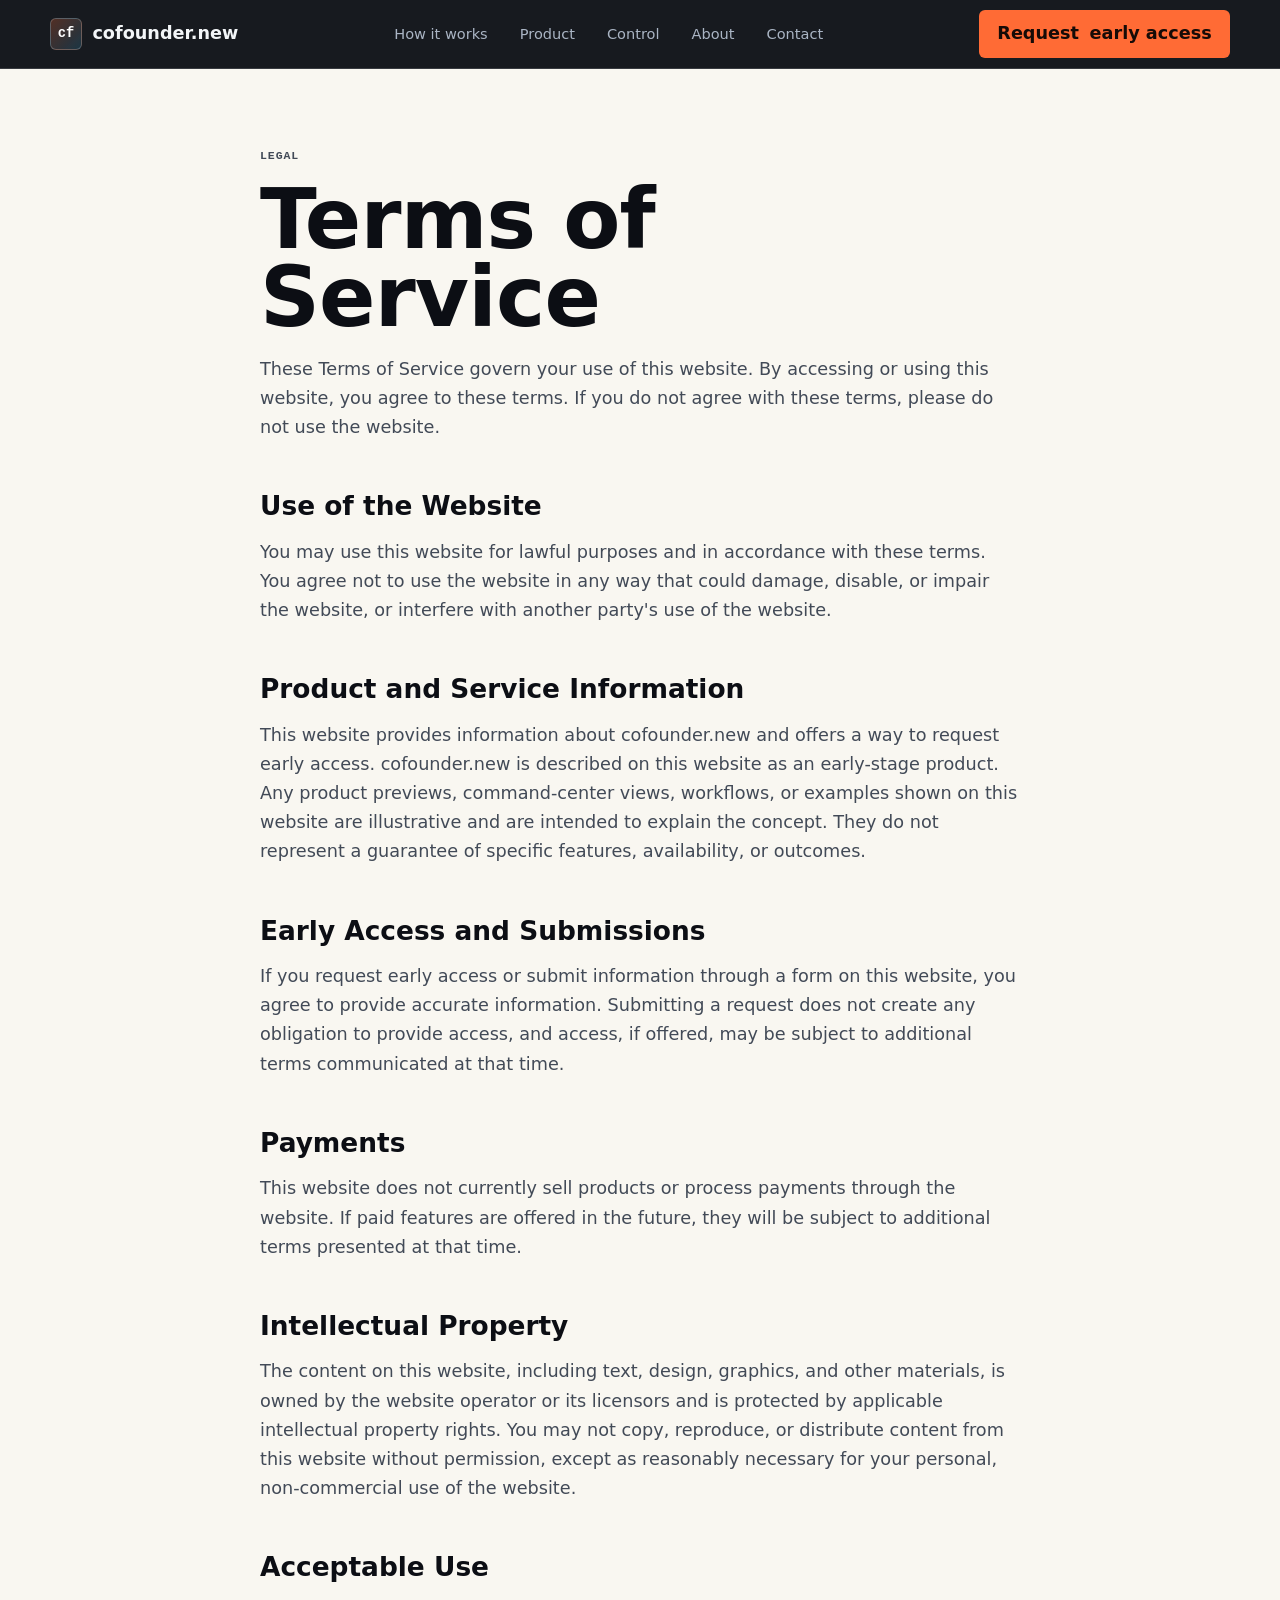
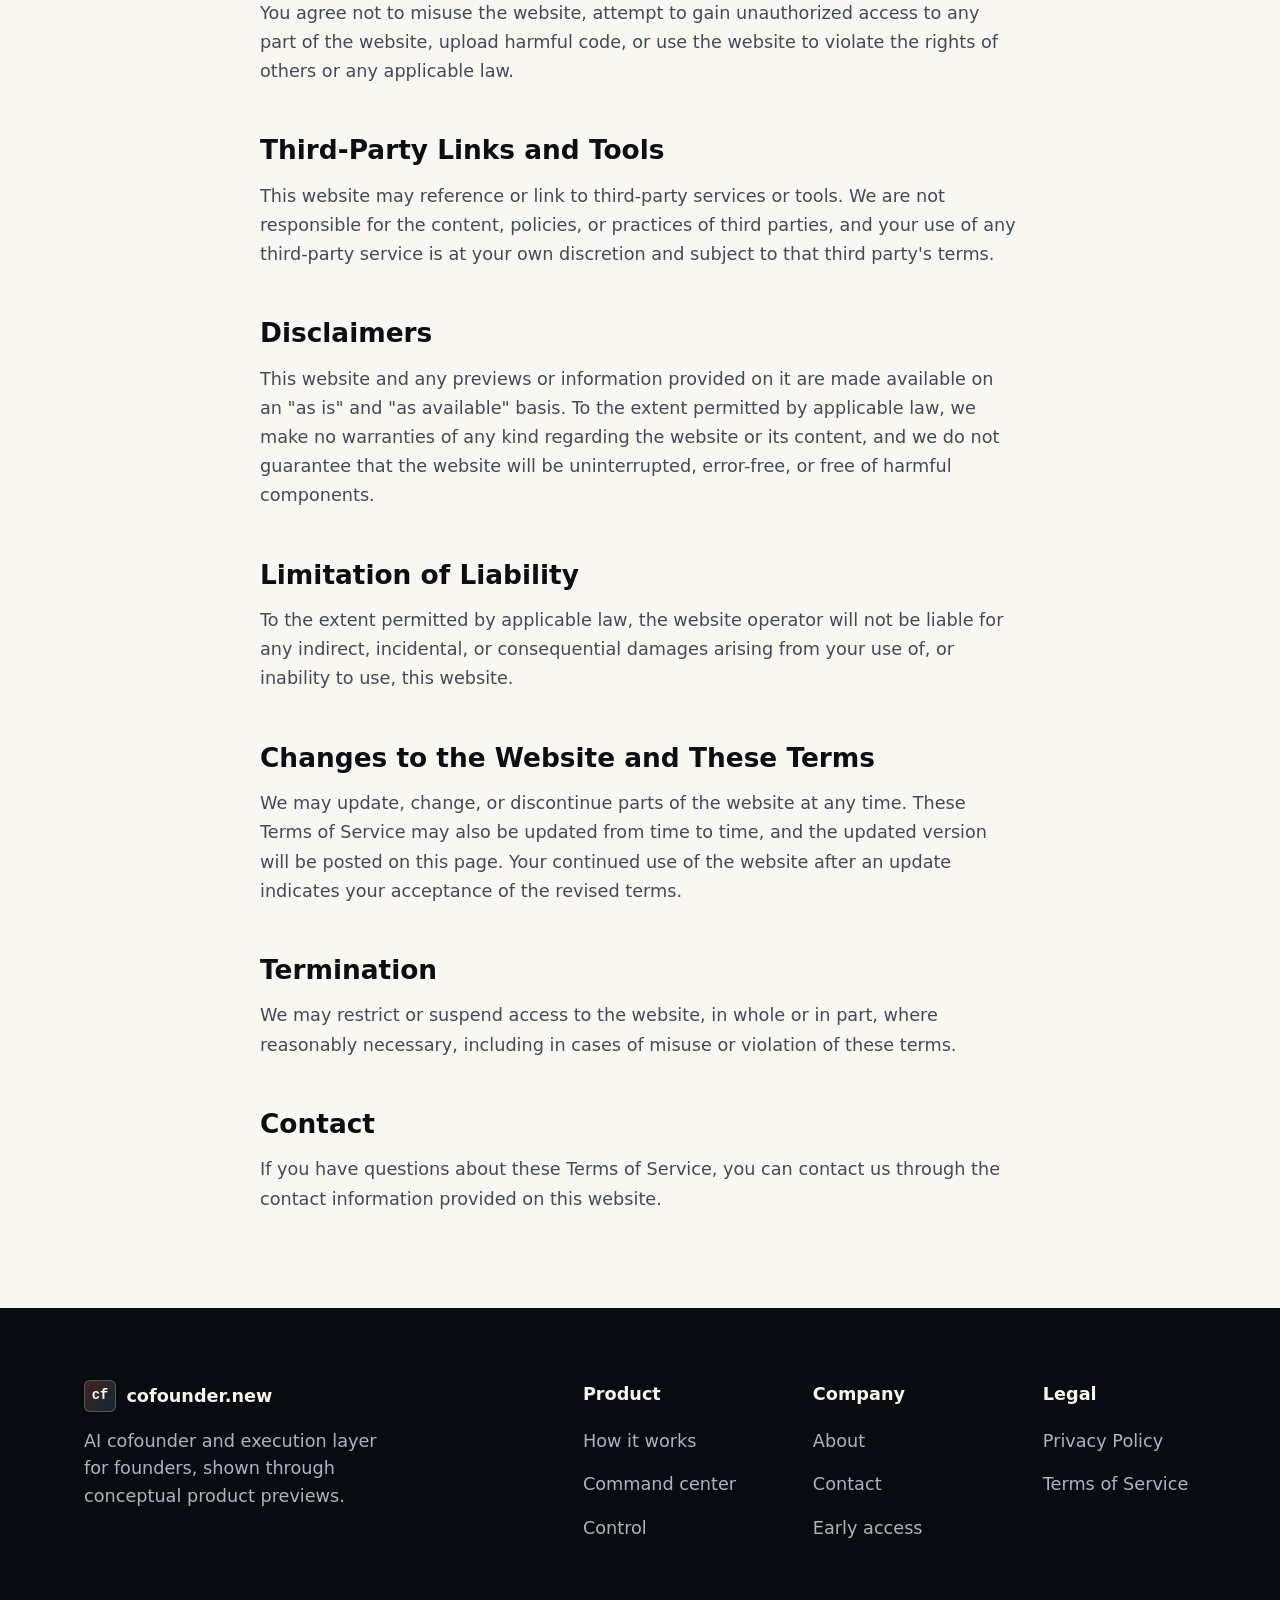
<file: terms-of-service.html>
<!doctype html>
<html lang="en">
<head>
  <meta charset="utf-8">
  <meta name="viewport" content="width=device-width, initial-scale=1">
  <title>Terms of Service, cofounder.new</title>
  <meta name="description" content="Terms of Service for the cofounder.new website and early-access request experience.">
  <link rel="icon" type="image/svg+xml" href="assets/favicons/favicon.svg">
  <link rel="icon" type="image/png" sizes="32x32" href="assets/favicons/favicon-32x32.png">
  <link rel="icon" type="image/png" sizes="48x48" href="assets/favicons/favicon-48x48.png">
  <link rel="apple-touch-icon" sizes="180x180" href="assets/favicons/apple-touch-icon.png">
  <link rel="stylesheet" href="assets/styles.css?v=2">
</head>
<body>
  <header class="site-header"><div class="nav-wrap"><a class="brand" href="index.html"><span class="brand-mark">cf</span><span>cofounder.new</span></a><nav class="nav-links" data-nav-links aria-label="Main navigation"><a href="how-it-works.html">How it works</a><a href="product.html">Product</a><a href="control.html">Control</a><a href="about.html">About</a><a href="contact.html">Contact</a></nav><div class="nav-actions"><a class="button button-primary navbar-cta" href="early-access.html"><span class="hide-mobile">Request&nbsp;</span>early access</a><button class="menu-toggle" type="button" data-menu-toggle aria-label="Open navigation" aria-expanded="false"><svg width="20" height="20" viewBox="0 0 20 20" aria-hidden="true"><path fill="currentColor" d="M3 5h14v2H3V5Zm0 4h14v2H3V9Zm0 4h14v2H3v-2Z"/></svg></button></div></div></header>
  <main class="legal-layout">
    <article class="narrow">
      <p class="eyebrow">Legal</p>
      <h1>Terms of Service</h1>
      <p>These Terms of Service govern your use of this website. By accessing or using this website, you agree to these terms. If you do not agree with these terms, please do not use the website.</p>
      <h2>Use of the Website</h2>
      <p>You may use this website for lawful purposes and in accordance with these terms. You agree not to use the website in any way that could damage, disable, or impair the website, or interfere with another party's use of the website.</p>
      <h2>Product and Service Information</h2>
      <p>This website provides information about cofounder.new and offers a way to request early access. cofounder.new is described on this website as an early-stage product. Any product previews, command-center views, workflows, or examples shown on this website are illustrative and are intended to explain the concept. They do not represent a guarantee of specific features, availability, or outcomes.</p>
      <h2>Early Access and Submissions</h2>
      <p>If you request early access or submit information through a form on this website, you agree to provide accurate information. Submitting a request does not create any obligation to provide access, and access, if offered, may be subject to additional terms communicated at that time.</p>
      <h2>Payments</h2>
      <p>This website does not currently sell products or process payments through the website. If paid features are offered in the future, they will be subject to additional terms presented at that time.</p>
      <h2>Intellectual Property</h2>
      <p>The content on this website, including text, design, graphics, and other materials, is owned by the website operator or its licensors and is protected by applicable intellectual property rights. You may not copy, reproduce, or distribute content from this website without permission, except as reasonably necessary for your personal, non-commercial use of the website.</p>
      <h2>Acceptable Use</h2>
      <p>You agree not to misuse the website, attempt to gain unauthorized access to any part of the website, upload harmful code, or use the website to violate the rights of others or any applicable law.</p>
      <h2>Third-Party Links and Tools</h2>
      <p>This website may reference or link to third-party services or tools. We are not responsible for the content, policies, or practices of third parties, and your use of any third-party service is at your own discretion and subject to that third party's terms.</p>
      <h2>Disclaimers</h2>
      <p>This website and any previews or information provided on it are made available on an "as is" and "as available" basis. To the extent permitted by applicable law, we make no warranties of any kind regarding the website or its content, and we do not guarantee that the website will be uninterrupted, error-free, or free of harmful components.</p>
      <h2>Limitation of Liability</h2>
      <p>To the extent permitted by applicable law, the website operator will not be liable for any indirect, incidental, or consequential damages arising from your use of, or inability to use, this website.</p>
      <h2>Changes to the Website and These Terms</h2>
      <p>We may update, change, or discontinue parts of the website at any time. These Terms of Service may also be updated from time to time, and the updated version will be posted on this page. Your continued use of the website after an update indicates your acceptance of the revised terms.</p>
      <h2>Termination</h2>
      <p>We may restrict or suspend access to the website, in whole or in part, where reasonably necessary, including in cases of misuse or violation of these terms.</p>
      <h2>Contact</h2>
      <p>If you have questions about these Terms of Service, you can contact us through the contact information provided on this website.</p>
    </article>
  </main>
  <footer class="site-footer">
  <div class="footer-inner">
    <div class="footer-brand">
      <div class="footer-logo-row">
        <a class="brand" href="index.html"><span class="brand-mark">cf</span><span>cofounder.new</span></a>
      </div>
      <p class="footer-description">AI cofounder and execution layer for founders, shown through conceptual product previews.</p>
    </div>
    <div class="footer-links">
      <div class="footer-column">
        <h4>Product</h4>
        <a href="how-it-works.html">How it works</a>
        <a href="product.html">Command center</a>
        <a href="control.html">Control</a>
      </div>
      <div class="footer-column">
        <h4>Company</h4>
        <a href="about.html">About</a>
        <a href="contact.html">Contact</a>
        <a href="early-access.html">Early access</a>
      </div>
      <div class="footer-column">
        <h4>Legal</h4>
        <a href="privacy-policy.html">Privacy Policy</a>
        <a href="terms-of-service.html">Terms of Service</a>
      </div>
    </div>
  </div>
</footer>
  <script src="assets/site.js"></script>
</body>
</html>
</file>
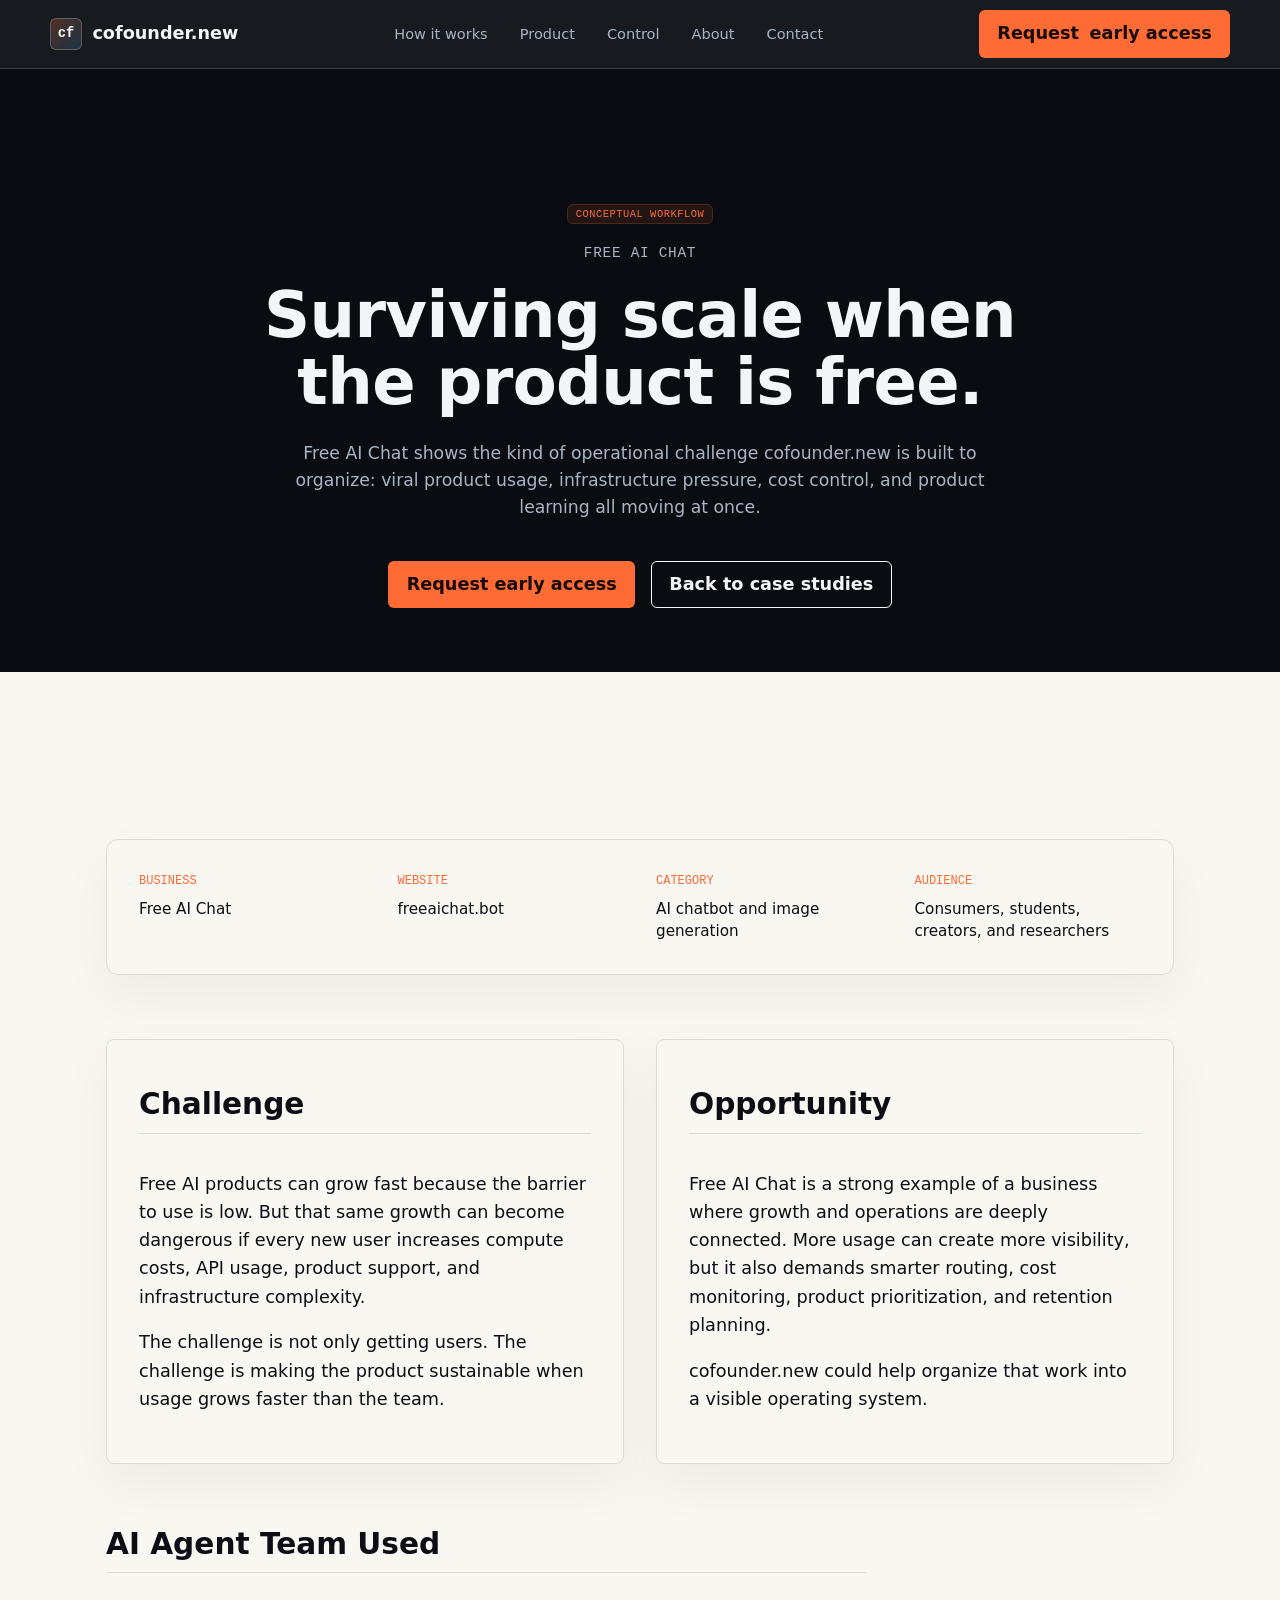
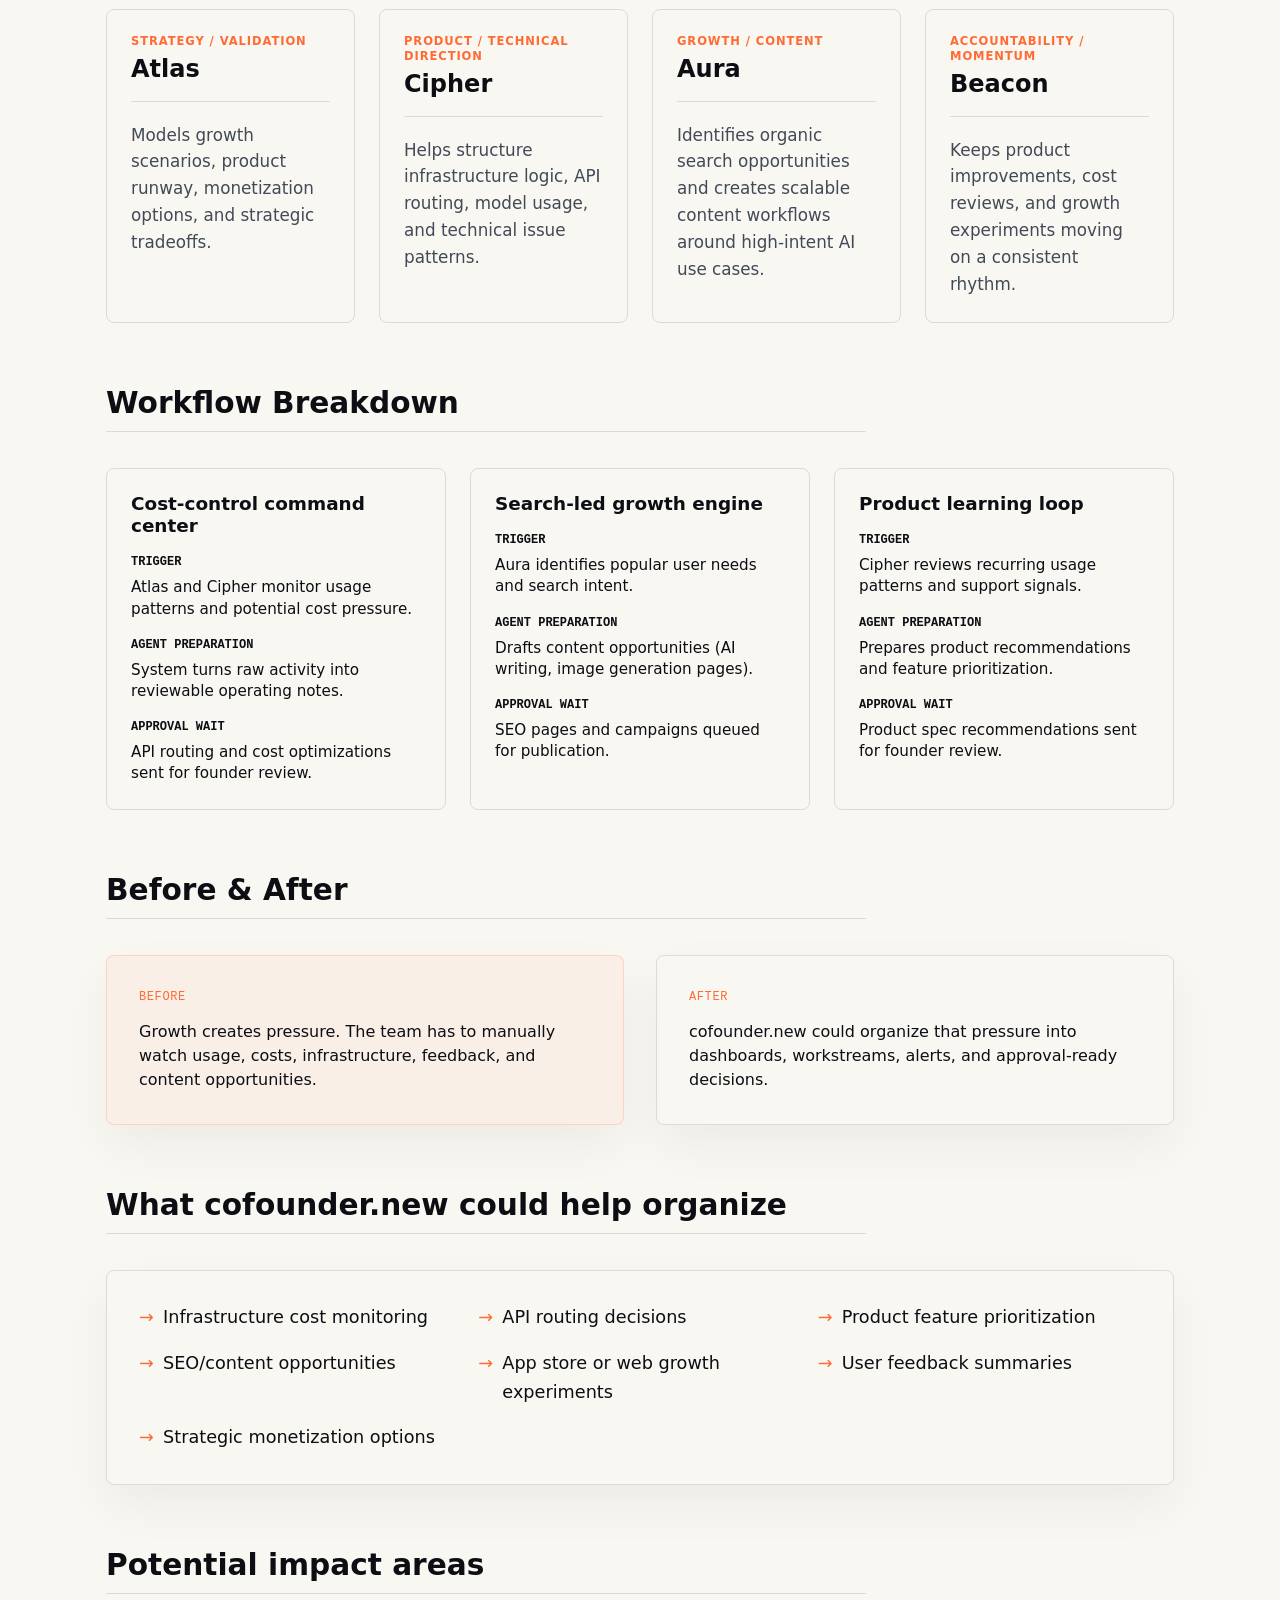
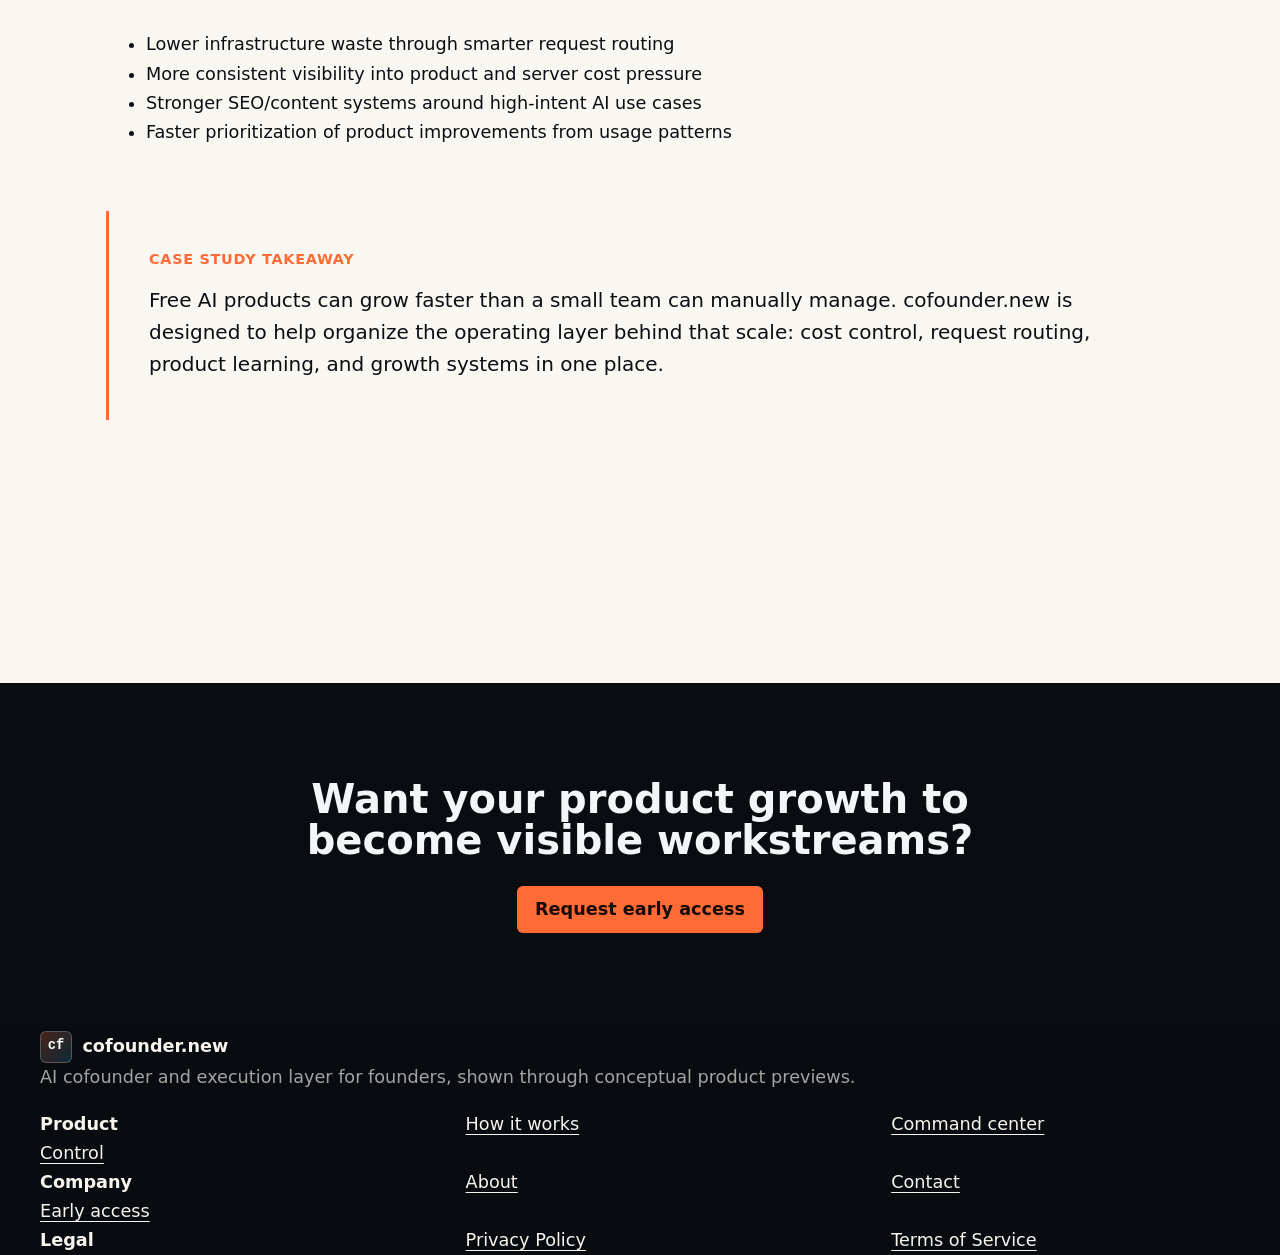
<file: case-studies/free-ai-chat.html>
<!DOCTYPE html>
<html lang="en">
<head>
  <meta charset="UTF-8">
  <meta name="viewport" content="width=device-width, initial-scale=1.0">
  <title>Free AI Chat - Case Study - cofounder.new</title>
  <link rel="stylesheet" href="../assets/styles.css?v=2">
</head>
<body class="light-mode">
  <header class="site-header">
    <div class="nav-wrap">
      <a class="brand" href="../index.html" aria-label="cofounder.new home"><span class="brand-mark">cf</span><span>cofounder.new</span></a>
      <nav class="nav-links" data-nav-links aria-label="Main navigation">
        <a href="../how-it-works.html">How it works</a>
        <a href="../product.html">Product</a>
        <a href="../control.html">Control</a>
        <a href="../about.html">About</a>
        <a href="../contact.html">Contact</a>
      </nav>
      <div class="nav-actions">
        <a class="button button-primary navbar-cta" href="../early-access.html"><span class="hide-mobile">Request&nbsp;</span>early access</a>
        <button class="menu-toggle" type="button" data-menu-toggle aria-label="Open navigation" aria-expanded="false">
          <svg width="20" height="20" viewBox="0 0 20 20" aria-hidden="true"><path fill="currentColor" d="M3 5h14v2H3V5Zm0 4h14v2H3V9Zm0 4h14v2H3v-2Z"/></svg>
        </button>
      </div>
    </div>
  </header>

  <main class="case-study-layout">
    <!-- 1. Hero -->
    <section class="case-detail-hero dark-section">
      <div class="container text-center">
        <span class="status-badge">CONCEPTUAL WORKFLOW</span>
        <p class="business-name">Free AI Chat</p>
        <h1>Surviving scale when the product is free.</h1>
        <p class="lead muted">Free AI Chat shows the kind of operational challenge cofounder.new is built to organize: viral product usage, infrastructure pressure, cost control, and product learning all moving at once.</p>
        <div class="hero-ctas">
          <a href="../early-access.html" class="button button-primary">Request early access</a>
          <a href="../index.html" class="button button-secondary">Back to case studies</a>
        </div>
      </div>
    </section>

    <section class="section light-section">
      <div class="case-detail-content">
        <!-- 2. Business Snapshot -->
        <div class="case-snapshot-panel">
          <div class="snapshot-grid">
            <div class="snapshot-item">
              <span class="snapshot-label">Business</span>
              <div class="snapshot-value">Free AI Chat</div>
            </div>
            <div class="snapshot-item">
              <span class="snapshot-label">Website</span>
              <div class="snapshot-value"><a href="https://freeaichat.bot" target="_blank" rel="noopener">freeaichat.bot</a></div>
            </div>
            <div class="snapshot-item">
              <span class="snapshot-label">Category</span>
              <div class="snapshot-value">AI chatbot and image generation</div>
            </div>
            <div class="snapshot-item">
              <span class="snapshot-label">Audience</span>
              <div class="snapshot-value">Consumers, students, creators, and researchers</div>
            </div>
            
          </div>
        </div>

        <!-- 3. Challenge / Opportunity -->
        <div class="case-split-grid">
          <div class="case-card-panel">
            <h2>Challenge</h2>
            <p>Free AI products can grow fast because the barrier to use is low. But that same growth can become dangerous if every new user increases compute costs, API usage, product support, and infrastructure complexity.</p>
            <p>The challenge is not only getting users. The challenge is making the product sustainable when usage grows faster than the team.</p>
          </div>
          <div class="case-card-panel">
            <h2>Opportunity</h2>
            <p>Free AI Chat is a strong example of a business where growth and operations are deeply connected. More usage can create more visibility, but it also demands smarter routing, cost monitoring, product prioritization, and retention planning.</p>
            <p>cofounder.new could help organize that work into a visible operating system.</p>
          </div>
        </div>

        <!-- 4. AI Agent Team -->
        <h2>AI Agent Team Used</h2>
        <div class="case-agent-grid">
          <div class="agent-detail-card">
            <div class="agent-header">
              <span class="agent-role">Strategy / validation</span>
              <span class="agent-name">Atlas</span>
            </div>
            <p>Models growth scenarios, product runway, monetization options, and strategic tradeoffs.</p>
          </div>
          <div class="agent-detail-card">
            <div class="agent-header">
              <span class="agent-role">Product / technical direction</span>
              <span class="agent-name">Cipher</span>
            </div>
            <p>Helps structure infrastructure logic, API routing, model usage, and technical issue patterns.</p>
          </div>
          <div class="agent-detail-card">
            <div class="agent-header">
              <span class="agent-role">Growth / content</span>
              <span class="agent-name">Aura</span>
            </div>
            <p>Identifies organic search opportunities and creates scalable content workflows around high-intent AI use cases.</p>
          </div>
          <div class="agent-detail-card">
            <div class="agent-header">
              <span class="agent-role">Accountability / momentum</span>
              <span class="agent-name">Beacon</span>
            </div>
            <p>Keeps product improvements, cost reviews, and growth experiments moving on a consistent rhythm.</p>
          </div>
        </div>

        <!-- 5. Workflow Breakdown -->
        <h2>Workflow Breakdown</h2>
        <div class="case-workflow-grid">
          <div class="workflow-detail-card">
            <h3>Cost-control command center</h3>
            <div class="workflow-step">
              <strong>Trigger</strong>
              <p>Atlas and Cipher monitor usage patterns and potential cost pressure.</p>
            </div>
            <div class="workflow-step">
              <strong>Agent Preparation</strong>
              <p>System turns raw activity into reviewable operating notes.</p>
            </div>
            <div class="workflow-step">
              <strong>Approval Wait</strong>
              <p>API routing and cost optimizations sent for founder review.</p>
            </div>
          </div>
          
          <div class="workflow-detail-card">
            <h3>Search-led growth engine</h3>
            <div class="workflow-step">
              <strong>Trigger</strong>
              <p>Aura identifies popular user needs and search intent.</p>
            </div>
            <div class="workflow-step">
              <strong>Agent Preparation</strong>
              <p>Drafts content opportunities (AI writing, image generation pages).</p>
            </div>
            <div class="workflow-step">
              <strong>Approval Wait</strong>
              <p>SEO pages and campaigns queued for publication.</p>
            </div>
          </div>

          <div class="workflow-detail-card">
            <h3>Product learning loop</h3>
            <div class="workflow-step">
              <strong>Trigger</strong>
              <p>Cipher reviews recurring usage patterns and support signals.</p>
            </div>
            <div class="workflow-step">
              <strong>Agent Preparation</strong>
              <p>Prepares product recommendations and feature prioritization.</p>
            </div>
            <div class="workflow-step">
              <strong>Approval Wait</strong>
              <p>Product spec recommendations sent for founder review.</p>
            </div>
          </div>
        </div>

        <!-- 6. Before / After -->
        <h2>Before & After</h2>
        <div class="case-split-grid before-after-grid">
          <div class="state-card state-card-before case-card-panel">
            <span class="state-label">Before</span>
            <p>Growth creates pressure. The team has to manually watch usage, costs, infrastructure, feedback, and content opportunities.</p>
          </div>
          <div class="state-card state-card-after case-card-panel">
            <span class="state-label">After</span>
            <p>cofounder.new could organize that pressure into dashboards, workstreams, alerts, and approval-ready decisions.</p>
          </div>
        </div>

        <!-- 7. What cofounder.new could organize -->
        <h2>What cofounder.new could help organize</h2>
        <div class="case-card-panel list-panel">
          <ul>
            <li>Infrastructure cost monitoring</li>
            <li>API routing decisions</li>
            <li>Product feature prioritization</li>
            <li>SEO/content opportunities</li>
            <li>App store or web growth experiments</li>
            <li>User feedback summaries</li>
            <li>Strategic monetization options</li>
          </ul>
        </div>

        <!-- 8. Potential impact areas -->
        <h2>Potential impact areas</h2>
        <ul class="impact-list" style="margin-bottom: 4rem;">
          <li>Lower infrastructure waste through smarter request routing</li><li>More consistent visibility into product and server cost pressure</li><li>Stronger SEO/content systems around high-intent AI use cases</li><li>Faster prioritization of product improvements from usage patterns</li>
        </ul>

        <!-- 9. Case study takeaway -->
        <div class="takeaway-block" style="padding: 2.5rem; background: var(--paper); border-left: 3px solid var(--primary); margin-bottom: 4rem;">
          <h3 style="font-size: 0.9rem; text-transform: uppercase; letter-spacing: 0.05em; color: var(--primary); margin-bottom: 1rem;">Case study takeaway</h3>
          <p style="font-size: 1.25rem; line-height: 1.6; color: var(--text); margin: 0;">Free AI products can grow faster than a small team can manually manage. cofounder.new is designed to help organize the operating layer behind that scale: cost control, request routing, product learning, and growth systems in one place.</p>
        </div>

      </div>
    </section>

    <!-- 10. Final CTA -->
    <section class="section dark-section text-center" style="padding: 6rem 1rem;">
      <div class="container">
        <h2 style="font-size: 2.5rem; margin-bottom: 1.5rem; color: var(--dark-text); max-width: 25ch; margin-inline: auto;">Want your product growth to become visible workstreams?</h2>
        <a class="button button-primary" href="../early-access.html">Request early access</a>
      </div>
    </section>
  </main>

  <footer class="site-footer">
    <div class="container footer-grid">
      <div><a class="brand" href="../index.html"><span class="brand-mark">cf</span><span>cofounder.new</span></a><p style="opacity: 0.65;">AI cofounder and execution layer for founders, shown through conceptual product previews.</p></div>
      <div class="footer-links"><strong>Product</strong><a href="../how-it-works.html">How it works</a><a href="../product.html">Command center</a><a href="../control.html">Control</a></div>
      <div class="footer-links"><strong>Company</strong><a href="../about.html">About</a><a href="../contact.html">Contact</a><a href="../early-access.html">Early access</a></div>
      <div class="footer-links"><strong>Legal</strong><a href="../privacy-policy.html">Privacy Policy</a><a href="../terms-of-service.html">Terms of Service</a></div>
    </div>
  </footer>
  <script src="../assets/site.js"></script>
</body>
</html>
</file>
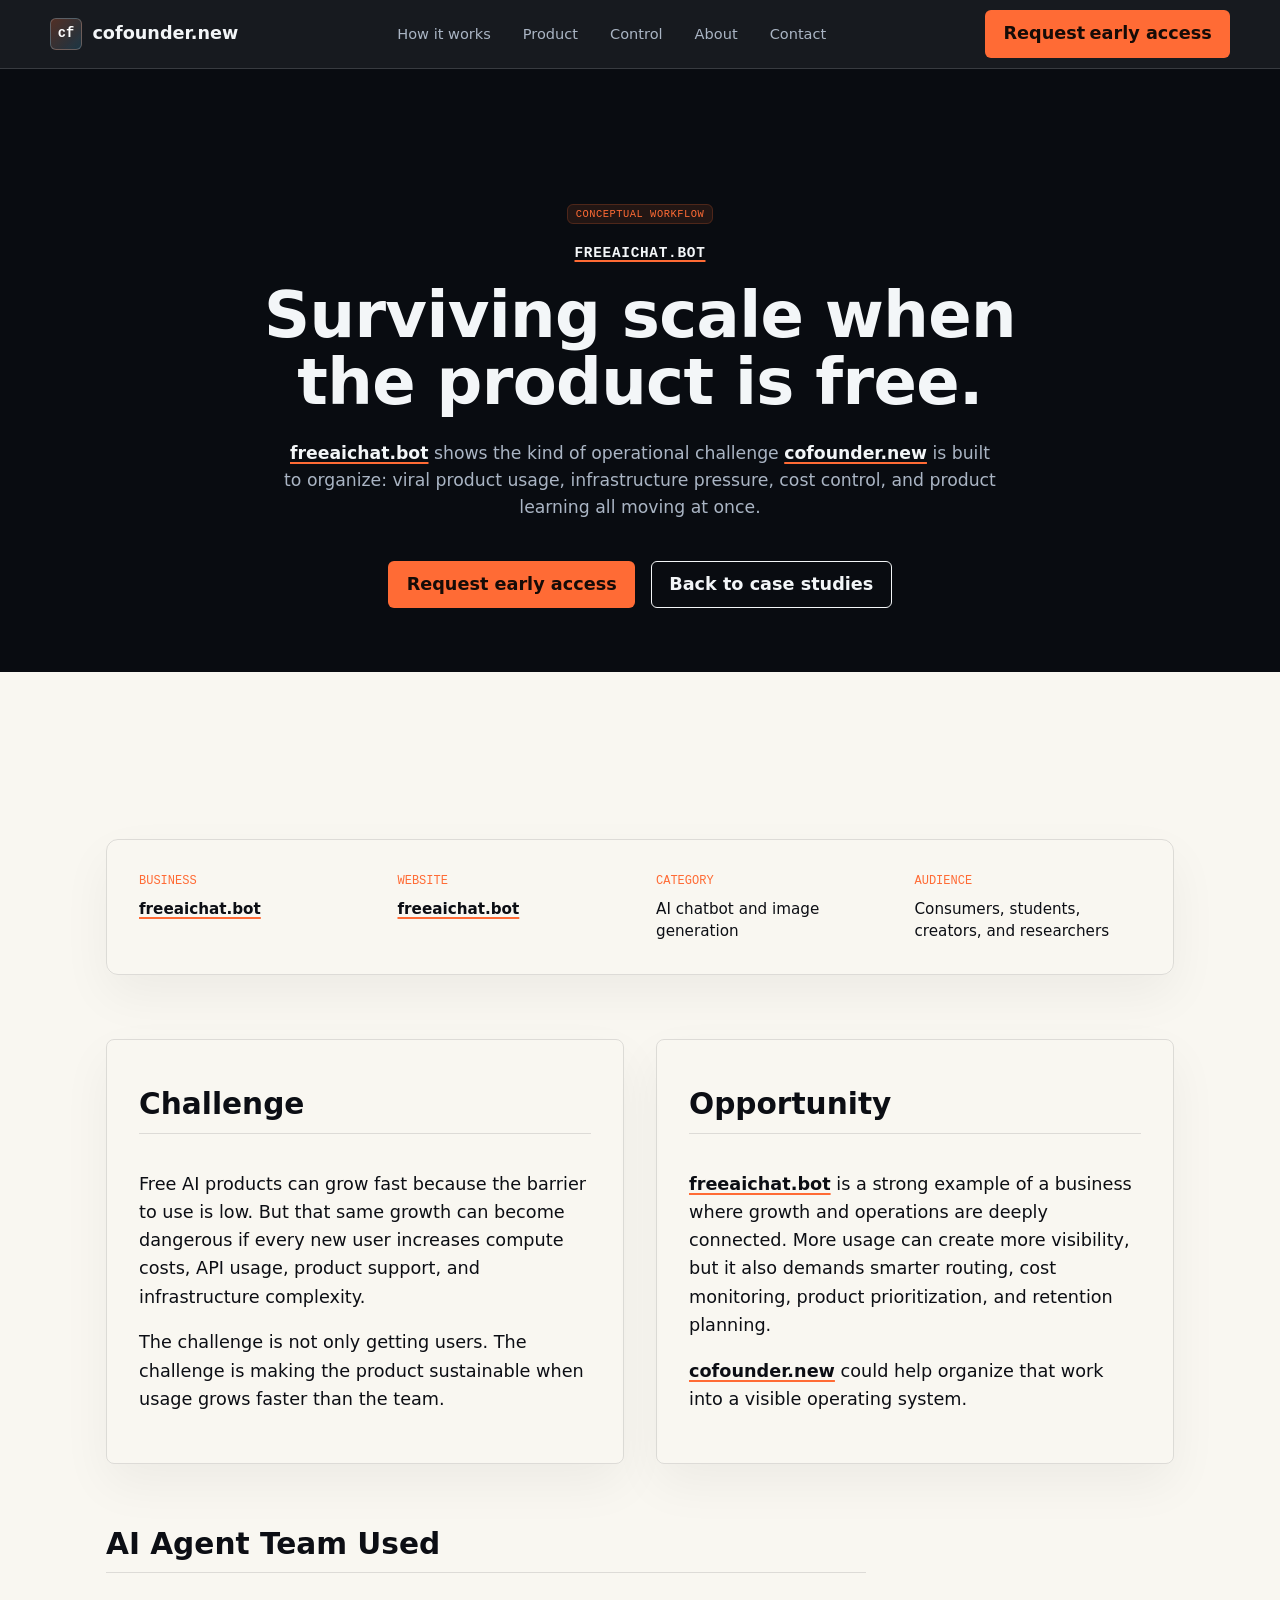
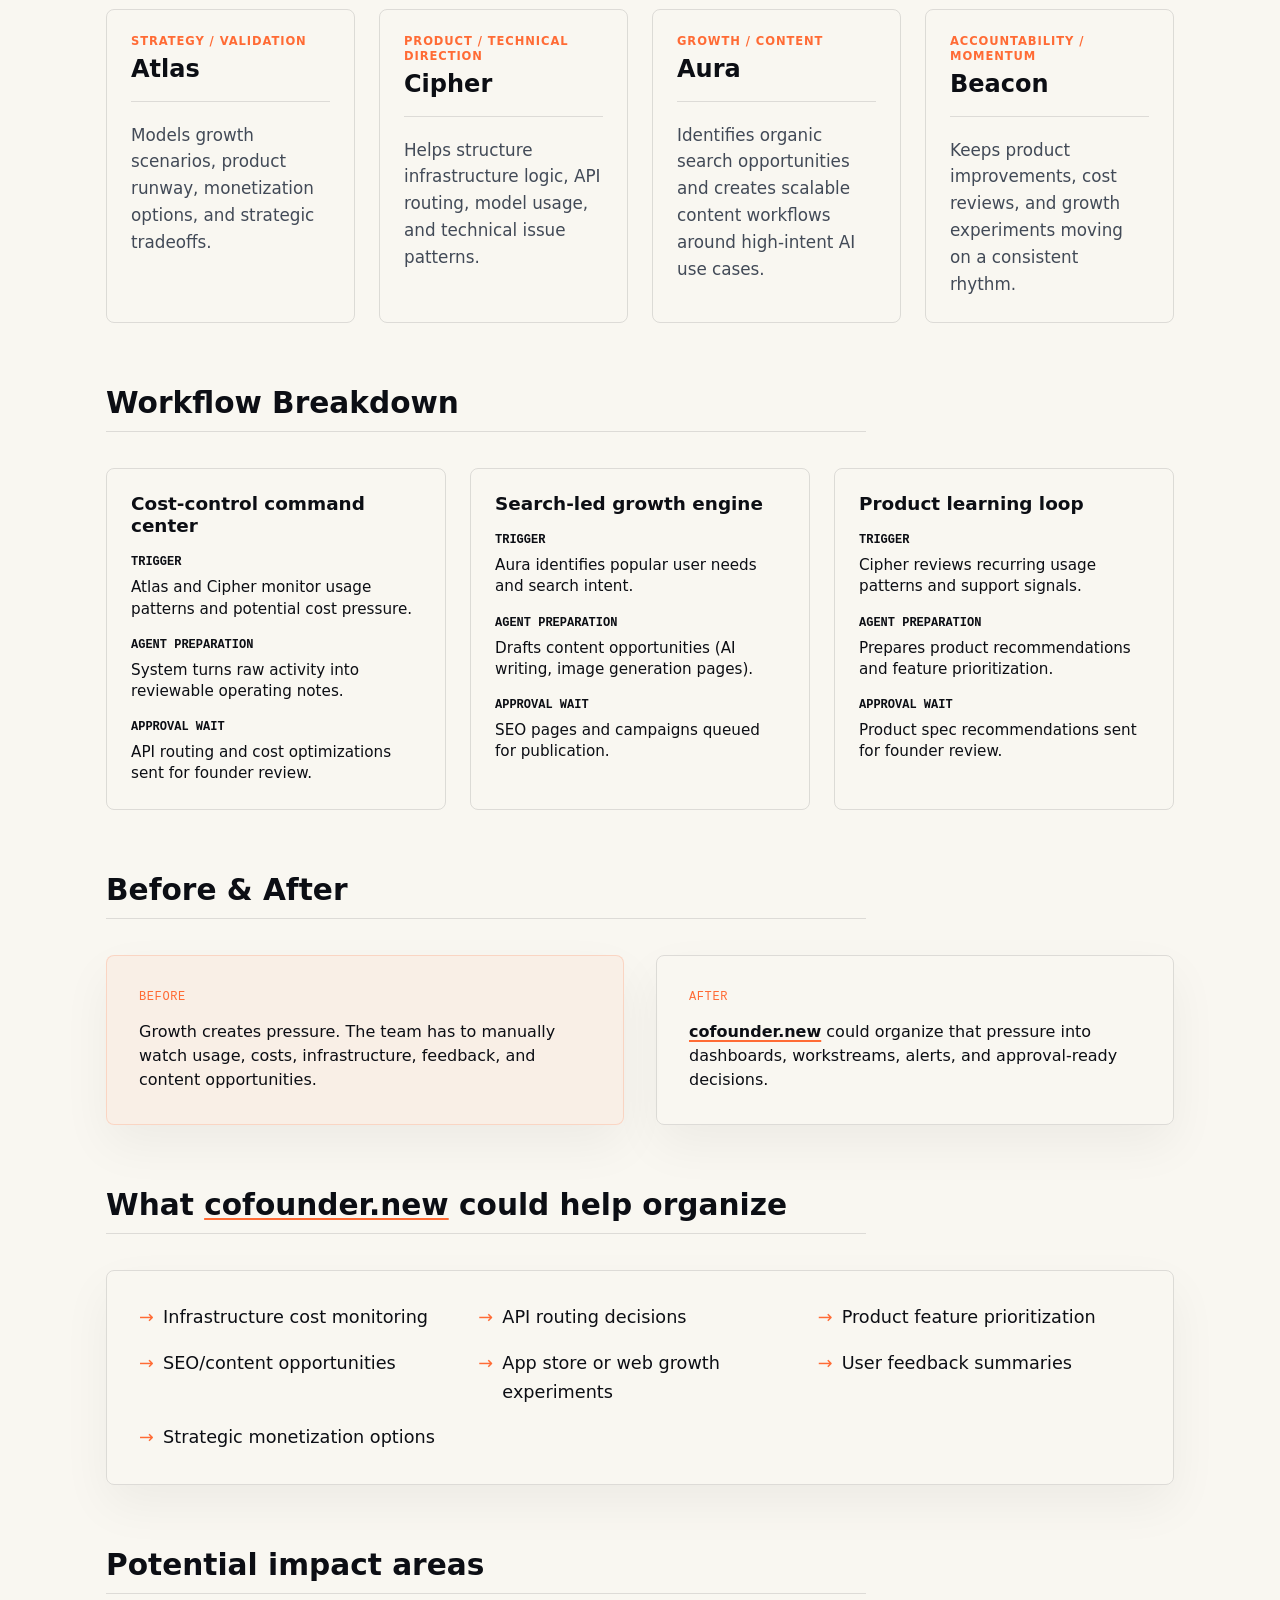
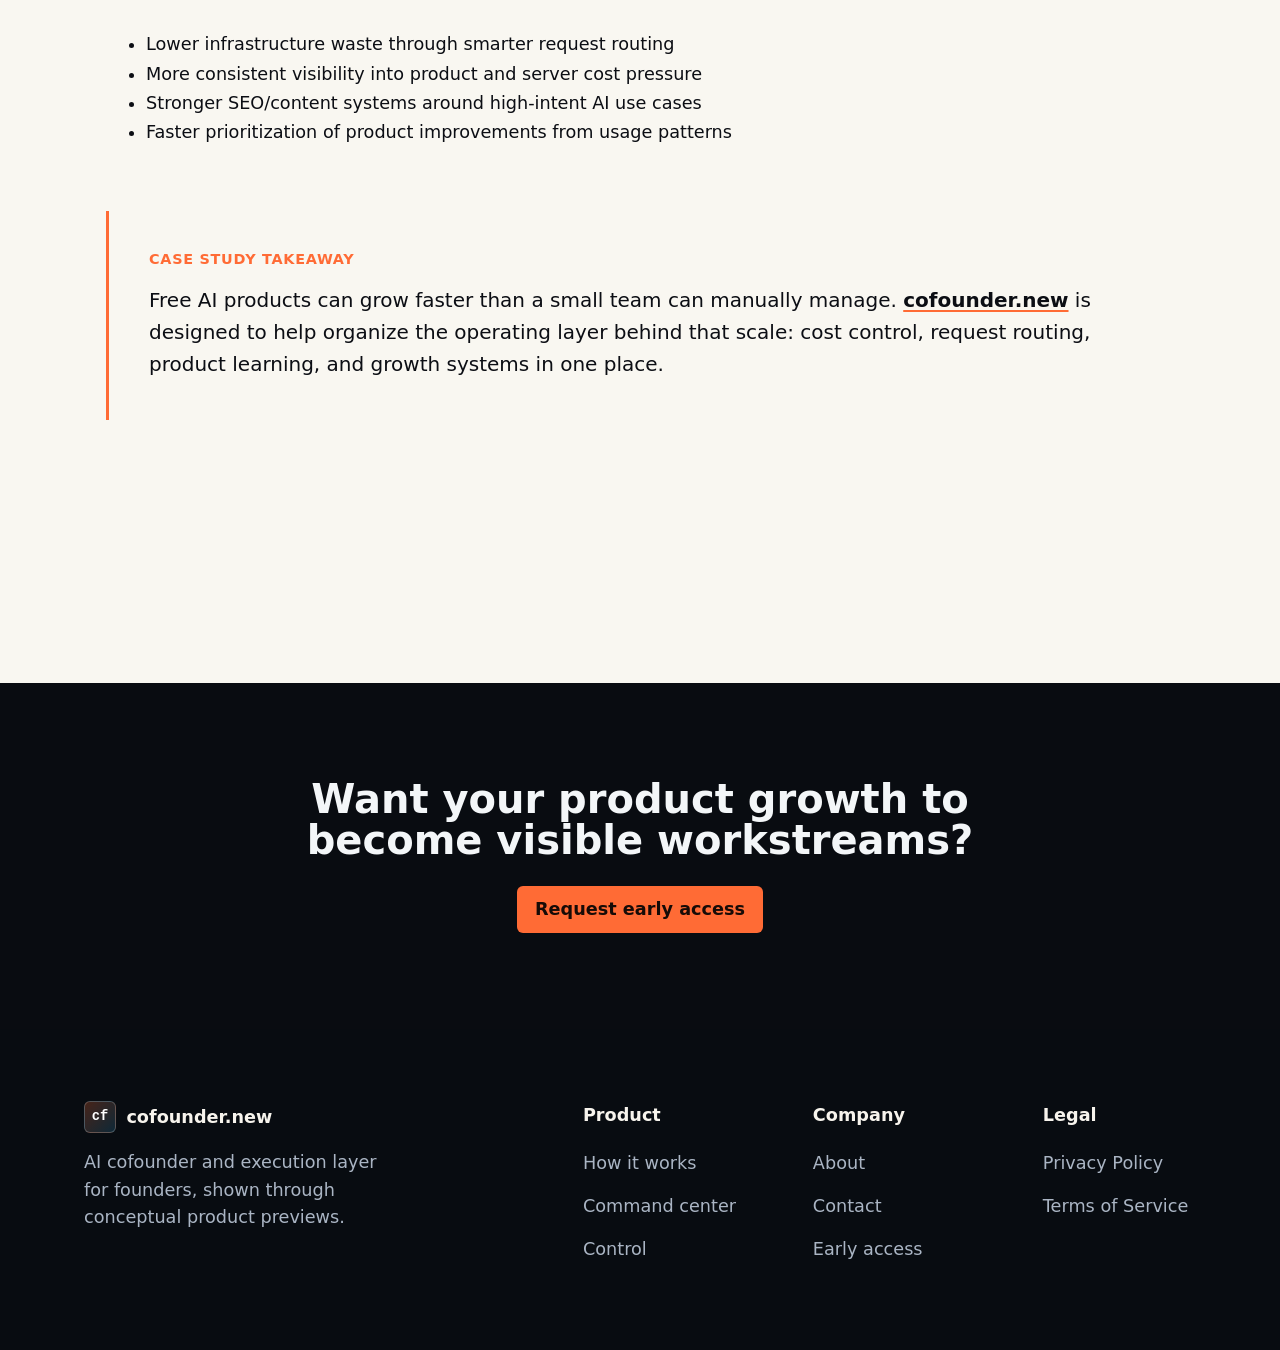
<file: case-studies/freeaichat-bot.html>
<!DOCTYPE html>
<html lang="en">
<head>
  <meta charset="UTF-8">
  <meta name="viewport" content="width=device-width, initial-scale=1.0">
  <title>freeaichat.bot Case Study | cofounder.new</title>
  <meta name="description" content="A conceptual workflow showing how cofounder.new could help organize the operating layer behind freeaichat.bot: cost control, request routing, product learning, and growth systems.">
  <link rel="icon" type="image/svg+xml" href="../assets/favicons/favicon.svg">
  <link rel="icon" type="image/png" sizes="32x32" href="../assets/favicons/favicon-32x32.png">
  <link rel="icon" type="image/png" sizes="48x48" href="../assets/favicons/favicon-48x48.png">
  <link rel="apple-touch-icon" sizes="180x180" href="../assets/favicons/apple-touch-icon.png">
  <link rel="stylesheet" href="../assets/styles.css?v=2">
</head>
<body class="light-mode">
  <header class="site-header">
    <div class="nav-wrap">
      <a class="brand" href="../index.html" aria-label="cofounder.new home"><span class="brand-mark">cf</span><span>cofounder.new</span></a>
      <nav class="nav-links" data-nav-links aria-label="Main navigation">
        <a href="../how-it-works.html">How it works</a>
        <a href="../product.html">Product</a>
        <a href="../control.html">Control</a>
        <a href="../about.html">About</a>
        <a href="../contact.html">Contact</a>
      </nav>
      <div class="nav-actions">
        <a class="button button-primary navbar-cta" href="../early-access.html"><span class="hide-mobile">Request </span>early access</a>
        <button class="menu-toggle" type="button" data-menu-toggle aria-label="Open navigation" aria-expanded="false">
          <svg width="20" height="20" viewBox="0 0 20 20" aria-hidden="true"><path fill="currentColor" d="M3 5h14v2H3V5Zm0 4h14v2H3V9Zm0 4h14v2H3v-2Z"/></svg>
        </button>
      </div>
    </div>
  </header>

  <main class="case-study-layout">
    <!-- 1. Hero -->
    <section class="case-detail-hero dark-section">
      <div class="container text-center">
        <span class="status-badge">CONCEPTUAL WORKFLOW</span>
        <p class="business-name"><span class="case-study-brand-name">freeaichat.bot</span></p>
        <h1>Surviving scale when the product is free.</h1>
        <p class="lead muted"><span class="case-study-brand-name">freeaichat.bot</span> shows the kind of operational challenge <span class="case-study-brand-name">cofounder.new</span> is built to organize: viral product usage, infrastructure pressure, cost control, and product learning all moving at once.</p>
        <div class="hero-ctas">
          <a href="../early-access.html" class="button button-primary">Request early access</a>
          <a href="../index.html#case-studies" class="button button-secondary">Back to case studies</a>
        </div>
      </div>
    </section>

    <section class="section light-section">
      <div class="case-detail-content">
        <!-- 2. Business Snapshot -->
        <div class="case-snapshot-panel">
          <div class="snapshot-grid">
            <div class="snapshot-item">
              <span class="snapshot-label">Business</span>
              <div class="snapshot-value"><span class="case-study-brand-name">freeaichat.bot</span></div>
            </div>
            <div class="snapshot-item">
              <span class="snapshot-label">Website</span>
              <div class="snapshot-value"><a href="https://freeaichat.bot" target="_blank" rel="noopener"><span class="case-study-brand-name">freeaichat.bot</span></a></div>
            </div>
            <div class="snapshot-item">
              <span class="snapshot-label">Category</span>
              <div class="snapshot-value">AI chatbot and image generation</div>
            </div>
            <div class="snapshot-item">
              <span class="snapshot-label">Audience</span>
              <div class="snapshot-value">Consumers, students, creators, and researchers</div>
            </div>
            
          </div>
        </div>

        <!-- 3. Challenge / Opportunity -->
        <div class="case-split-grid">
          <div class="case-card-panel">
            <h2>Challenge</h2>
            <p>Free AI products can grow fast because the barrier to use is low. But that same growth can become dangerous if every new user increases compute costs, API usage, product support, and infrastructure complexity.</p>
            <p>The challenge is not only getting users. The challenge is making the product sustainable when usage grows faster than the team.</p>
          </div>
          <div class="case-card-panel">
            <h2>Opportunity</h2>
            <p><span class="case-study-brand-name">freeaichat.bot</span> is a strong example of a business where growth and operations are deeply connected. More usage can create more visibility, but it also demands smarter routing, cost monitoring, product prioritization, and retention planning.</p>
            <p><span class="case-study-brand-name">cofounder.new</span> could help organize that work into a visible operating system.</p>
          </div>
        </div>

        <!-- 4. AI Agent Team -->
        <h2>AI Agent Team Used</h2>
        <div class="case-agent-grid">
          <div class="agent-detail-card">
            <div class="agent-header">
              <span class="agent-role">Strategy / validation</span>
              <span class="agent-name">Atlas</span>
            </div>
            <p>Models growth scenarios, product runway, monetization options, and strategic tradeoffs.</p>
          </div>
          <div class="agent-detail-card">
            <div class="agent-header">
              <span class="agent-role">Product / technical direction</span>
              <span class="agent-name">Cipher</span>
            </div>
            <p>Helps structure infrastructure logic, API routing, model usage, and technical issue patterns.</p>
          </div>
          <div class="agent-detail-card">
            <div class="agent-header">
              <span class="agent-role">Growth / content</span>
              <span class="agent-name">Aura</span>
            </div>
            <p>Identifies organic search opportunities and creates scalable content workflows around high-intent AI use cases.</p>
          </div>
          <div class="agent-detail-card">
            <div class="agent-header">
              <span class="agent-role">Accountability / momentum</span>
              <span class="agent-name">Beacon</span>
            </div>
            <p>Keeps product improvements, cost reviews, and growth experiments moving on a consistent rhythm.</p>
          </div>
        </div>

        <!-- 5. Workflow Breakdown -->
        <h2>Workflow Breakdown</h2>
        <div class="case-workflow-grid">
          <div class="workflow-detail-card">
            <h3>Cost-control command center</h3>
            <div class="workflow-step">
              <strong>Trigger</strong>
              <p>Atlas and Cipher monitor usage patterns and potential cost pressure.</p>
            </div>
            <div class="workflow-step">
              <strong>Agent Preparation</strong>
              <p>System turns raw activity into reviewable operating notes.</p>
            </div>
            <div class="workflow-step">
              <strong>Approval Wait</strong>
              <p>API routing and cost optimizations sent for founder review.</p>
            </div>
          </div>
          
          <div class="workflow-detail-card">
            <h3>Search-led growth engine</h3>
            <div class="workflow-step">
              <strong>Trigger</strong>
              <p>Aura identifies popular user needs and search intent.</p>
            </div>
            <div class="workflow-step">
              <strong>Agent Preparation</strong>
              <p>Drafts content opportunities (AI writing, image generation pages).</p>
            </div>
            <div class="workflow-step">
              <strong>Approval Wait</strong>
              <p>SEO pages and campaigns queued for publication.</p>
            </div>
          </div>

          <div class="workflow-detail-card">
            <h3>Product learning loop</h3>
            <div class="workflow-step">
              <strong>Trigger</strong>
              <p>Cipher reviews recurring usage patterns and support signals.</p>
            </div>
            <div class="workflow-step">
              <strong>Agent Preparation</strong>
              <p>Prepares product recommendations and feature prioritization.</p>
            </div>
            <div class="workflow-step">
              <strong>Approval Wait</strong>
              <p>Product spec recommendations sent for founder review.</p>
            </div>
          </div>
        </div>

        <!-- 6. Before / After -->
        <h2>Before & After</h2>
        <div class="case-split-grid before-after-grid">
          <div class="state-card state-card-before case-card-panel">
            <span class="state-label">Before</span>
            <p>Growth creates pressure. The team has to manually watch usage, costs, infrastructure, feedback, and content opportunities.</p>
          </div>
          <div class="state-card state-card-after case-card-panel">
            <span class="state-label">After</span>
            <p><span class="case-study-brand-name">cofounder.new</span> could organize that pressure into dashboards, workstreams, alerts, and approval-ready decisions.</p>
          </div>
        </div>

        <!-- 7. What cofounder.new could organize -->
        <h2>What <span class="case-study-brand-name">cofounder.new</span> could help organize</h2>
        <div class="case-card-panel list-panel">
          <ul>
            <li>Infrastructure cost monitoring</li>
            <li>API routing decisions</li>
            <li>Product feature prioritization</li>
            <li>SEO/content opportunities</li>
            <li>App store or web growth experiments</li>
            <li>User feedback summaries</li>
            <li>Strategic monetization options</li>
          </ul>
        </div>

        <!-- 8. Potential impact areas -->
        <h2>Potential impact areas</h2>
        <ul class="impact-list" style="margin-bottom: 4rem;">
          <li>Lower infrastructure waste through smarter request routing</li><li>More consistent visibility into product and server cost pressure</li><li>Stronger SEO/content systems around high-intent AI use cases</li><li>Faster prioritization of product improvements from usage patterns</li>
        </ul>

        <!-- 9. Case study takeaway -->
        <div class="takeaway-block" style="padding: 2.5rem; background: var(--paper); border-left: 3px solid var(--primary); margin-bottom: 4rem;">
          <h3 style="font-size: 0.9rem; text-transform: uppercase; letter-spacing: 0.05em; color: var(--primary); margin-bottom: 1rem;">Case study takeaway</h3>
          <p style="font-size: 1.25rem; line-height: 1.6; color: var(--text); margin: 0;">Free AI products can grow faster than a small team can manually manage. <span class="case-study-brand-name">cofounder.new</span> is designed to help organize the operating layer behind that scale: cost control, request routing, product learning, and growth systems in one place.</p>
        </div>

      </div>
    </section>

    <!-- 10. Final CTA -->
    <section class="section dark-section text-center" style="padding: 6rem 1rem;">
      <div class="container">
        <h2 style="font-size: 2.5rem; margin-bottom: 1.5rem; color: var(--dark-text); max-width: 25ch; margin-inline: auto;">Want your product growth to become visible workstreams?</h2>
        <a class="button button-primary" href="../early-access.html">Request early access</a>
      </div>
    </section>
  </main>

  <footer class="site-footer">
  <div class="footer-inner">
    <div class="footer-brand">
      <div class="footer-logo-row">
        <a class="brand" href="../"><span class="brand-mark">cf</span><span>cofounder.new</span></a>
      </div>
      <p class="footer-description">AI cofounder and execution layer for founders, shown through conceptual product previews.</p>
    </div>
    <div class="footer-links">
      <div class="footer-column">
        <h4>Product</h4>
        <a href="../how-it-works.html">How it works</a>
        <a href="../product.html">Command center</a>
        <a href="../control.html">Control</a>
      </div>
      <div class="footer-column">
        <h4>Company</h4>
        <a href="../about.html">About</a>
        <a href="../contact.html">Contact</a>
        <a href="../early-access.html">Early access</a>
      </div>
      <div class="footer-column">
        <h4>Legal</h4>
        <a href="../privacy-policy.html">Privacy Policy</a>
        <a href="../terms-of-service.html">Terms of Service</a>
      </div>
    </div>
  </div>
</footer>
  <script src="../assets/site.js"></script>
</body>
</html>
</file>
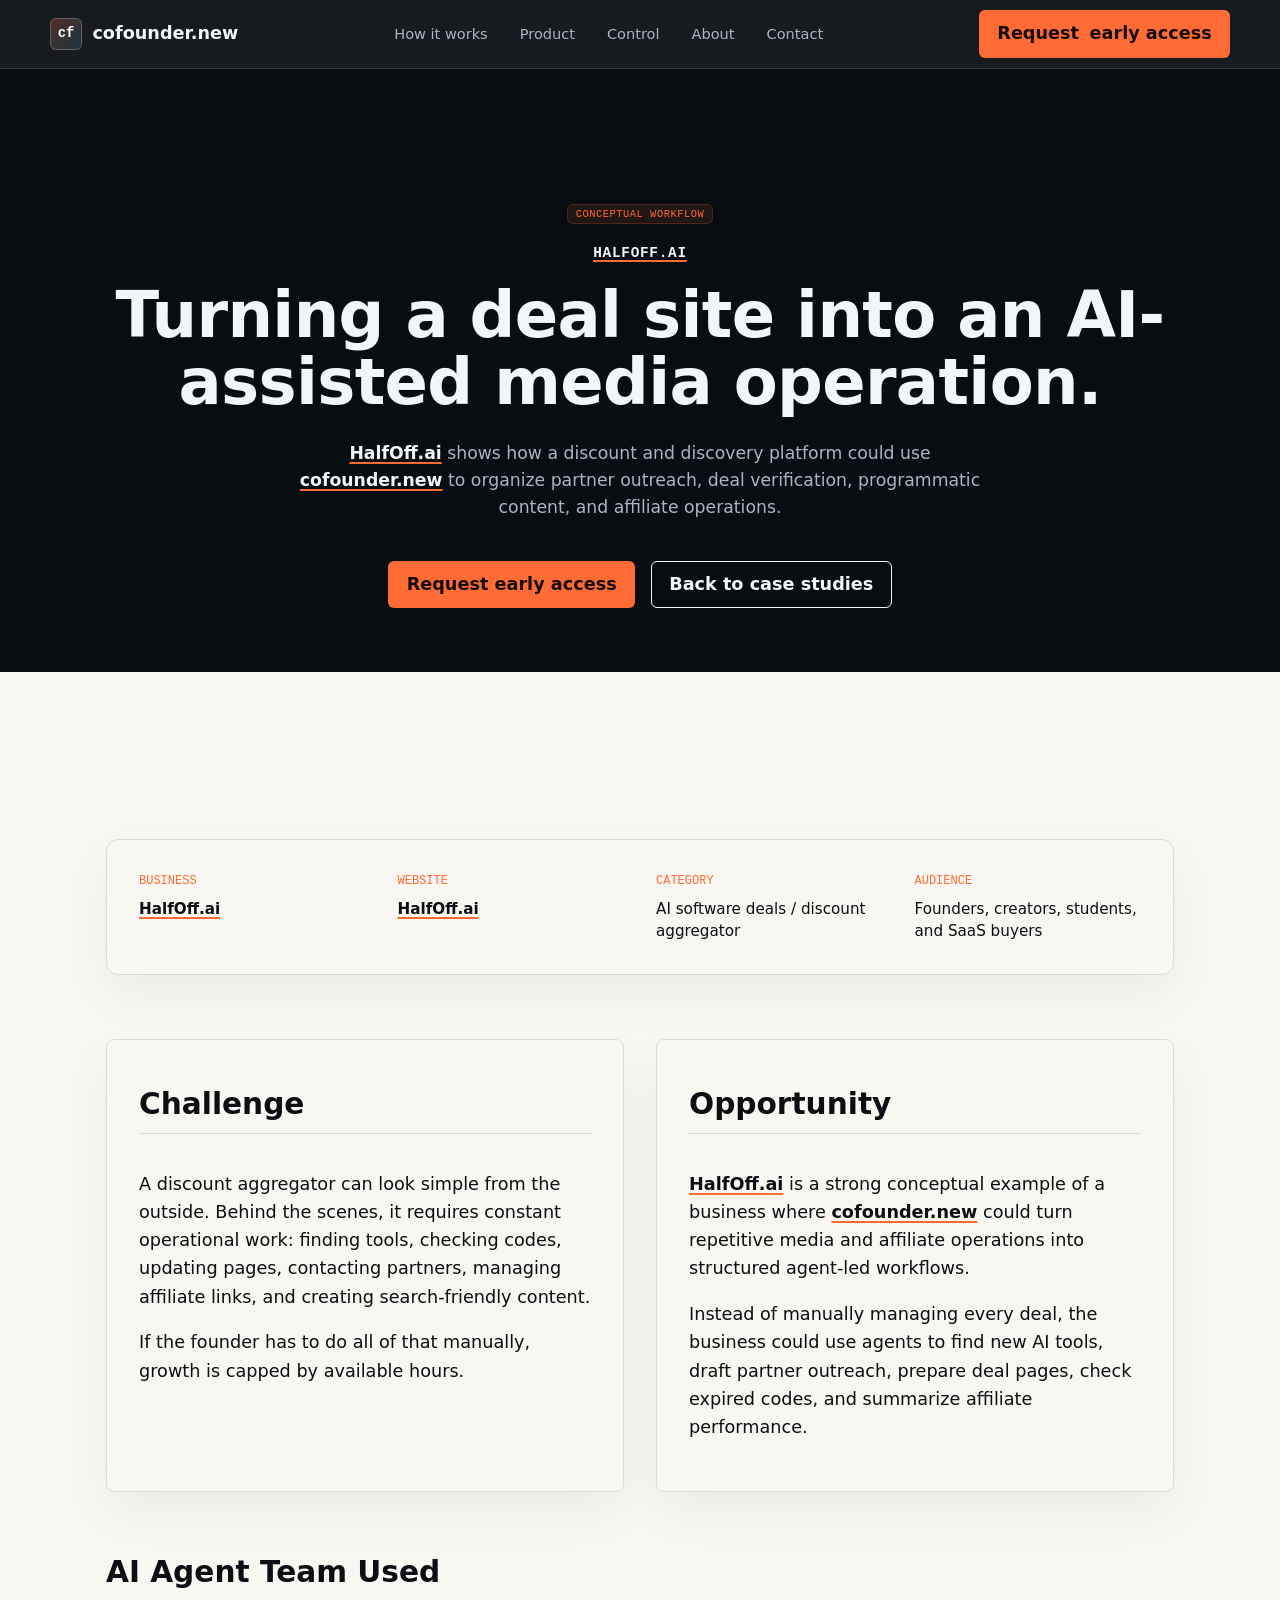
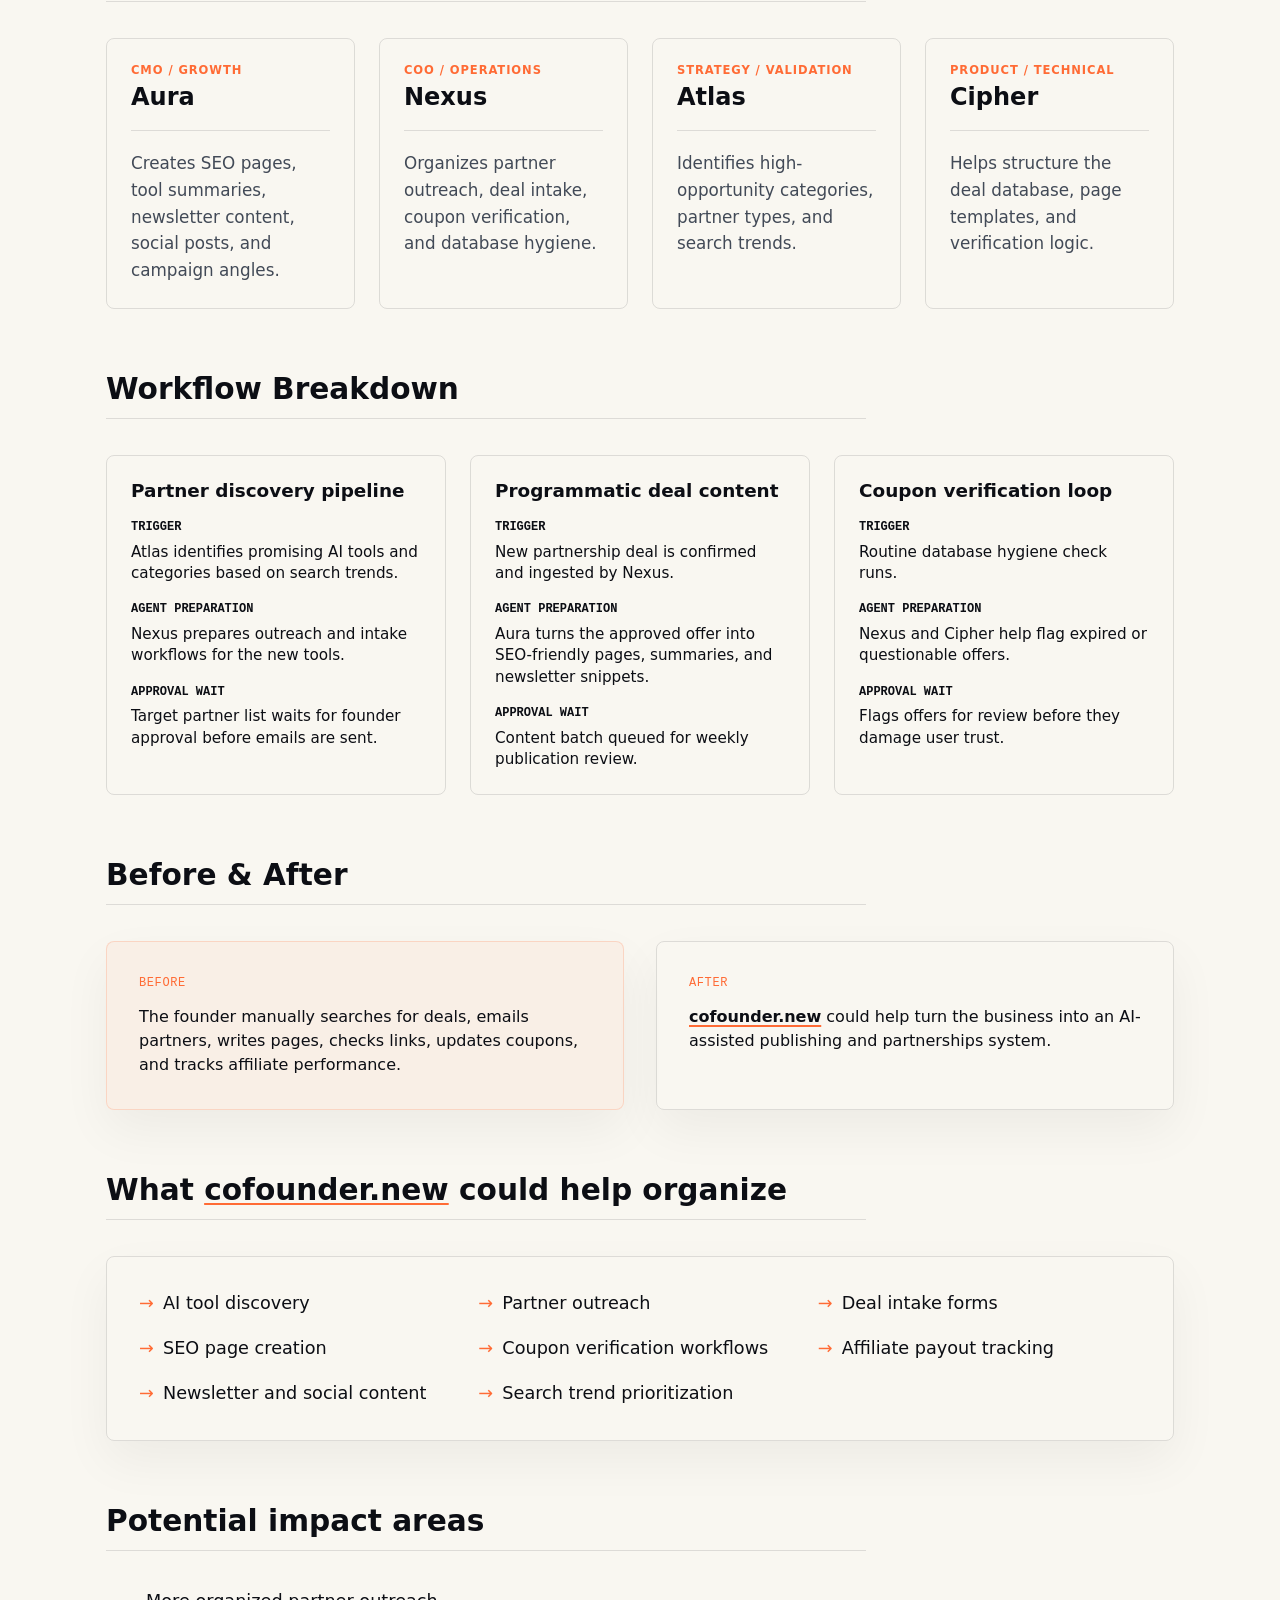
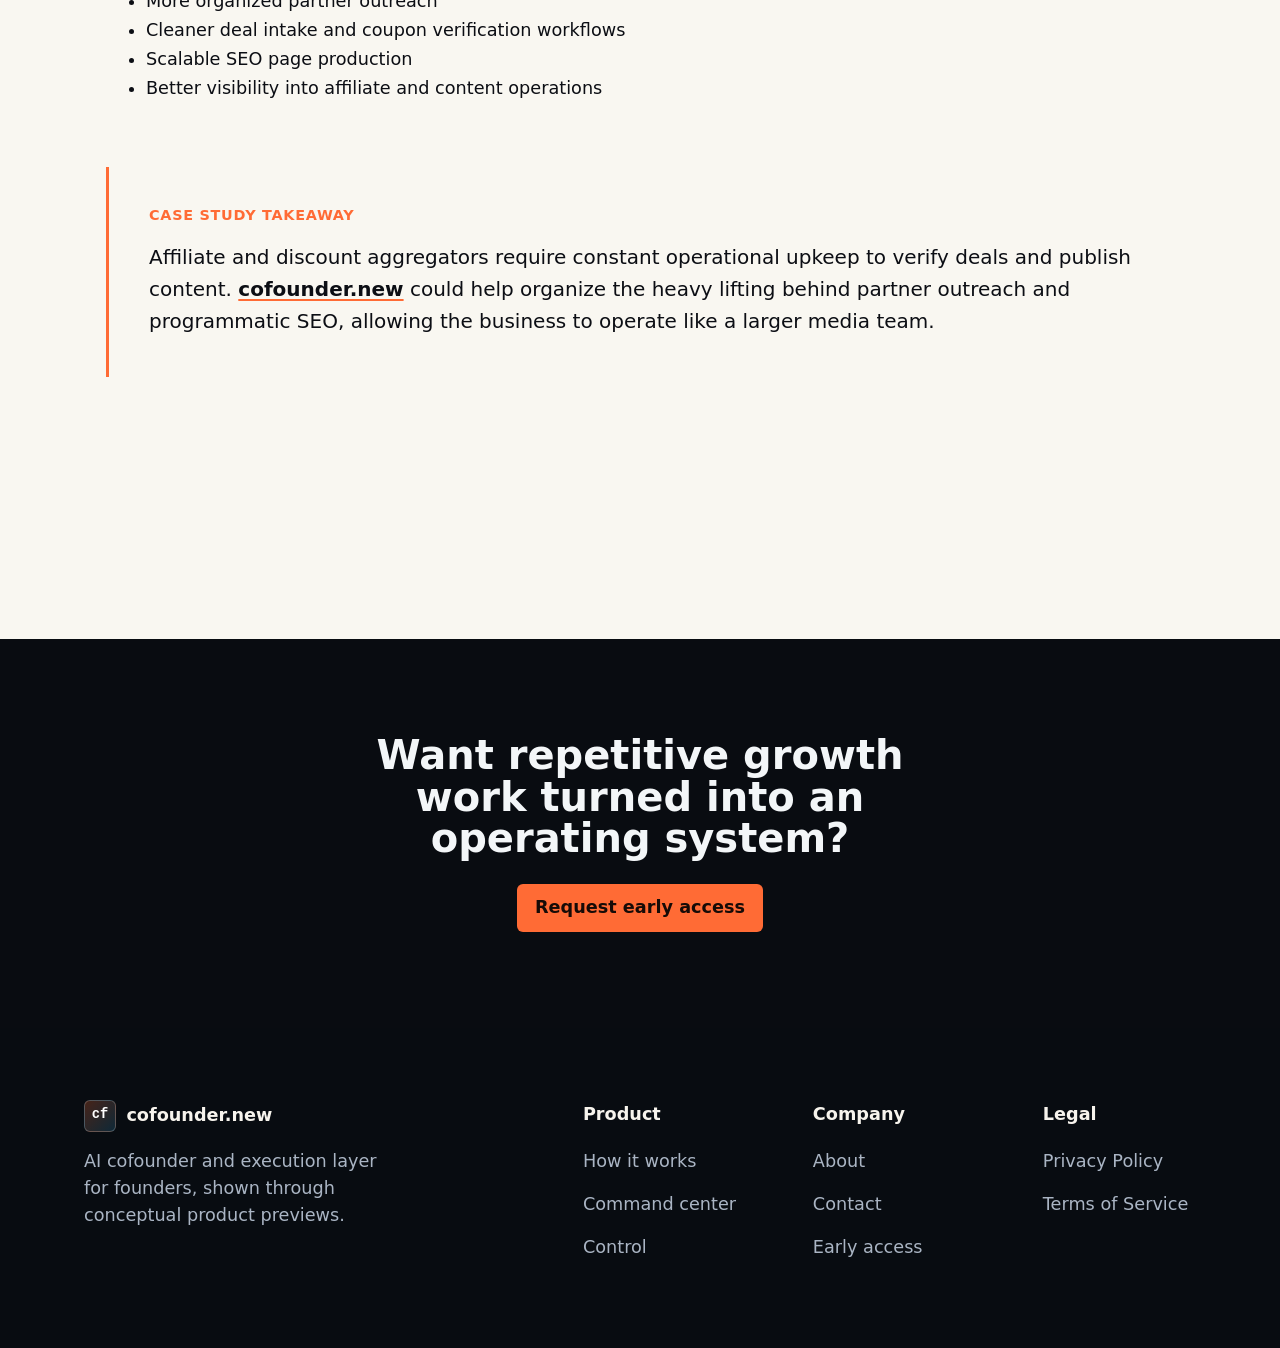
<file: case-studies/halfoff-ai.html>
<!DOCTYPE html>
<html lang="en">
<head>
  <meta charset="UTF-8">
  <meta name="viewport" content="width=device-width, initial-scale=1.0">
  <title>HalfOff.ai - Case Study - cofounder.new</title>
  <link rel="icon" type="image/svg+xml" href="../assets/favicons/favicon.svg">
  <link rel="icon" type="image/png" sizes="32x32" href="../assets/favicons/favicon-32x32.png">
  <link rel="icon" type="image/png" sizes="48x48" href="../assets/favicons/favicon-48x48.png">
  <link rel="apple-touch-icon" sizes="180x180" href="../assets/favicons/apple-touch-icon.png">
  <link rel="stylesheet" href="../assets/styles.css?v=2">
</head>
<body class="light-mode">
  <header class="site-header">
    <div class="nav-wrap">
      <a class="brand" href="../index.html" aria-label="cofounder.new home"><span class="brand-mark">cf</span><span>cofounder.new</span></a>
      <nav class="nav-links" data-nav-links aria-label="Main navigation">
        <a href="../how-it-works.html">How it works</a>
        <a href="../product.html">Product</a>
        <a href="../control.html">Control</a>
        <a href="../about.html">About</a>
        <a href="../contact.html">Contact</a>
      </nav>
      <div class="nav-actions">
        <a class="button button-primary navbar-cta" href="../early-access.html"><span class="hide-mobile">Request&nbsp;</span>early access</a>
        <button class="menu-toggle" type="button" data-menu-toggle aria-label="Open navigation" aria-expanded="false">
          <svg width="20" height="20" viewBox="0 0 20 20" aria-hidden="true"><path fill="currentColor" d="M3 5h14v2H3V5Zm0 4h14v2H3V9Zm0 4h14v2H3v-2Z"/></svg>
        </button>
      </div>
    </div>
  </header>

  <main class="case-study-layout">
    <!-- 1. Hero -->
    <section class="case-detail-hero dark-section">
      <div class="container text-center">
        <span class="status-badge">CONCEPTUAL WORKFLOW</span>
        <p class="business-name"><span class="case-study-brand-name">HalfOff.ai</span></p>
        <h1>Turning a deal site into an AI-assisted media operation.</h1>
        <p class="lead muted"><span class="case-study-brand-name">HalfOff.ai</span> shows how a discount and discovery platform could use <span class="case-study-brand-name">cofounder.new</span> to organize partner outreach, deal verification, programmatic content, and affiliate operations.</p>
        <div class="hero-ctas">
          <a href="../early-access.html" class="button button-primary">Request early access</a>
          <a href="../index.html#case-studies" class="button button-secondary">Back to case studies</a>
        </div>
      </div>
    </section>

    <section class="section light-section">
      <div class="case-detail-content">
        <!-- 2. Business Snapshot -->
        <div class="case-snapshot-panel">
          <div class="snapshot-grid">
            <div class="snapshot-item">
              <span class="snapshot-label">Business</span>
              <div class="snapshot-value"><span class="case-study-brand-name">HalfOff.ai</span></div>
            </div>
            <div class="snapshot-item">
              <span class="snapshot-label">Website</span>
              <div class="snapshot-value"><a href="https://halfoff.ai" target="_blank" rel="noopener"><span class="case-study-brand-name">HalfOff.ai</span></a></div>
            </div>
            <div class="snapshot-item">
              <span class="snapshot-label">Category</span>
              <div class="snapshot-value">AI software deals / discount aggregator</div>
            </div>
            <div class="snapshot-item">
              <span class="snapshot-label">Audience</span>
              <div class="snapshot-value">Founders, creators, students, and SaaS buyers</div>
            </div>
            
          </div>
        </div>

        <!-- 3. Challenge / Opportunity -->
        <div class="case-split-grid">
          <div class="case-card-panel">
            <h2>Challenge</h2>
            <p>A discount aggregator can look simple from the outside. Behind the scenes, it requires constant operational work: finding tools, checking codes, updating pages, contacting partners, managing affiliate links, and creating search-friendly content.</p>
            <p>If the founder has to do all of that manually, growth is capped by available hours.</p>
          </div>
          <div class="case-card-panel">
            <h2>Opportunity</h2>
            <p><span class="case-study-brand-name">HalfOff.ai</span> is a strong conceptual example of a business where <span class="case-study-brand-name">cofounder.new</span> could turn repetitive media and affiliate operations into structured agent-led workflows.</p>
            <p>Instead of manually managing every deal, the business could use agents to find new AI tools, draft partner outreach, prepare deal pages, check expired codes, and summarize affiliate performance.</p>
          </div>
        </div>

        <!-- 4. AI Agent Team -->
        <h2>AI Agent Team Used</h2>
        <div class="case-agent-grid">
          <div class="agent-detail-card">
            <div class="agent-header">
              <span class="agent-role">CMO / growth</span>
              <span class="agent-name">Aura</span>
            </div>
            <p>Creates SEO pages, tool summaries, newsletter content, social posts, and campaign angles.</p>
          </div>
          <div class="agent-detail-card">
            <div class="agent-header">
              <span class="agent-role">COO / operations</span>
              <span class="agent-name">Nexus</span>
            </div>
            <p>Organizes partner outreach, deal intake, coupon verification, and database hygiene.</p>
          </div>
          <div class="agent-detail-card">
            <div class="agent-header">
              <span class="agent-role">Strategy / validation</span>
              <span class="agent-name">Atlas</span>
            </div>
            <p>Identifies high-opportunity categories, partner types, and search trends.</p>
          </div>
          <div class="agent-detail-card">
            <div class="agent-header">
              <span class="agent-role">Product / technical</span>
              <span class="agent-name">Cipher</span>
            </div>
            <p>Helps structure the deal database, page templates, and verification logic.</p>
          </div>
        </div>

        <!-- 5. Workflow Breakdown -->
        <h2>Workflow Breakdown</h2>
        <div class="case-workflow-grid">
          <div class="workflow-detail-card">
            <h3>Partner discovery pipeline</h3>
            <div class="workflow-step">
              <strong>Trigger</strong>
              <p>Atlas identifies promising AI tools and categories based on search trends.</p>
            </div>
            <div class="workflow-step">
              <strong>Agent Preparation</strong>
              <p>Nexus prepares outreach and intake workflows for the new tools.</p>
            </div>
            <div class="workflow-step">
              <strong>Approval Wait</strong>
              <p>Target partner list waits for founder approval before emails are sent.</p>
            </div>
          </div>
          
          <div class="workflow-detail-card">
            <h3>Programmatic deal content</h3>
            <div class="workflow-step">
              <strong>Trigger</strong>
              <p>New partnership deal is confirmed and ingested by Nexus.</p>
            </div>
            <div class="workflow-step">
              <strong>Agent Preparation</strong>
              <p>Aura turns the approved offer into SEO-friendly pages, summaries, and newsletter snippets.</p>
            </div>
            <div class="workflow-step">
              <strong>Approval Wait</strong>
              <p>Content batch queued for weekly publication review.</p>
            </div>
          </div>

          <div class="workflow-detail-card">
            <h3>Coupon verification loop</h3>
            <div class="workflow-step">
              <strong>Trigger</strong>
              <p>Routine database hygiene check runs.</p>
            </div>
            <div class="workflow-step">
              <strong>Agent Preparation</strong>
              <p>Nexus and Cipher help flag expired or questionable offers.</p>
            </div>
            <div class="workflow-step">
              <strong>Approval Wait</strong>
              <p>Flags offers for review before they damage user trust.</p>
            </div>
          </div>
        </div>

        <!-- 6. Before / After -->
        <h2>Before & After</h2>
        <div class="case-split-grid before-after-grid">
          <div class="state-card state-card-before case-card-panel">
            <span class="state-label">Before</span>
            <p>The founder manually searches for deals, emails partners, writes pages, checks links, updates coupons, and tracks affiliate performance.</p>
          </div>
          <div class="state-card state-card-after case-card-panel">
            <span class="state-label">After</span>
            <p><span class="case-study-brand-name">cofounder.new</span> could help turn the business into an AI-assisted publishing and partnerships system.</p>
          </div>
        </div>

        <!-- 7. What cofounder.new could organize -->
        <h2>What <span class="case-study-brand-name">cofounder.new</span> could help organize</h2>
        <div class="case-card-panel list-panel">
          <ul>
            <li>AI tool discovery</li>
            <li>Partner outreach</li>
            <li>Deal intake forms</li>
            <li>SEO page creation</li>
            <li>Coupon verification workflows</li>
            <li>Affiliate payout tracking</li>
            <li>Newsletter and social content</li>
            <li>Search trend prioritization</li>
          </ul>
        </div>

        <!-- 8. Potential impact areas -->
        <h2>Potential impact areas</h2>
        <ul class="impact-list" style="margin-bottom: 4rem;">
          <li>More organized partner outreach</li><li>Cleaner deal intake and coupon verification workflows</li><li>Scalable SEO page production</li><li>Better visibility into affiliate and content operations</li>
        </ul>

        <!-- 9. Case study takeaway -->
        <div class="takeaway-block" style="padding: 2.5rem; background: var(--paper); border-left: 3px solid var(--primary); margin-bottom: 4rem;">
          <h3 style="font-size: 0.9rem; text-transform: uppercase; letter-spacing: 0.05em; color: var(--primary); margin-bottom: 1rem;">Case study takeaway</h3>
          <p style="font-size: 1.25rem; line-height: 1.6; color: var(--text); margin: 0;">Affiliate and discount aggregators require constant operational upkeep to verify deals and publish content. <span class="case-study-brand-name">cofounder.new</span> could help organize the heavy lifting behind partner outreach and programmatic SEO, allowing the business to operate like a larger media team.</p>
        </div>

      </div>
    </section>

    <!-- 10. Final CTA -->
    <section class="section dark-section text-center" style="padding: 6rem 1rem;">
      <div class="container">
        <h2 style="font-size: 2.5rem; margin-bottom: 1.5rem; color: var(--dark-text); max-width: 25ch; margin-inline: auto;">Want repetitive growth work turned into an operating system?</h2>
        <a class="button button-primary" href="../early-access.html">Request early access</a>
      </div>
    </section>
  </main>

  <footer class="site-footer">
  <div class="footer-inner">
    <div class="footer-brand">
      <div class="footer-logo-row">
        <a class="brand" href="../"><span class="brand-mark">cf</span><span>cofounder.new</span></a>
      </div>
      <p class="footer-description">AI cofounder and execution layer for founders, shown through conceptual product previews.</p>
    </div>
    <div class="footer-links">
      <div class="footer-column">
        <h4>Product</h4>
        <a href="../how-it-works.html">How it works</a>
        <a href="../product.html">Command center</a>
        <a href="../control.html">Control</a>
      </div>
      <div class="footer-column">
        <h4>Company</h4>
        <a href="../about.html">About</a>
        <a href="../contact.html">Contact</a>
        <a href="../early-access.html">Early access</a>
      </div>
      <div class="footer-column">
        <h4>Legal</h4>
        <a href="../privacy-policy.html">Privacy Policy</a>
        <a href="../terms-of-service.html">Terms of Service</a>
      </div>
    </div>
  </div>
</footer>
  <script src="../assets/site.js"></script>
</body>
</html>
</file>
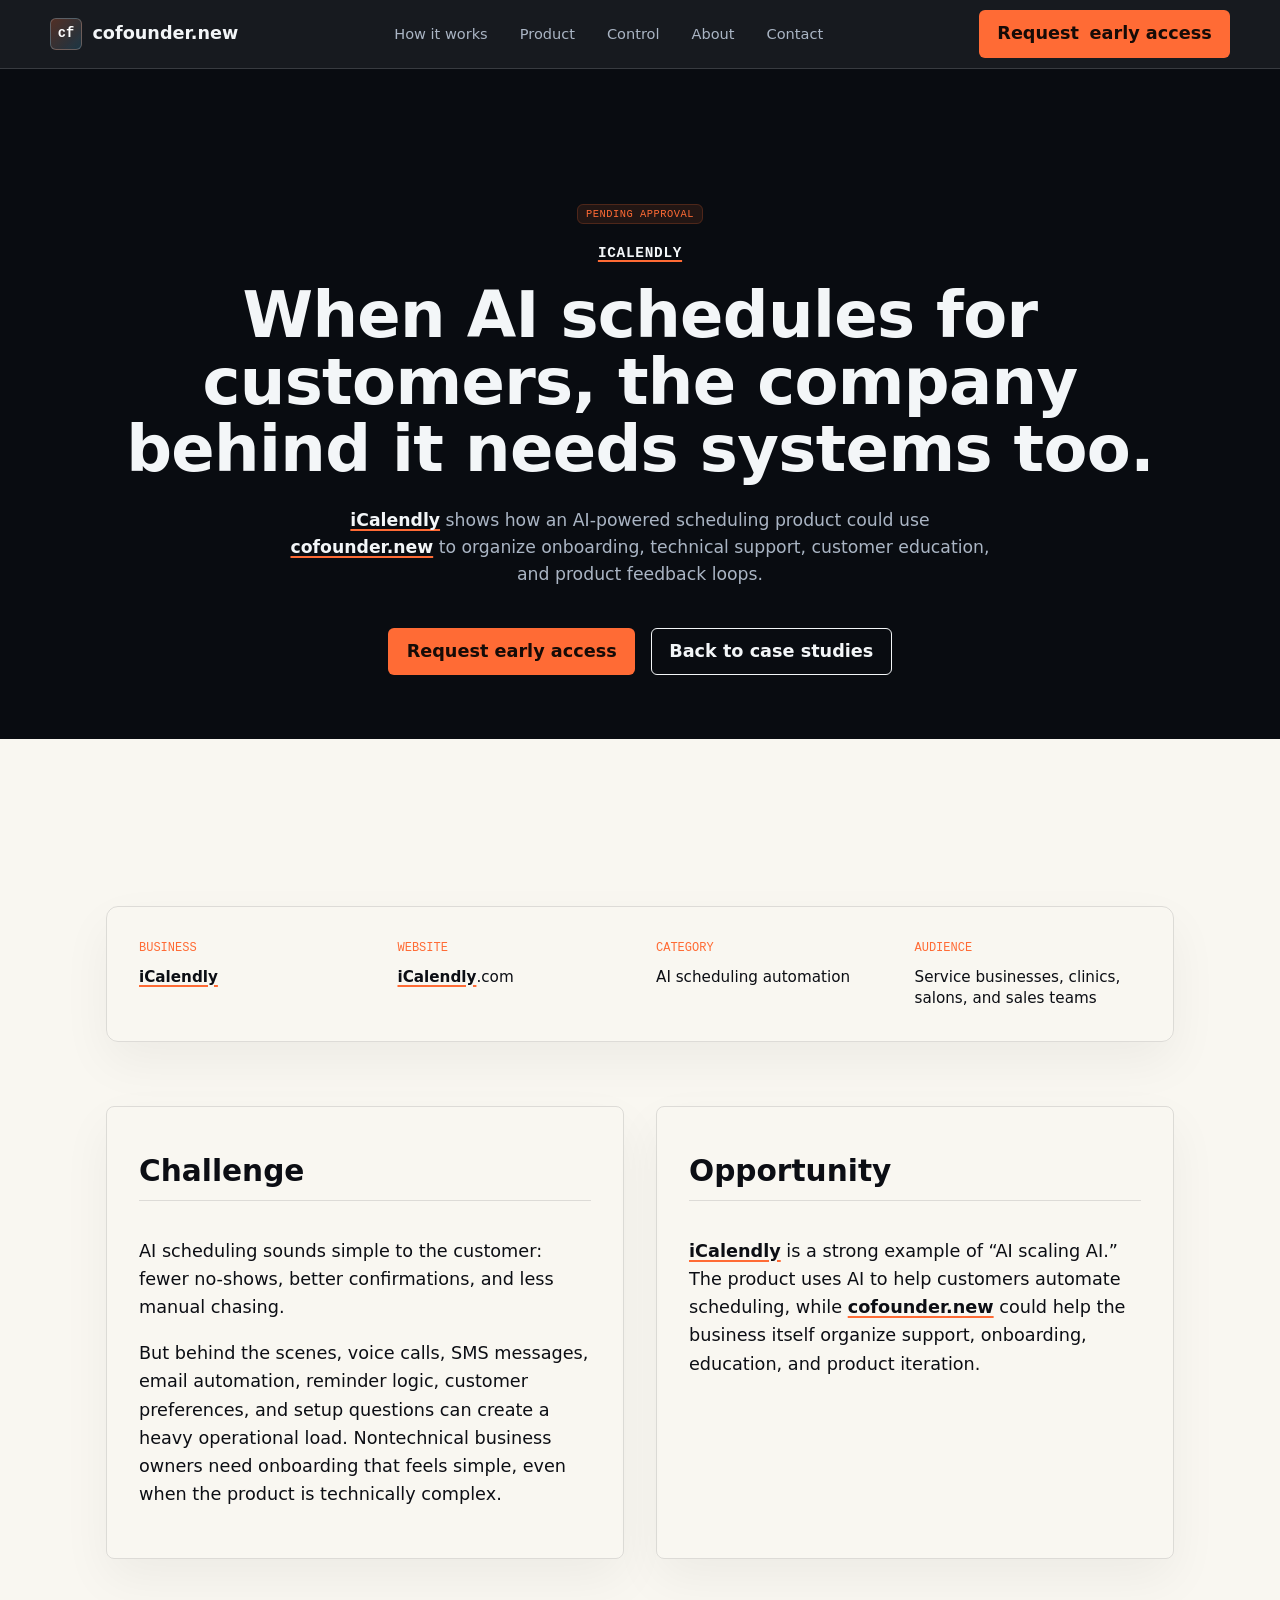
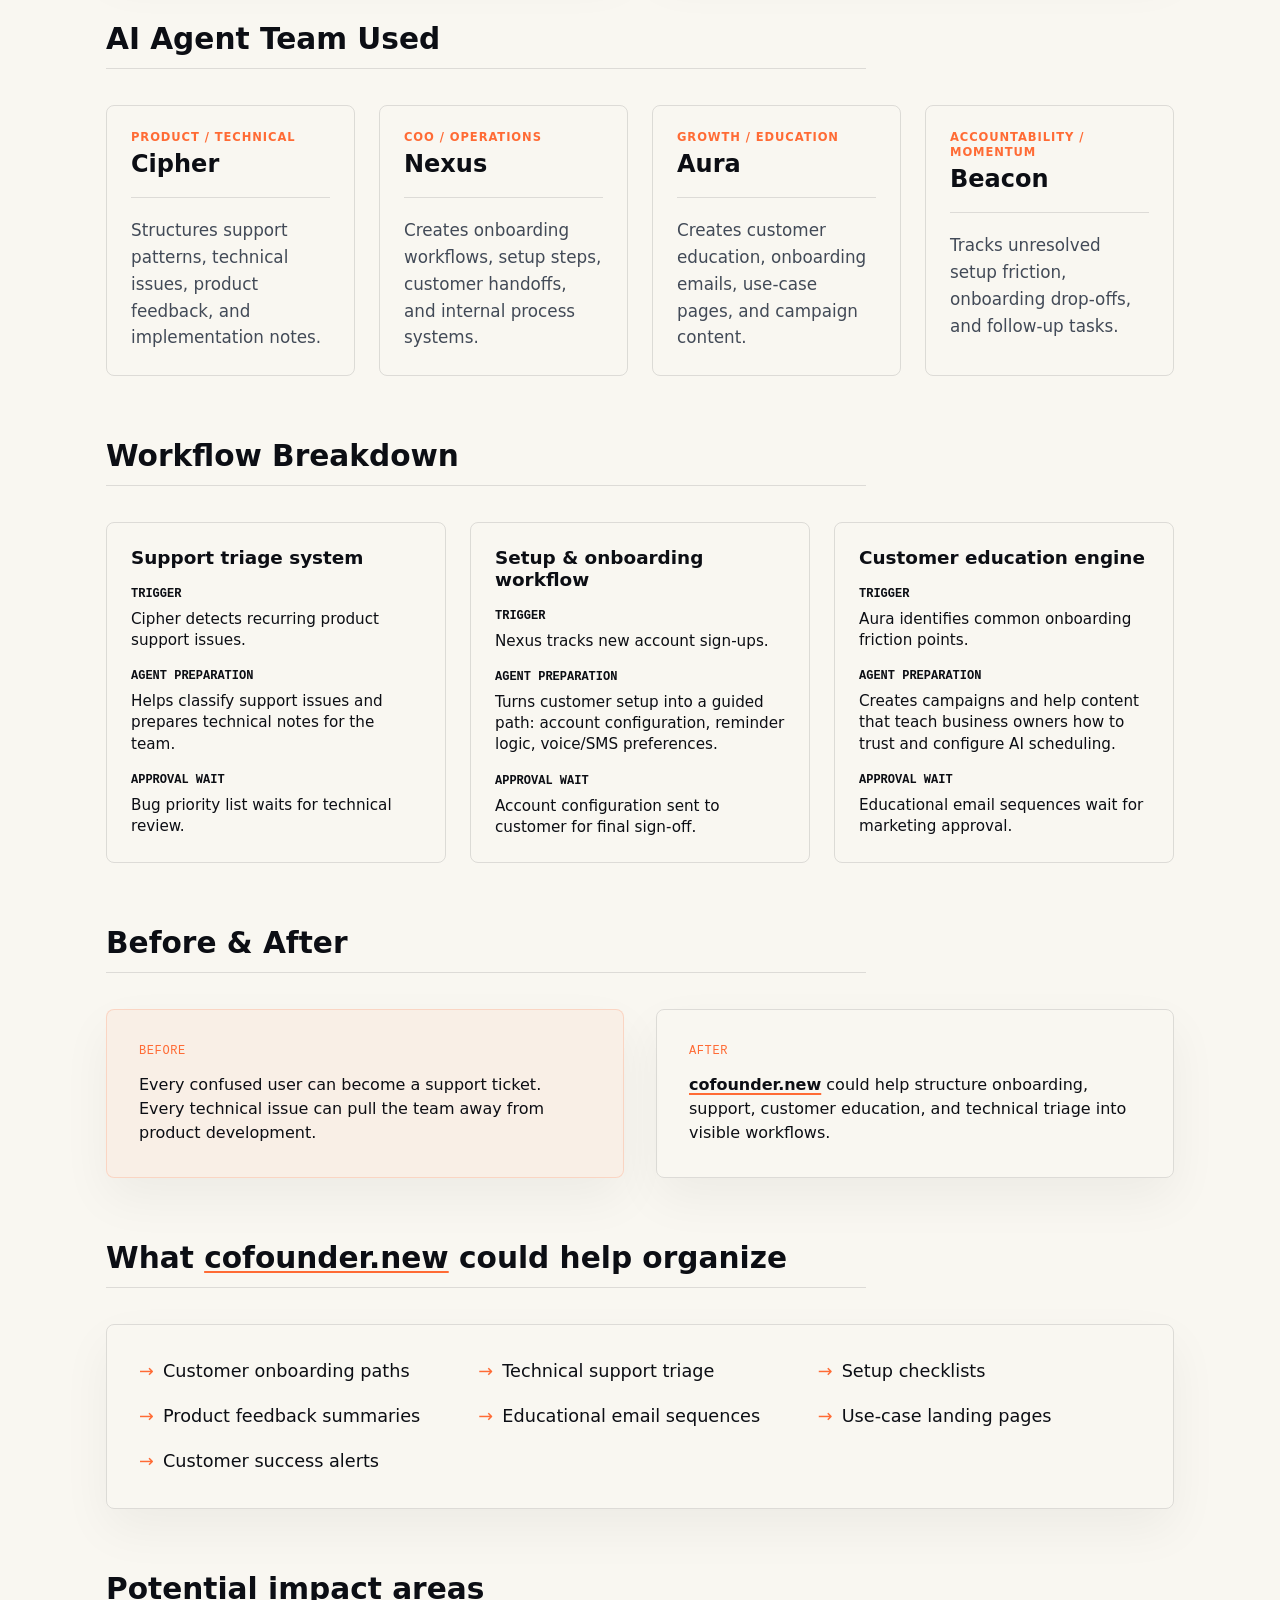
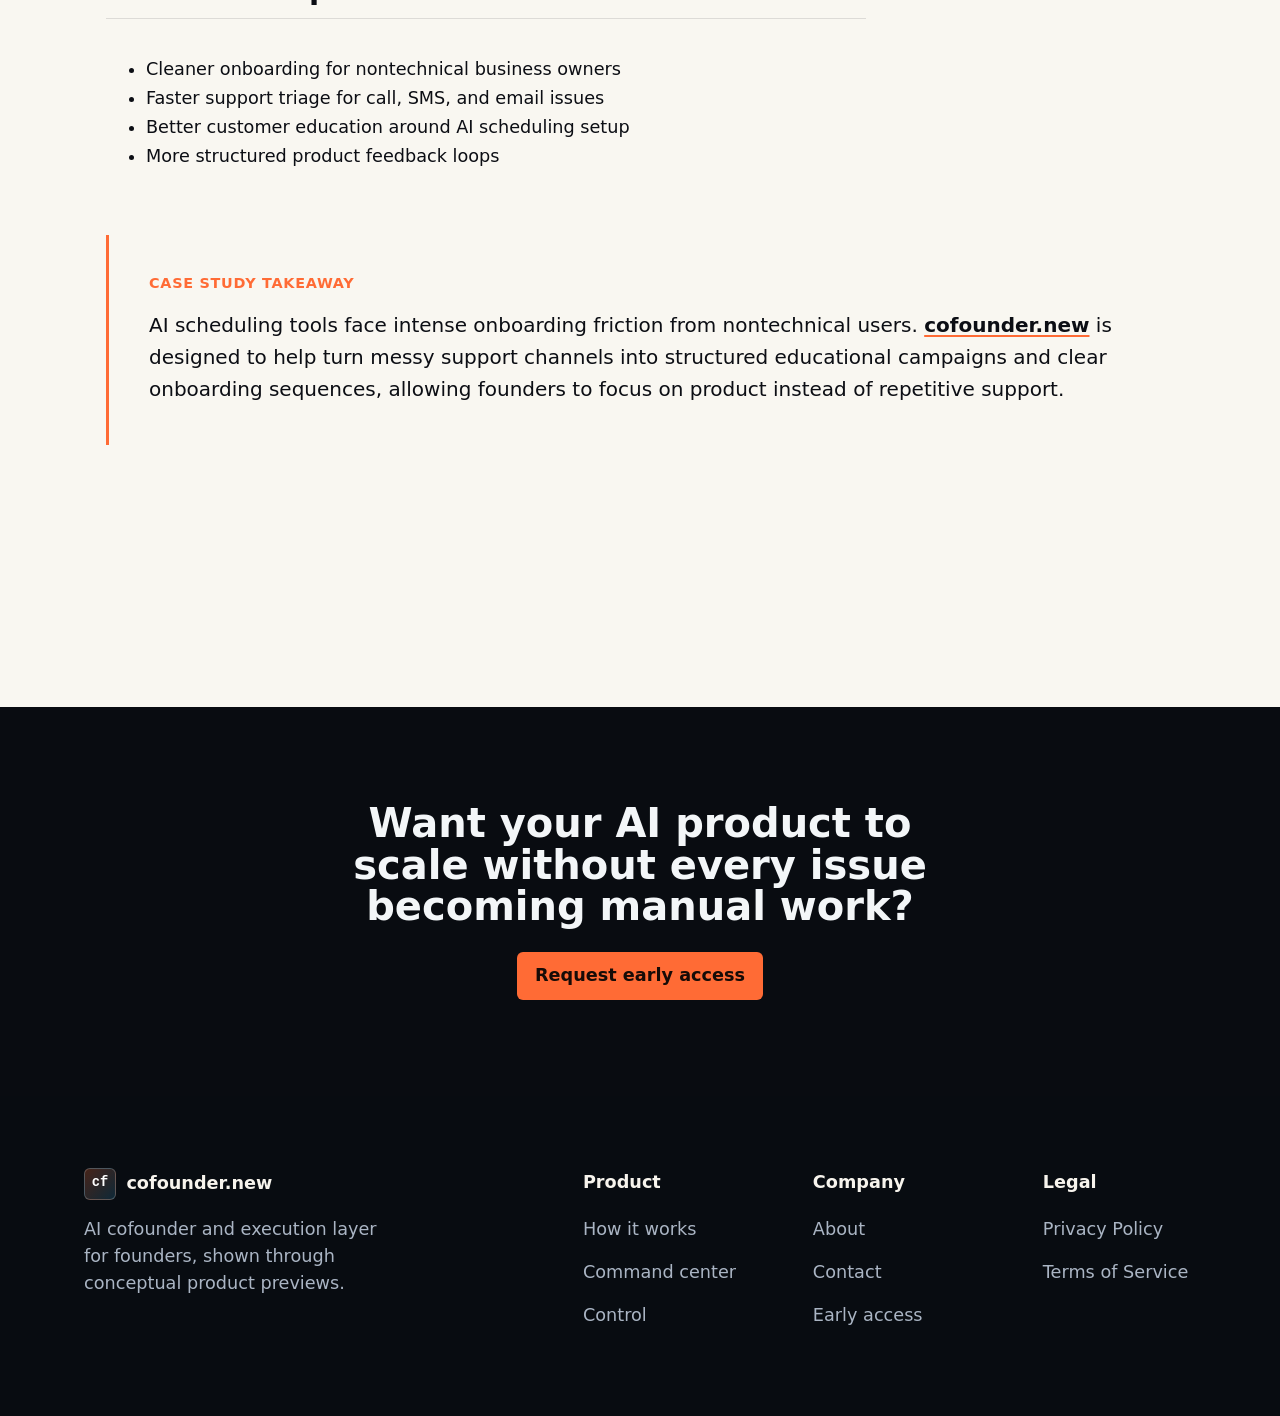
<file: case-studies/icalendly.html>
<!DOCTYPE html>
<html lang="en">
<head>
  <meta charset="UTF-8">
  <meta name="viewport" content="width=device-width, initial-scale=1.0">
  <title>iCalendly - Case Study - cofounder.new</title>
  <link rel="icon" type="image/svg+xml" href="../assets/favicons/favicon.svg">
  <link rel="icon" type="image/png" sizes="32x32" href="../assets/favicons/favicon-32x32.png">
  <link rel="icon" type="image/png" sizes="48x48" href="../assets/favicons/favicon-48x48.png">
  <link rel="apple-touch-icon" sizes="180x180" href="../assets/favicons/apple-touch-icon.png">
  <link rel="stylesheet" href="../assets/styles.css?v=2">
</head>
<body class="light-mode">
  <header class="site-header">
    <div class="nav-wrap">
      <a class="brand" href="../index.html" aria-label="cofounder.new home"><span class="brand-mark">cf</span><span>cofounder.new</span></a>
      <nav class="nav-links" data-nav-links aria-label="Main navigation">
        <a href="../how-it-works.html">How it works</a>
        <a href="../product.html">Product</a>
        <a href="../control.html">Control</a>
        <a href="../about.html">About</a>
        <a href="../contact.html">Contact</a>
      </nav>
      <div class="nav-actions">
        <a class="button button-primary navbar-cta" href="../early-access.html"><span class="hide-mobile">Request&nbsp;</span>early access</a>
        <button class="menu-toggle" type="button" data-menu-toggle aria-label="Open navigation" aria-expanded="false">
          <svg width="20" height="20" viewBox="0 0 20 20" aria-hidden="true"><path fill="currentColor" d="M3 5h14v2H3V5Zm0 4h14v2H3V9Zm0 4h14v2H3v-2Z"/></svg>
        </button>
      </div>
    </div>
  </header>

  <main class="case-study-layout">
    <!-- 1. Hero -->
    <section class="case-detail-hero dark-section">
      <div class="container text-center">
        <span class="status-badge">PENDING APPROVAL</span>
        <p class="business-name"><span class="case-study-brand-name">iCalendly</span></p>
        <h1>When AI schedules for customers, the company behind it needs systems too.</h1>
        <p class="lead muted"><span class="case-study-brand-name">iCalendly</span> shows how an AI-powered scheduling product could use <span class="case-study-brand-name">cofounder.new</span> to organize onboarding, technical support, customer education, and product feedback loops.</p>
        <div class="hero-ctas">
          <a href="../early-access.html" class="button button-primary">Request early access</a>
          <a href="../index.html#case-studies" class="button button-secondary">Back to case studies</a>
        </div>
      </div>
    </section>

    <section class="section light-section">
      <div class="case-detail-content">
        <!-- 2. Business Snapshot -->
        <div class="case-snapshot-panel">
          <div class="snapshot-grid">
            <div class="snapshot-item">
              <span class="snapshot-label">Business</span>
              <div class="snapshot-value"><span class="case-study-brand-name">iCalendly</span></div>
            </div>
            <div class="snapshot-item">
              <span class="snapshot-label">Website</span>
              <div class="snapshot-value"><a href="https://icalendly.com" target="_blank" rel="noopener"><span class="case-study-brand-name">iCalendly</span>.com</a></div>
            </div>
            <div class="snapshot-item">
              <span class="snapshot-label">Category</span>
              <div class="snapshot-value">AI scheduling automation</div>
            </div>
            <div class="snapshot-item">
              <span class="snapshot-label">Audience</span>
              <div class="snapshot-value">Service businesses, clinics, salons, and sales teams</div>
            </div>
            
          </div>
        </div>

        <!-- 3. Challenge / Opportunity -->
        <div class="case-split-grid">
          <div class="case-card-panel">
            <h2>Challenge</h2>
            <p>AI scheduling sounds simple to the customer: fewer no-shows, better confirmations, and less manual chasing.</p>
            <p>But behind the scenes, voice calls, SMS messages, email automation, reminder logic, customer preferences, and setup questions can create a heavy operational load. Nontechnical business owners need onboarding that feels simple, even when the product is technically complex.</p>
          </div>
          <div class="case-card-panel">
            <h2>Opportunity</h2>
            <p><span class="case-study-brand-name">iCalendly</span> is a strong example of “AI scaling AI.” The product uses AI to help customers automate scheduling, while <span class="case-study-brand-name">cofounder.new</span> could help the business itself organize support, onboarding, education, and product iteration.</p>
          </div>
        </div>

        <!-- 4. AI Agent Team -->
        <h2>AI Agent Team Used</h2>
        <div class="case-agent-grid">
          <div class="agent-detail-card">
            <div class="agent-header">
              <span class="agent-role">Product / technical</span>
              <span class="agent-name">Cipher</span>
            </div>
            <p>Structures support patterns, technical issues, product feedback, and implementation notes.</p>
          </div>
          <div class="agent-detail-card">
            <div class="agent-header">
              <span class="agent-role">COO / operations</span>
              <span class="agent-name">Nexus</span>
            </div>
            <p>Creates onboarding workflows, setup steps, customer handoffs, and internal process systems.</p>
          </div>
          <div class="agent-detail-card">
            <div class="agent-header">
              <span class="agent-role">Growth / education</span>
              <span class="agent-name">Aura</span>
            </div>
            <p>Creates customer education, onboarding emails, use-case pages, and campaign content.</p>
          </div>
          <div class="agent-detail-card">
            <div class="agent-header">
              <span class="agent-role">Accountability / momentum</span>
              <span class="agent-name">Beacon</span>
            </div>
            <p>Tracks unresolved setup friction, onboarding drop-offs, and follow-up tasks.</p>
          </div>
        </div>

        <!-- 5. Workflow Breakdown -->
        <h2>Workflow Breakdown</h2>
        <div class="case-workflow-grid">
          <div class="workflow-detail-card">
            <h3>Support triage system</h3>
            <div class="workflow-step">
              <strong>Trigger</strong>
              <p>Cipher detects recurring product support issues.</p>
            </div>
            <div class="workflow-step">
              <strong>Agent Preparation</strong>
              <p>Helps classify support issues and prepares technical notes for the team.</p>
            </div>
            <div class="workflow-step">
              <strong>Approval Wait</strong>
              <p>Bug priority list waits for technical review.</p>
            </div>
          </div>
          
          <div class="workflow-detail-card">
            <h3>Setup & onboarding workflow</h3>
            <div class="workflow-step">
              <strong>Trigger</strong>
              <p>Nexus tracks new account sign-ups.</p>
            </div>
            <div class="workflow-step">
              <strong>Agent Preparation</strong>
              <p>Turns customer setup into a guided path: account configuration, reminder logic, voice/SMS preferences.</p>
            </div>
            <div class="workflow-step">
              <strong>Approval Wait</strong>
              <p>Account configuration sent to customer for final sign-off.</p>
            </div>
          </div>

          <div class="workflow-detail-card">
            <h3>Customer education engine</h3>
            <div class="workflow-step">
              <strong>Trigger</strong>
              <p>Aura identifies common onboarding friction points.</p>
            </div>
            <div class="workflow-step">
              <strong>Agent Preparation</strong>
              <p>Creates campaigns and help content that teach business owners how to trust and configure AI scheduling.</p>
            </div>
            <div class="workflow-step">
              <strong>Approval Wait</strong>
              <p>Educational email sequences wait for marketing approval.</p>
            </div>
          </div>
        </div>

        <!-- 6. Before / After -->
        <h2>Before & After</h2>
        <div class="case-split-grid before-after-grid">
          <div class="state-card state-card-before case-card-panel">
            <span class="state-label">Before</span>
            <p>Every confused user can become a support ticket. Every technical issue can pull the team away from product development.</p>
          </div>
          <div class="state-card state-card-after case-card-panel">
            <span class="state-label">After</span>
            <p><span class="case-study-brand-name">cofounder.new</span> could help structure onboarding, support, customer education, and technical triage into visible workflows.</p>
          </div>
        </div>

        <!-- 7. What cofounder.new could organize -->
        <h2>What <span class="case-study-brand-name">cofounder.new</span> could help organize</h2>
        <div class="case-card-panel list-panel">
          <ul>
            <li>Customer onboarding paths</li>
            <li>Technical support triage</li>
            <li>Setup checklists</li>
            <li>Product feedback summaries</li>
            <li>Educational email sequences</li>
            <li>Use-case landing pages</li>
            <li>Customer success alerts</li>
          </ul>
        </div>

        <!-- 8. Potential impact areas -->
        <h2>Potential impact areas</h2>
        <ul class="impact-list" style="margin-bottom: 4rem;">
          <li>Cleaner onboarding for nontechnical business owners</li><li>Faster support triage for call, SMS, and email issues</li><li>Better customer education around AI scheduling setup</li><li>More structured product feedback loops</li>
        </ul>

        <!-- 9. Case study takeaway -->
        <div class="takeaway-block" style="padding: 2.5rem; background: var(--paper); border-left: 3px solid var(--primary); margin-bottom: 4rem;">
          <h3 style="font-size: 0.9rem; text-transform: uppercase; letter-spacing: 0.05em; color: var(--primary); margin-bottom: 1rem;">Case study takeaway</h3>
          <p style="font-size: 1.25rem; line-height: 1.6; color: var(--text); margin: 0;">AI scheduling tools face intense onboarding friction from nontechnical users. <span class="case-study-brand-name">cofounder.new</span> is designed to help turn messy support channels into structured educational campaigns and clear onboarding sequences, allowing founders to focus on product instead of repetitive support.</p>
        </div>

      </div>
    </section>

    <!-- 10. Final CTA -->
    <section class="section dark-section text-center" style="padding: 6rem 1rem;">
      <div class="container">
        <h2 style="font-size: 2.5rem; margin-bottom: 1.5rem; color: var(--dark-text); max-width: 25ch; margin-inline: auto;">Want your AI product to scale without every issue becoming manual work?</h2>
        <a class="button button-primary" href="../early-access.html">Request early access</a>
      </div>
    </section>
  </main>

  <footer class="site-footer">
  <div class="footer-inner">
    <div class="footer-brand">
      <div class="footer-logo-row">
        <a class="brand" href="../"><span class="brand-mark">cf</span><span>cofounder.new</span></a>
      </div>
      <p class="footer-description">AI cofounder and execution layer for founders, shown through conceptual product previews.</p>
    </div>
    <div class="footer-links">
      <div class="footer-column">
        <h4>Product</h4>
        <a href="../how-it-works.html">How it works</a>
        <a href="../product.html">Command center</a>
        <a href="../control.html">Control</a>
      </div>
      <div class="footer-column">
        <h4>Company</h4>
        <a href="../about.html">About</a>
        <a href="../contact.html">Contact</a>
        <a href="../early-access.html">Early access</a>
      </div>
      <div class="footer-column">
        <h4>Legal</h4>
        <a href="../privacy-policy.html">Privacy Policy</a>
        <a href="../terms-of-service.html">Terms of Service</a>
      </div>
    </div>
  </div>
</footer>
  <script src="../assets/site.js"></script>
</body>
</html>
</file>
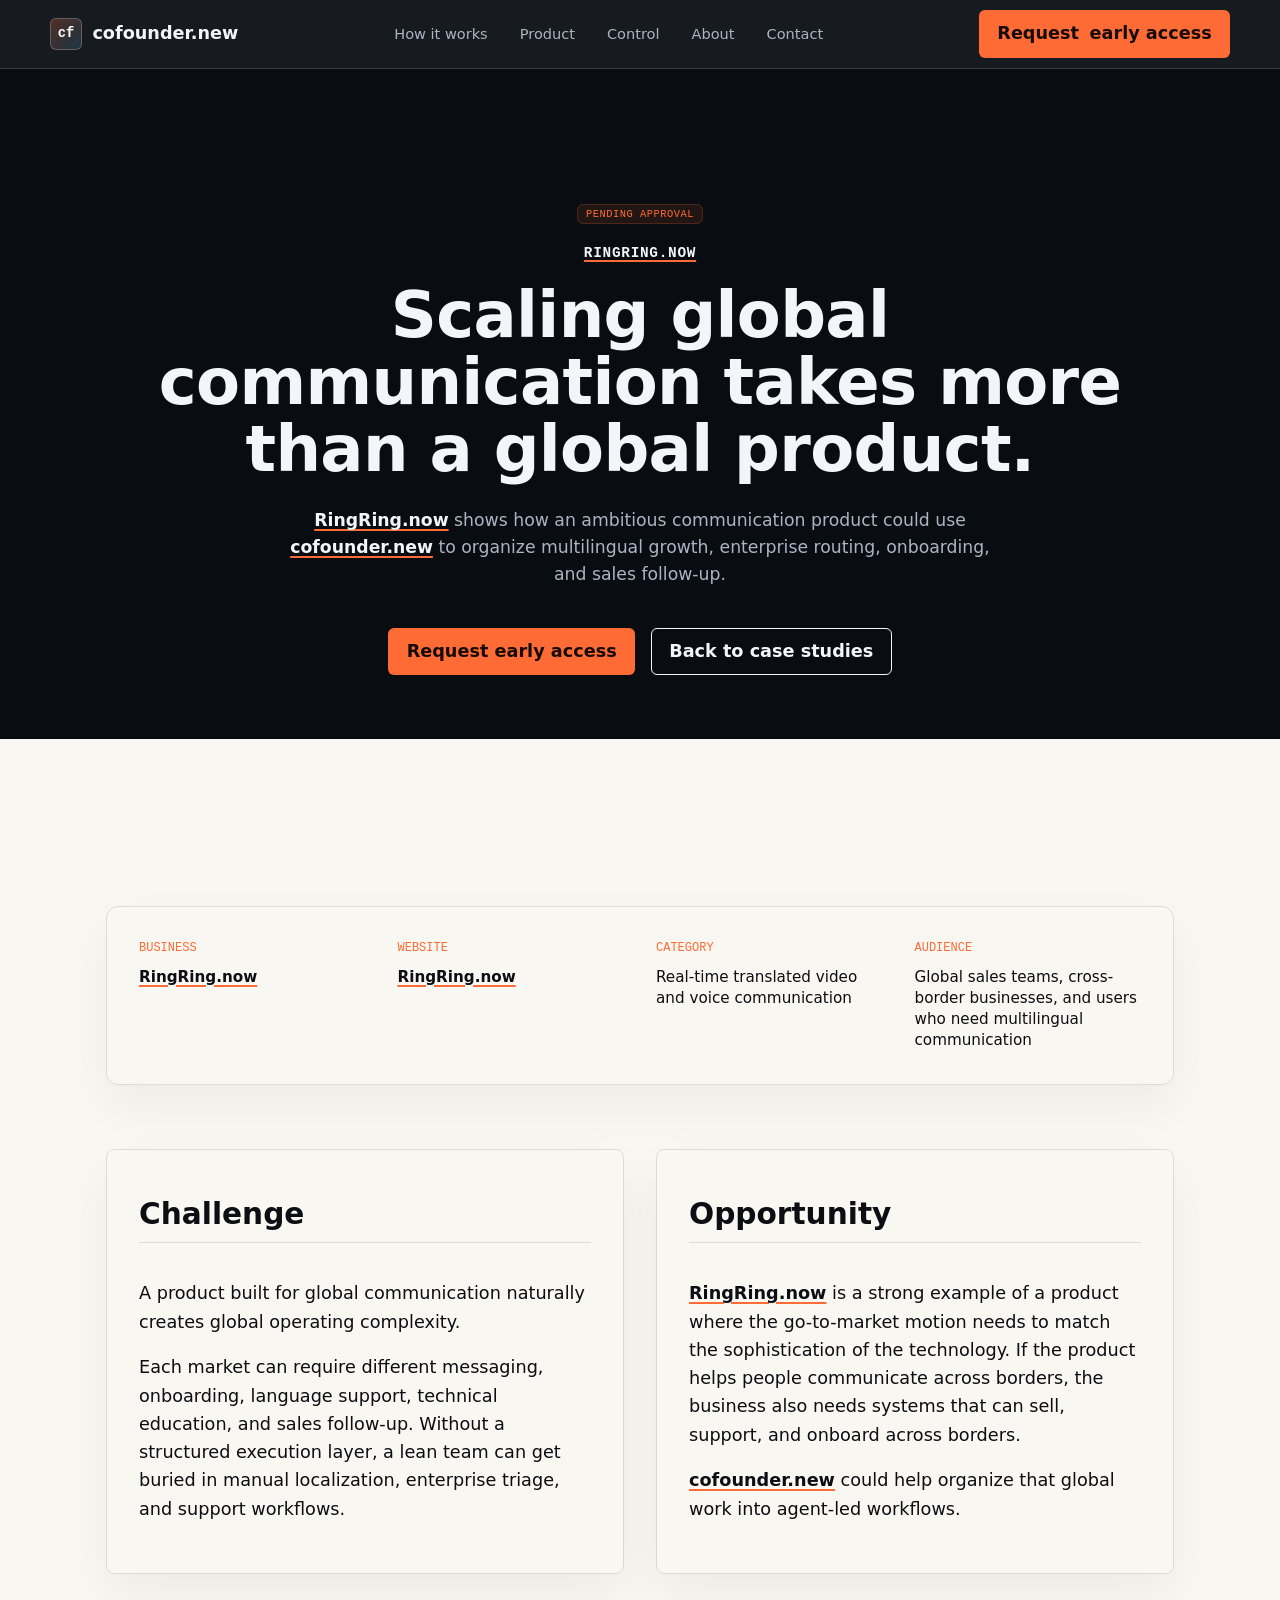
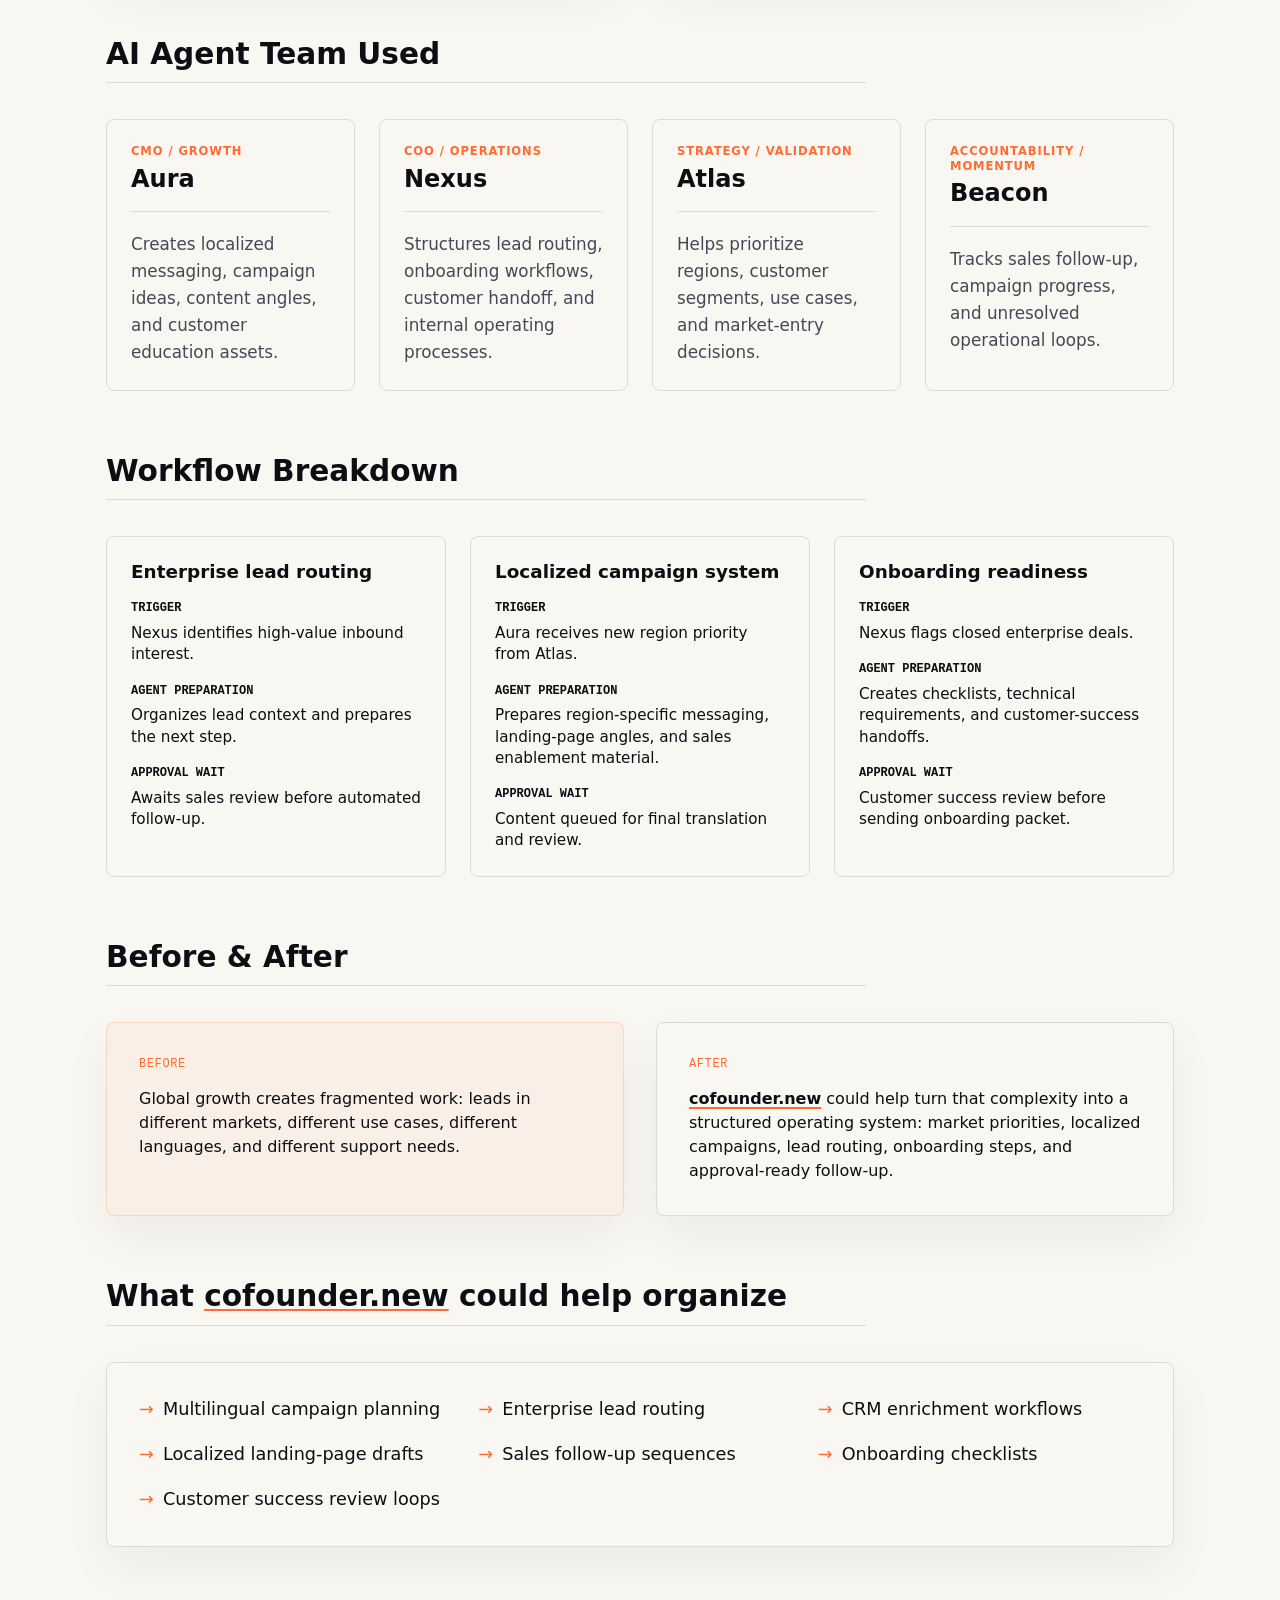
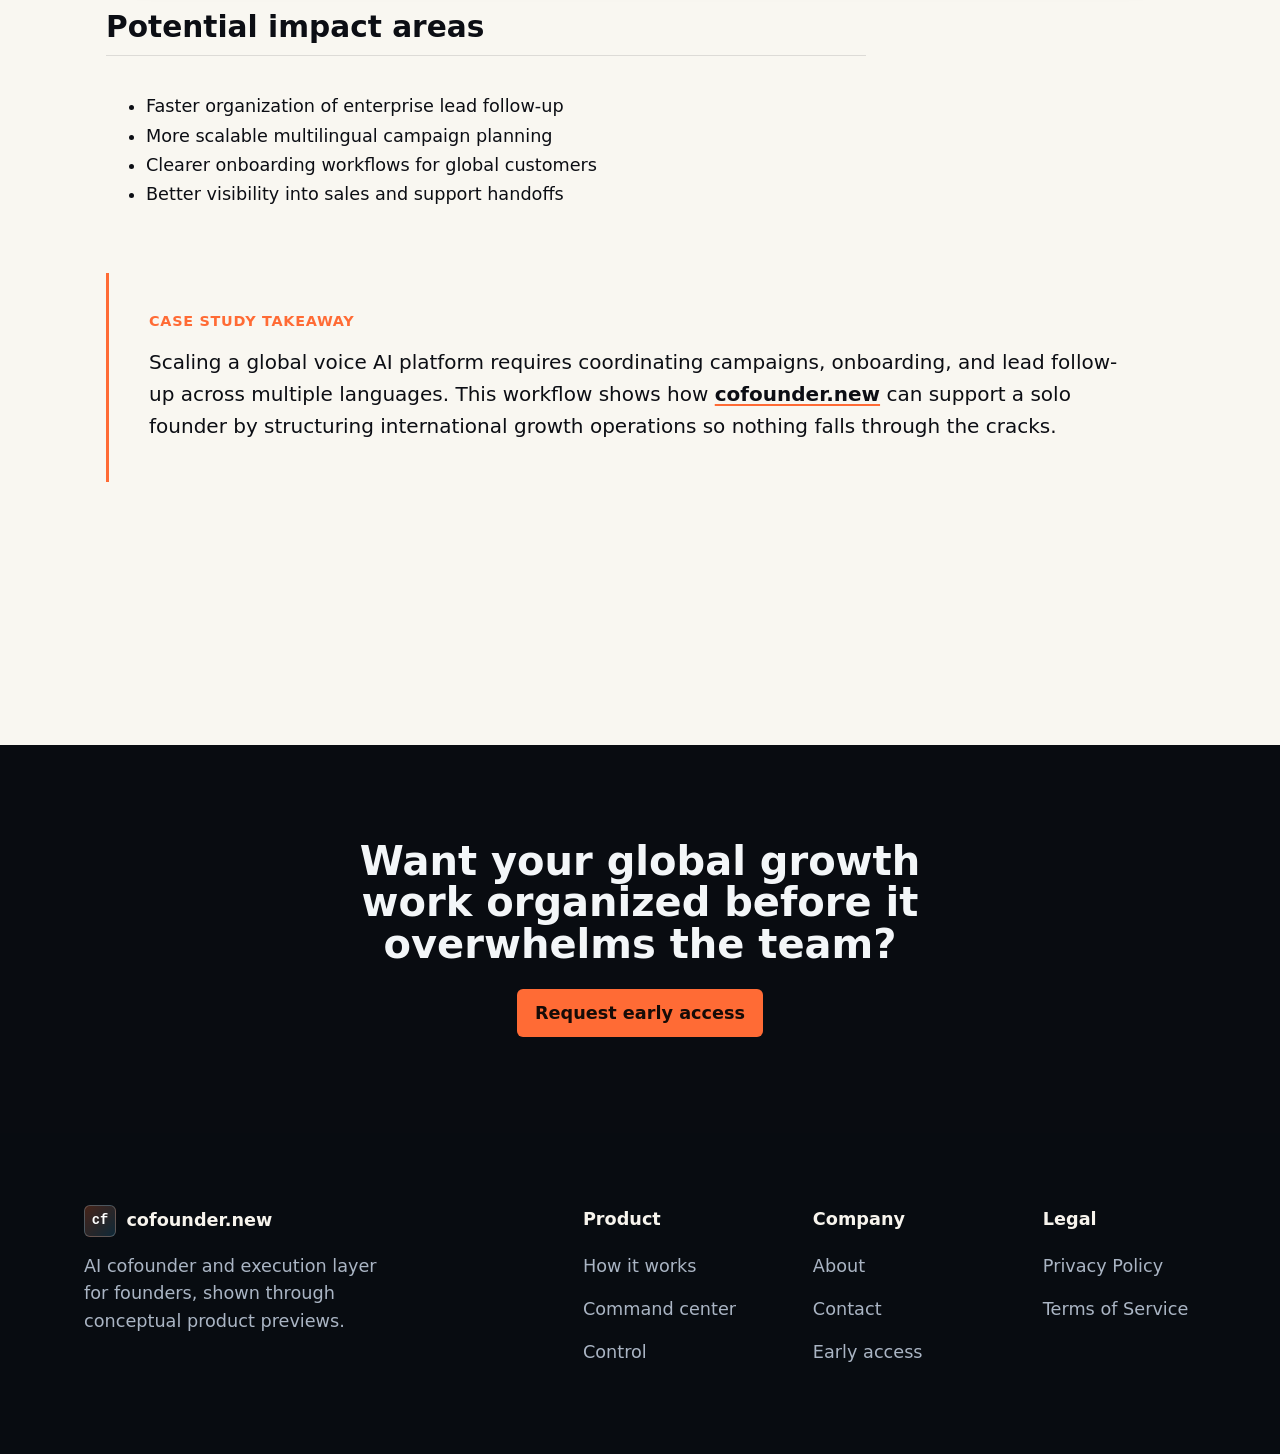
<file: case-studies/ringring-now.html>
<!DOCTYPE html>
<html lang="en">
<head>
  <meta charset="UTF-8">
  <meta name="viewport" content="width=device-width, initial-scale=1.0">
  <title>RingRing.now - Case Study - cofounder.new</title>
  <link rel="icon" type="image/svg+xml" href="../assets/favicons/favicon.svg">
  <link rel="icon" type="image/png" sizes="32x32" href="../assets/favicons/favicon-32x32.png">
  <link rel="icon" type="image/png" sizes="48x48" href="../assets/favicons/favicon-48x48.png">
  <link rel="apple-touch-icon" sizes="180x180" href="../assets/favicons/apple-touch-icon.png">
  <link rel="stylesheet" href="../assets/styles.css?v=2">
</head>
<body class="light-mode">
  <header class="site-header">
    <div class="nav-wrap">
      <a class="brand" href="../index.html" aria-label="cofounder.new home"><span class="brand-mark">cf</span><span>cofounder.new</span></a>
      <nav class="nav-links" data-nav-links aria-label="Main navigation">
        <a href="../how-it-works.html">How it works</a>
        <a href="../product.html">Product</a>
        <a href="../control.html">Control</a>
        <a href="../about.html">About</a>
        <a href="../contact.html">Contact</a>
      </nav>
      <div class="nav-actions">
        <a class="button button-primary navbar-cta" href="../early-access.html"><span class="hide-mobile">Request&nbsp;</span>early access</a>
        <button class="menu-toggle" type="button" data-menu-toggle aria-label="Open navigation" aria-expanded="false">
          <svg width="20" height="20" viewBox="0 0 20 20" aria-hidden="true"><path fill="currentColor" d="M3 5h14v2H3V5Zm0 4h14v2H3V9Zm0 4h14v2H3v-2Z"/></svg>
        </button>
      </div>
    </div>
  </header>

  <main class="case-study-layout">
    <!-- 1. Hero -->
    <section class="case-detail-hero dark-section">
      <div class="container text-center">
        <span class="status-badge">PENDING APPROVAL</span>
        <p class="business-name"><span class="case-study-brand-name">RingRing.now</span></p>
        <h1>Scaling global communication takes more than a global product.</h1>
        <p class="lead muted"><span class="case-study-brand-name">RingRing.now</span> shows how an ambitious communication product could use <span class="case-study-brand-name">cofounder.new</span> to organize multilingual growth, enterprise routing, onboarding, and sales follow-up.</p>
        <div class="hero-ctas">
          <a href="../early-access.html" class="button button-primary">Request early access</a>
          <a href="../index.html#case-studies" class="button button-secondary">Back to case studies</a>
        </div>
      </div>
    </section>

    <section class="section light-section">
      <div class="case-detail-content">
        <!-- 2. Business Snapshot -->
        <div class="case-snapshot-panel">
          <div class="snapshot-grid">
            <div class="snapshot-item">
              <span class="snapshot-label">Business</span>
              <div class="snapshot-value"><span class="case-study-brand-name">RingRing.now</span></div>
            </div>
            <div class="snapshot-item">
              <span class="snapshot-label">Website</span>
              <div class="snapshot-value"><a href="https://ringring.now" target="_blank" rel="noopener"><span class="case-study-brand-name">RingRing.now</span></a></div>
            </div>
            <div class="snapshot-item">
              <span class="snapshot-label">Category</span>
              <div class="snapshot-value">Real-time translated video and voice communication</div>
            </div>
            <div class="snapshot-item">
              <span class="snapshot-label">Audience</span>
              <div class="snapshot-value">Global sales teams, cross-border businesses, and users who need multilingual communication</div>
            </div>
            
          </div>
        </div>

        <!-- 3. Challenge / Opportunity -->
        <div class="case-split-grid">
          <div class="case-card-panel">
            <h2>Challenge</h2>
            <p>A product built for global communication naturally creates global operating complexity.</p>
            <p>Each market can require different messaging, onboarding, language support, technical education, and sales follow-up. Without a structured execution layer, a lean team can get buried in manual localization, enterprise triage, and support workflows.</p>
          </div>
          <div class="case-card-panel">
            <h2>Opportunity</h2>
            <p><span class="case-study-brand-name">RingRing.now</span> is a strong example of a product where the go-to-market motion needs to match the sophistication of the technology. If the product helps people communicate across borders, the business also needs systems that can sell, support, and onboard across borders.</p>
            <p><span class="case-study-brand-name">cofounder.new</span> could help organize that global work into agent-led workflows.</p>
          </div>
        </div>

        <!-- 4. AI Agent Team -->
        <h2>AI Agent Team Used</h2>
        <div class="case-agent-grid">
          <div class="agent-detail-card">
            <div class="agent-header">
              <span class="agent-role">CMO / growth</span>
              <span class="agent-name">Aura</span>
            </div>
            <p>Creates localized messaging, campaign ideas, content angles, and customer education assets.</p>
          </div>
          <div class="agent-detail-card">
            <div class="agent-header">
              <span class="agent-role">COO / operations</span>
              <span class="agent-name">Nexus</span>
            </div>
            <p>Structures lead routing, onboarding workflows, customer handoff, and internal operating processes.</p>
          </div>
          <div class="agent-detail-card">
            <div class="agent-header">
              <span class="agent-role">Strategy / validation</span>
              <span class="agent-name">Atlas</span>
            </div>
            <p>Helps prioritize regions, customer segments, use cases, and market-entry decisions.</p>
          </div>
          <div class="agent-detail-card">
            <div class="agent-header">
              <span class="agent-role">Accountability / momentum</span>
              <span class="agent-name">Beacon</span>
            </div>
            <p>Tracks sales follow-up, campaign progress, and unresolved operational loops.</p>
          </div>
        </div>

        <!-- 5. Workflow Breakdown -->
        <h2>Workflow Breakdown</h2>
        <div class="case-workflow-grid">
          <div class="workflow-detail-card">
            <h3>Enterprise lead routing</h3>
            <div class="workflow-step">
              <strong>Trigger</strong>
              <p>Nexus identifies high-value inbound interest.</p>
            </div>
            <div class="workflow-step">
              <strong>Agent Preparation</strong>
              <p>Organizes lead context and prepares the next step.</p>
            </div>
            <div class="workflow-step">
              <strong>Approval Wait</strong>
              <p>Awaits sales review before automated follow-up.</p>
            </div>
          </div>
          
          <div class="workflow-detail-card">
            <h3>Localized campaign system</h3>
            <div class="workflow-step">
              <strong>Trigger</strong>
              <p>Aura receives new region priority from Atlas.</p>
            </div>
            <div class="workflow-step">
              <strong>Agent Preparation</strong>
              <p>Prepares region-specific messaging, landing-page angles, and sales enablement material.</p>
            </div>
            <div class="workflow-step">
              <strong>Approval Wait</strong>
              <p>Content queued for final translation and review.</p>
            </div>
          </div>

          <div class="workflow-detail-card">
            <h3>Onboarding readiness</h3>
            <div class="workflow-step">
              <strong>Trigger</strong>
              <p>Nexus flags closed enterprise deals.</p>
            </div>
            <div class="workflow-step">
              <strong>Agent Preparation</strong>
              <p>Creates checklists, technical requirements, and customer-success handoffs.</p>
            </div>
            <div class="workflow-step">
              <strong>Approval Wait</strong>
              <p>Customer success review before sending onboarding packet.</p>
            </div>
          </div>
        </div>

        <!-- 6. Before / After -->
        <h2>Before & After</h2>
        <div class="case-split-grid before-after-grid">
          <div class="state-card state-card-before case-card-panel">
            <span class="state-label">Before</span>
            <p>Global growth creates fragmented work: leads in different markets, different use cases, different languages, and different support needs.</p>
          </div>
          <div class="state-card state-card-after case-card-panel">
            <span class="state-label">After</span>
            <p><span class="case-study-brand-name">cofounder.new</span> could help turn that complexity into a structured operating system: market priorities, localized campaigns, lead routing, onboarding steps, and approval-ready follow-up.</p>
          </div>
        </div>

        <!-- 7. What cofounder.new could organize -->
        <h2>What <span class="case-study-brand-name">cofounder.new</span> could help organize</h2>
        <div class="case-card-panel list-panel">
          <ul>
            <li>Multilingual campaign planning</li>
            <li>Enterprise lead routing</li>
            <li>CRM enrichment workflows</li>
            <li>Localized landing-page drafts</li>
            <li>Sales follow-up sequences</li>
            <li>Onboarding checklists</li>
            <li>Customer success review loops</li>
          </ul>
        </div>

        <!-- 8. Potential impact areas -->
        <h2>Potential impact areas</h2>
        <ul class="impact-list" style="margin-bottom: 4rem;">
          <li>Faster organization of enterprise lead follow-up</li><li>More scalable multilingual campaign planning</li><li>Clearer onboarding workflows for global customers</li><li>Better visibility into sales and support handoffs</li>
        </ul>

        <!-- 9. Case study takeaway -->
        <div class="takeaway-block" style="padding: 2.5rem; background: var(--paper); border-left: 3px solid var(--primary); margin-bottom: 4rem;">
          <h3 style="font-size: 0.9rem; text-transform: uppercase; letter-spacing: 0.05em; color: var(--primary); margin-bottom: 1rem;">Case study takeaway</h3>
          <p style="font-size: 1.25rem; line-height: 1.6; color: var(--text); margin: 0;">Scaling a global voice AI platform requires coordinating campaigns, onboarding, and lead follow-up across multiple languages. This workflow shows how <span class="case-study-brand-name">cofounder.new</span> can support a solo founder by structuring international growth operations so nothing falls through the cracks.</p>
        </div>

      </div>
    </section>

    <!-- 10. Final CTA -->
    <section class="section dark-section text-center" style="padding: 6rem 1rem;">
      <div class="container">
        <h2 style="font-size: 2.5rem; margin-bottom: 1.5rem; color: var(--dark-text); max-width: 25ch; margin-inline: auto;">Want your global growth work organized before it overwhelms the team?</h2>
        <a class="button button-primary" href="../early-access.html">Request early access</a>
      </div>
    </section>
  </main>

  <footer class="site-footer">
  <div class="footer-inner">
    <div class="footer-brand">
      <div class="footer-logo-row">
        <a class="brand" href="../"><span class="brand-mark">cf</span><span>cofounder.new</span></a>
      </div>
      <p class="footer-description">AI cofounder and execution layer for founders, shown through conceptual product previews.</p>
    </div>
    <div class="footer-links">
      <div class="footer-column">
        <h4>Product</h4>
        <a href="../how-it-works.html">How it works</a>
        <a href="../product.html">Command center</a>
        <a href="../control.html">Control</a>
      </div>
      <div class="footer-column">
        <h4>Company</h4>
        <a href="../about.html">About</a>
        <a href="../contact.html">Contact</a>
        <a href="../early-access.html">Early access</a>
      </div>
      <div class="footer-column">
        <h4>Legal</h4>
        <a href="../privacy-policy.html">Privacy Policy</a>
        <a href="../terms-of-service.html">Terms of Service</a>
      </div>
    </div>
  </div>
</footer>
  <script src="../assets/site.js"></script>
</body>
</html>
</file>
<file: assets/styles.css>
:root {
  --ink: #0c0e14;
  --ink-soft: #424a57;
  --paper: #f9f7f1;
  --paper-2: #efebe1;
  --line: rgba(16, 19, 26, 0.12);
  --dark: #090c11;
  --dark-2: #111722;
  --dark-3: #171f2c;
  --dark-line: rgba(226, 232, 240, 0.16);
  --dark-text: #f3f6f8;
  --dark-muted: #aab5c4;
  --primary: #ff6b35;
  --primary-hover: #e95b27;
  --accent: #35c2ff;
  --approval: #f2b84b;
  --shipped: #55d082;
  --progress: #49a9ff;
  --focus: #79d7ff;
  --radius-sm: 6px;
  --radius-md: 8px;
  --radius-lg: 12px;
  --shadow-sm: 0 20px 50px rgba(16, 19, 26, 0.05);
  --shadow-md: 0 24px 70px rgba(0, 0, 0, 0.34);
  --shadow-hover: 0 28px 60px rgba(16, 19, 26, 0.08);
  --space-xs: 0.5rem;
  --space-sm: 0.8rem;
  --space-md: 1.25rem;
  --space-lg: clamp(5.5rem, 8vw, 9rem);
  --space-xl: clamp(6.5rem, 10vw, 11rem);
  --font-sans: "Inter", "Segoe UI", system-ui, -apple-system, BlinkMacSystemFont, sans-serif;
  --font-mono: "SFMono-Regular", Consolas, "Liberation Mono", monospace;
}

* {
  box-sizing: border-box;
}

html {
  scroll-behavior: smooth;
}

body {
  margin: 0;
  background: var(--paper);
  color: var(--ink);
  font-family: var(--font-sans);
  font-size: clamp(1rem, 0.96rem + 0.18vw, 1.125rem);
  line-height: 1.65;
  letter-spacing: 0;
}

body.nav-open {
  overflow: hidden;
}

img,
svg {
  max-width: 100%;
  display: block;
}

a {
  color: inherit;
  text-underline-offset: 0.2em;
}

a:focus-visible,
button:focus-visible,
input:focus-visible,
textarea:focus-visible,
select:focus-visible {
  outline: 3px solid var(--focus);
  outline-offset: 3px;
}

button,
input,
textarea,
select {
  font: inherit;
}

.site-header {
  position: sticky;
  top: 0;
  z-index: 50;
  background: rgba(9, 12, 17, 0.94);
  border-bottom: 1px solid var(--dark-line);
  color: var(--dark-text);
  backdrop-filter: blur(16px);
}

.nav-wrap {
  width: min(1180px, calc(100% - 2rem));
  min-height: 4.25rem;
  margin: 0 auto;
  display: flex;
  align-items: center;
  justify-content: space-between;
  gap: 1rem;
}

.brand {
  display: inline-flex;
  align-items: center;
  gap: 0.65rem;
  text-decoration: none;
  font-weight: 760;
  letter-spacing: 0;
  white-space: nowrap;
}

.brand-mark {
  width: 2rem;
  height: 2rem;
  display: grid;
  place-items: center;
  border: 1px solid rgba(255, 255, 255, 0.22);
  border-radius: var(--radius-sm);
  background: linear-gradient(135deg, rgba(255, 107, 53, 0.25), rgba(53, 194, 255, 0.16));
  color: #fff;
  font-family: var(--font-mono);
  font-size: 0.86rem;
}

.nav-links {
  display: flex;
  align-items: center;
  gap: 32px;
  font-size: 0.91rem;
  color: var(--dark-muted);
}

.nav-links a {
  text-decoration: none;
}

.nav-links a:hover,
.nav-links a[aria-current="page"] {
  color: var(--dark-text);
}

.nav-actions {
  display: flex;
  align-items: center;
  gap: 0.75rem;
}

.menu-toggle {
  display: none;
  width: 2.5rem;
  height: 2.5rem;
  border: 1px solid var(--dark-line);
  border-radius: var(--radius-sm);
  background: transparent;
  color: var(--dark-text);
  cursor: pointer;
}

.menu-toggle svg {
  margin: auto;
}

.button {
  display: inline-flex;
  align-items: center;
  justify-content: center;
  gap: 0.25em;
  white-space: nowrap;
  min-height: 2.85rem;
  padding: 0.82rem 1.08rem;
  border: 1px solid transparent;
  border-radius: var(--radius-sm);
  font-weight: 760;
  line-height: 1.1;
  text-decoration: none;
  cursor: pointer;
  transition: transform 160ms ease, background 160ms ease, border-color 160ms ease;
}

.button:hover {
  transform: translateY(-1px);
}

.button-primary {
  background: var(--primary);
  color: #160b07;
}

.button-primary:hover {
  background: var(--primary-hover);
}

.button-secondary {
  border-color: currentColor;
  color: inherit;
  background: transparent;
}

.button-ghost {
  color: inherit;
  background: rgba(255, 255, 255, 0.06);
  border-color: rgba(255, 255, 255, 0.14);
}

.section {
  padding: var(--space-lg) 0;
}

.section-tight {
  padding: clamp(3rem, 5vw, 5rem) 0;
}

.dark-section {
  background: var(--dark);
  color: var(--dark-text);
}

.light-section {
  background: var(--paper);
  color: var(--ink);
}

.paper-section {
  background: var(--paper-2);
}

.container {
  width: min(1200px, calc(100% - 2rem));
  margin: 0 auto;
}

.narrow {
  width: min(780px, calc(100% - 2rem));
  margin: 0 auto;
}

.hero {
  position: relative;
  min-height: calc(100vh - 4.25rem);
  display: grid;
  align-items: center;
  overflow: hidden;
  border-bottom: 1px solid var(--dark-line);
}

.hero::before {
  content: "";
  position: absolute;
  inset: 0;
  background:
    linear-gradient(rgba(255, 255, 255, 0.045) 1px, transparent 1px),
    linear-gradient(90deg, rgba(255, 255, 255, 0.04) 1px, transparent 1px);
  background-size: 46px 46px;
  mask-image: linear-gradient(to bottom, rgba(0, 0, 0, 0.7), transparent 82%);
  pointer-events: none;
}

.hero-grid {
  position: relative;
  display: grid;
  grid-template-columns: minmax(0, 1.05fr) minmax(0, 0.95fr);
  column-gap: clamp(48px, 6vw, 96px);
  row-gap: clamp(2rem, 5vw, 5rem);
  align-items: start;
  padding: clamp(4rem, 8vw, 7rem) 0;
}

.editorial-frame {
  position: relative;
  padding-left: 1.5rem;
  border-left: 1px solid rgba(255, 255, 255, 0.08);
}

.editorial-frame::before {
  content: "";
  position: absolute;
  top: 0; left: 0;
  width: 300px;
  height: 300px;
  background: radial-gradient(circle at top left, rgba(255, 107, 53, 0.05), transparent 70%);
  pointer-events: none;
  z-index: -1;
}

.hero-status-row {
  display: flex;
  align-items: center;
  flex-wrap: wrap;
  gap: 0.8rem;
  margin-bottom: 1.25rem;
}

.status-chip {
  font-family: var(--font-mono);
  font-size: 0.68rem;
  text-transform: uppercase;
  letter-spacing: 0.05em;
  padding: 0.25rem 0.5rem;
  border-radius: var(--radius-sm);
  background: rgba(255, 255, 255, 0.04);
  color: var(--dark-muted);
  border: 1px solid rgba(255, 255, 255, 0.1);
}

.eyebrow,
.panel-label,
.chip,
.status,
.timeline-label {
  font-family: var(--font-mono);
  text-transform: uppercase;
  letter-spacing: 0.08em;
  font-size: 0.72rem;
  font-weight: 760;
}

.eyebrow {
  color: var(--primary);
  margin: 0 0 1rem;
}

h1,
h2,
h3,
p {
  margin-top: 0;
}

h1,
.hero-title {
  font-size: clamp(2.5rem, 7vw, 5.2rem);
  line-height: 0.94;
  letter-spacing: -0.01em;
  max-width: 18ch;
  text-wrap: balance;
  margin-bottom: 1.1rem;
}

.text-strike {
  text-decoration: line-through;
  color: var(--dark-muted);
  opacity: 0.8;
}

.highlight-orange {
  position: relative;
  color: var(--dark-text);
  white-space: nowrap;
}

.highlight-orange::after {
  content: "";
  position: absolute;
  left: -2%;
  bottom: 8%;
  width: 104%;
  height: 0.2em;
  background: var(--primary);
  opacity: 0.5;
  z-index: -1;
  border-radius: 2px;
}

.page-hero h1 {
  max-width: 13ch;
}

.contact-hero h1 {
  max-width: none;
  font-size: clamp(2.55rem, 6vw, 4rem);
}

h2,
.section-title {
  font-size: clamp(1.9rem, 4.5vw, 3.5rem);
  line-height: 1.04;
  letter-spacing: 0;
  max-width: 13ch;
  text-wrap: balance;
  margin-bottom: 1rem;
}

h3 {
  font-size: clamp(1.2rem, 1.8vw, 1.6rem);
  line-height: 1.2;
  letter-spacing: 0;
}

.lead {
  font-size: clamp(1.08rem, 1.2vw, 1.25rem);
  line-height: 1.55;
  max-width: 48rem;
  color: inherit;
}

.dark-section .lead,
.dark-section .muted {
  color: var(--dark-muted);
}

.muted {
  color: var(--ink-soft);
}

.hero-copy .lead {
  max-width: 50ch;
  margin-bottom: 1rem;
}

.workflow-rail {
  display: flex;
  align-items: center;
  flex-wrap: wrap;
  gap: 0.6rem;
  font-family: var(--font-mono);
  font-size: 0.72rem;
  color: var(--dark-muted);
  margin-bottom: 1.8rem;
}

.workflow-rail .arr {
  color: var(--primary);
  opacity: 0.7;
}

.cta-row {
  display: flex;
  flex-wrap: wrap;
  gap: 0.8rem;
  align-items: center;
}

.proof-note {
  margin: 1.2rem 0 0;
  color: var(--dark-muted);
  font-size: 0.92rem;
}

.command-panel {
  background: linear-gradient(180deg, rgba(23, 31, 44, 0.98), rgba(13, 18, 27, 0.98));
  border: 1px solid var(--dark-line);
  border-radius: var(--radius-lg);
  box-shadow: var(--shadow-md);
  overflow: hidden;
}

.panel-topbar {
  min-height: 3.25rem;
  display: flex;
  justify-content: space-between;
  align-items: center;
  gap: 1rem;
  padding: 0.9rem 1rem;
  border-bottom: 1px solid var(--dark-line);
  background: rgba(255, 255, 255, 0.035);
}

.window-dots {
  display: flex;
  gap: 0.4rem;
}

.window-dots span {
  width: 0.62rem;
  height: 0.62rem;
  border-radius: 999px;
  background: rgba(255, 255, 255, 0.28);
}

.panel-label {
  color: var(--dark-muted);
}

.panel-body {
  padding: clamp(1rem, 2.4vw, 1.4rem);
}

.goal-card {
  padding: 1rem;
  border: 1px solid rgba(255, 255, 255, 0.16);
  border-radius: var(--radius-md);
  background: rgba(255, 255, 255, 0.055);
  margin-bottom: 1rem;
}

.goal-card span {
  display: block;
  color: var(--dark-muted);
  font-family: var(--font-mono);
  font-size: 0.72rem;
  text-transform: uppercase;
  letter-spacing: 0.08em;
  margin-bottom: 0.45rem;
}

.goal-card strong {
  display: block;
  font-size: 1.1rem;
  line-height: 1.35;
}

.task-list,
.feed-list,
.control-list {
  display: grid;
  gap: 0.72rem;
  margin: 0;
  padding: 0;
  list-style: none;
}

.task-item,
.feed-item,
.control-row {
  display: grid;
  grid-template-columns: auto 1fr auto;
  gap: 0.8rem;
  align-items: center;
  padding: 0.82rem;
  border: 1px solid rgba(255, 255, 255, 0.13);
  border-radius: var(--radius-sm);
  background: rgba(255, 255, 255, 0.04);
}

.task-index {
  width: 1.8rem;
  height: 1.8rem;
  display: grid;
  place-items: center;
  border: 1px solid rgba(255, 255, 255, 0.16);
  border-radius: var(--radius-sm);
  color: var(--dark-muted);
  font-family: var(--font-mono);
  font-size: 0.76rem;
}

.task-text strong,
.feed-copy strong,
.control-copy strong {
  display: block;
  line-height: 1.25;
}

.task-text span,
.feed-copy span,
.control-copy span {
  display: block;
  margin-top: 0.2rem;
  color: var(--dark-muted);
  font-size: 0.88rem;
}

.status {
  display: inline-flex;
  align-items: center;
  min-height: 1.7rem;
  padding: 0.24rem 0.48rem;
  border-radius: var(--radius-sm);
  border: 1px solid currentColor;
  white-space: nowrap;
}

.status-progress {
  color: var(--progress);
  background: rgba(73, 169, 255, 0.1);
}

.status-approval {
  color: var(--approval);
  background: rgba(242, 184, 75, 0.11);
}

.status-shipped {
  color: var(--shipped);
  background: rgba(85, 208, 130, 0.1);
}

.status-draft {
  color: #d8e0ea;
  background: rgba(216, 224, 234, 0.08);
}

.section-heading {
  display: flex;
  flex-direction: column;
  align-items: flex-start;
  margin-bottom: clamp(2rem, 4vw, 3.6rem);
}

.section-heading h2 {
  max-width: 16ch;
}

.section-heading .lead {
  max-width: 55ch;
  margin-top: 0.5rem;
}

.flow-grid {
  display: grid;
  grid-template-columns: repeat(5, minmax(0, 1fr));
  gap: 0.85rem;
}

.flow-step,
.role-card,
.compare-card,
.stage-card,
.info-card,
.faq-card {
  border: 1px solid var(--line);
  border-radius: var(--radius-md);
  background: rgba(255, 255, 255, 0.42);
  box-shadow: var(--shadow-sm);
}

.flow-step {
  min-height: 14rem;
  padding: 1rem;
  display: flex;
  flex-direction: column;
  justify-content: space-between;
}

.flow-step .step-number {
  color: var(--primary);
  font-family: var(--font-mono);
  font-weight: 800;
}

.flow-step h3,
.role-card h3,
.compare-card h3,
.stage-card h3,
.info-card h3,
.faq-card h3 {
  margin-bottom: 0.75rem;
}

.flow-step p,
.role-card p,
.compare-card p,
.stage-card p,
.info-card p,
.faq-card p {
  margin-bottom: 0;
  color: var(--ink-soft);
}

.feed-shell {
  display: grid;
  grid-template-columns: minmax(0, 1.05fr) minmax(0, 0.95fr);
  column-gap: clamp(48px, 6vw, 96px);
  row-gap: 2rem;
  align-items: start;
}

.feed-shell .lead {
  max-width: 50ch;
}

.feed-list .feed-item {
  grid-template-columns: auto 1fr auto;
}

.feed-time {
  color: var(--dark-muted);
  font-family: var(--font-mono);
  font-size: 0.78rem;
}

.role-grid {
  display: grid;
  grid-template-columns: repeat(5, minmax(0, 1fr));
  gap: 1rem;
}

.product-role-section {
  padding-top: 4rem;
  padding-bottom: 5rem;
}

.product-role-section .section-inner {
  width: 100%;
  max-width: 1120px;
  margin: 0 auto;
  padding-inline: clamp(24px, 5vw, 80px);
}

.product-role-section .section-heading {
  max-width: 820px;
  margin-bottom: 52px;
}

.product-role-grid {
  width: 100%;
  display: grid;
  grid-template-columns: repeat(2, minmax(0, 1fr));
  gap: clamp(28px, 3vw, 36px);
}

.product-role-card {
  width: 100%;
  min-width: 0;
}

@media (max-width: 760px) {
  .product-role-grid {
    grid-template-columns: 1fr;
  }
}

.role-card,
.compare-card,
.stage-card,
.info-card,
.faq-card {
  padding: 1.15rem;
}

.flow-step,
.role-card,
.compare-card,
.stage-card,
.info-card,
.faq-card {
  transition: transform 300ms cubic-bezier(0.16, 1, 0.3, 1), box-shadow 300ms cubic-bezier(0.16, 1, 0.3, 1), border-color 300ms ease;
  will-change: transform, box-shadow;
}

.flow-step:hover,
.role-card:hover,
.compare-card:hover,
.stage-card:hover,
.info-card:hover,
.faq-card:hover {
  transform: translateY(-3px);
  box-shadow: var(--shadow-hover);
  border-color: rgba(16, 19, 26, 0.22);
}

.role-card .meta {
  display: block;
  color: var(--primary);
  font-family: var(--font-mono);
  font-size: 0.76rem;
  text-transform: uppercase;
  letter-spacing: 0.08em;
  margin-bottom: 0.75rem;
}

.role-card .example {
  margin: 1rem 0;
  padding: 0.75rem;
  border-left: 3px solid var(--accent);
  background: rgba(53, 194, 255, 0.08);
  color: var(--ink);
  font-size: 0.94rem;
}

.chip {
  display: inline-flex;
  align-items: center;
  width: fit-content;
  min-height: 1.7rem;
  padding: 0.24rem 0.5rem;
  border: 1px solid var(--line);
  border-radius: var(--radius-sm);
  color: var(--ink-soft);
  background: rgba(255, 255, 255, 0.5);
}

.with-icon {
  display: flex;
  align-items: flex-start;
  gap: 0.5rem;
}

.card-icon {
  width: 22px;
  height: 22px;
  color: var(--ink-soft);
  flex-shrink: 0;
  margin-top: 0.1em;
  transition: color 160ms ease;
}

.role-card:hover .card-icon,
.stage-card:hover .card-icon,
.info-card:hover .card-icon {
  color: var(--accent);
}

.compare-grid {
  display: grid;
  grid-template-columns: repeat(2, minmax(0, 1fr));
  gap: 1rem;
}

.mode-grid {
  display: grid;
  grid-template-columns: repeat(2, minmax(0, 1fr));
  gap: 1.5rem;
}

.mode-card {
  padding: 1.75rem;
  border: 1px solid rgba(255, 255, 255, 0.08);
  border-radius: var(--radius-lg);
  background: rgba(255, 255, 255, 0.03);
  transition: transform 300ms ease, box-shadow 300ms ease, border-color 300ms ease;
  will-change: transform, box-shadow;
  display: flex;
  flex-direction: column;
}

.mode-card:hover {
  transform: translateY(-4px);
  box-shadow: 0 20px 50px rgba(0, 0, 0, 0.4);
  border-color: rgba(255, 255, 255, 0.18);
  background: rgba(255, 255, 255, 0.04);
}

.mode-label {
  font-family: var(--font-mono);
  font-size: 0.72rem;
  letter-spacing: 0.1em;
  color: var(--primary);
  margin-bottom: 0.8rem;
}

.mode-desc {
  color: var(--dark-muted);
  margin-bottom: 1.5rem;
  line-height: 1.5;
}

.mode-card h3 {
  color: var(--dark-text);
  margin-bottom: 0.5rem;
}

.mode-card .compare-list {
  margin-top: 0;
  margin-bottom: 1.5rem;
}

.mode-card .compare-list li {
  color: var(--dark-muted);
  border-left-color: rgba(255, 255, 255, 0.15);
}

.mode-card:hover .compare-list li {
  border-left-color: var(--primary);
  color: var(--dark-text);
}

.agent-chip-row {
  display: flex;
  flex-wrap: wrap;
  gap: 0.5rem;
  margin-bottom: 2rem;
  margin-top: auto;
}

.agent-chip {
  font-family: var(--font-mono);
  font-size: 0.72rem;
  padding: 0.3rem 0.6rem;
  border-radius: var(--radius-sm);
  background: rgba(255, 255, 255, 0.05);
  border: 1px solid rgba(255, 255, 255, 0.1);
  color: var(--dark-muted);
  transition: border-color 200ms ease, color 200ms ease;
}

.mode-card .button {
  transition: transform 200ms ease;
}

.mode-card:hover .button {
  transform: translateY(-2px);
}

.mode-card:hover .agent-chip {
  border-color: rgba(255, 255, 255, 0.25);
  background: rgba(255, 255, 255, 0.08);
  color: var(--dark-text);
}

.case-grid {
  display: grid;
  grid-template-columns: repeat(2, minmax(0, 1fr));
  gap: 1.5rem;
}

.case-card {
  padding: 1.75rem;
  border: 1px solid rgba(255, 255, 255, 0.08);
  border-radius: var(--radius-lg);
  background: rgba(255, 255, 255, 0.02);
  transition: transform 300ms ease, box-shadow 300ms ease, border-color 300ms ease;
  will-change: transform, box-shadow;
  display: flex;
  flex-direction: column;
}

.case-card:hover {
  transform: translateY(-4px);
  box-shadow: 0 20px 50px rgba(0, 0, 0, 0.4);
  border-color: rgba(255, 255, 255, 0.18);
  background: rgba(255, 255, 255, 0.03);
}

.case-header {
  display: flex;
  align-items: center;
  justify-content: space-between;
  gap: 1rem;
  margin-bottom: 0.25rem;
  flex-wrap: wrap;
}

.case-header h3 {
  margin: 0;
  color: var(--dark-text);
  font-size: 1.35rem;
}

.status-badge {
  font-family: var(--font-mono);
  font-size: 0.65rem;
  letter-spacing: 0.05em;
  padding: 0.2rem 0.5rem;
  background: rgba(255, 107, 53, 0.1);
  color: var(--primary);
  border: 1px solid rgba(255, 107, 53, 0.2);
  border-radius: var(--radius-sm);
  text-transform: uppercase;
}

.case-url {
  font-family: var(--font-mono);
  font-size: 0.8rem;
  color: var(--dark-muted);
  text-decoration: none;
  display: block;
  margin-bottom: 1rem;
  transition: color 200ms ease;
}

.case-url:hover {
  color: var(--primary);
}

.case-desc {
  color: var(--dark-text);
  margin-bottom: 1.5rem;
  line-height: 1.5;
  font-size: 0.95rem;
}

.challenge-box {
  background: rgba(255, 255, 255, 0.03);
  border-left: 2px solid var(--dark-muted);
  padding: 0.8rem 1rem;
  color: var(--dark-muted);
  font-size: 0.9rem;
  border-radius: 0 var(--radius-sm) var(--radius-sm) 0;
  margin-bottom: 1.5rem;
}

.case-card .compare-list {
  margin-top: 0;
  margin-bottom: 1.5rem;
}

.case-card .compare-list li {
  color: var(--dark-muted);
  border-left-color: rgba(255, 255, 255, 0.15);
  font-size: 0.9rem;
}

.case-card:hover .compare-list li {
  border-left-color: var(--primary);
  color: var(--dark-text);
}

.safe-outcome {
  color: var(--dark-muted);
  font-size: 0.9rem;
  font-style: italic;
  margin-bottom: 1.5rem;
  margin-top: auto;
}

.case-card .button {
  transition: transform 200ms ease;
}

.case-card:hover .button {
  transform: translateY(-2px);
}

.case-card:hover .agent-chip {
  border-color: rgba(255, 255, 255, 0.25);
  background: rgba(255, 255, 255, 0.08);
  color: var(--dark-text);
}

.compare-list {
  display: grid;
  gap: 0.75rem;
  padding: 0;
  margin: 1rem 0 0;
  list-style: none;
}

.compare-list li {
  padding-left: 1rem;
  border-left: 3px solid var(--line);
  color: var(--ink-soft);
}

.compare-card.after .compare-list li {
  border-color: var(--primary);
}

.control-panel {
  border: 1px solid var(--line);
  border-radius: var(--radius-lg);
  background: #fffaf0;
  box-shadow: var(--shadow-sm);
  overflow: hidden;
}

.control-panel .panel-topbar {
  background: #161b24;
  color: var(--dark-text);
}

.control-panel .panel-body {
  display: grid;
  gap: 0.85rem;
}

.control-row {
  grid-template-columns: minmax(8rem, auto) 1fr auto;
  border-color: var(--line);
  background: rgba(255, 255, 255, 0.74);
}

.control-row .control-copy span {
  color: var(--ink-soft);
}

.control-row .status {
  color: var(--ink);
}

.stage-grid {
  display: grid;
  grid-template-columns: repeat(6, minmax(0, 1fr));
  gap: 0.8rem;
}

.stage-card {
  min-height: 11rem;
}

.timeline-label {
  color: var(--primary);
  margin-bottom: 0.7rem;
}

.final-cta {
  text-align: center;
}

.final-cta h2 {
  max-width: 28ch;
  margin-left: auto;
  margin-right: auto;
}

.final-cta p {
  max-width: 44rem;
  margin-left: auto;
  margin-right: auto;
  text-wrap: balance;
}

.page-hero {
  background: var(--paper);
  padding: clamp(4.5rem, 8vw, 7rem) 0 clamp(3rem, 5vw, 5rem);
  border-bottom: 1px solid var(--line);
}

.page-hero.dark-page {
  background: var(--dark);
  color: var(--dark-text);
  border-bottom-color: var(--dark-line);
}

.page-hero .lead {
  margin-bottom: 1.6rem;
}

.text-hero .container {
  width: min(920px, calc(100% - 2rem));
}

.text-hero h1 {
  max-width: 16ch;
}

.text-hero .lead {
  max-width: 55ch;
}

.two-col {
  display: grid;
  grid-template-columns: minmax(0, 1.05fr) minmax(0, 0.95fr);
  column-gap: clamp(48px, 6vw, 96px);
  row-gap: 2rem;
  align-items: start;
}

.two-col .lead {
  max-width: 50ch;
}

.info-grid {
  display: grid;
  grid-template-columns: repeat(3, minmax(0, 1fr));
  gap: 1rem;
}

.steps {
  counter-reset: step;
  display: grid;
  gap: 1rem;
  margin: 0;
  padding: 0;
  list-style: none;
}

.steps li {
  counter-increment: step;
  display: grid;
  grid-template-columns: auto 1fr;
  gap: 1rem;
  padding: 1.1rem;
  border: 1px solid var(--line);
  border-radius: var(--radius-md);
  background: rgba(255, 255, 255, 0.5);
}

.steps li::before {
  content: counter(step, decimal-leading-zero);
  width: 2.5rem;
  height: 2.5rem;
  display: grid;
  place-items: center;
  border-radius: var(--radius-sm);
  background: var(--ink);
  color: var(--paper);
  font-family: var(--font-mono);
  font-size: 0.78rem;
}

.split-list {
  display: grid;
  grid-template-columns: repeat(2, minmax(0, 1fr));
  gap: 1rem;
}

.mini-brief {
  display: grid;
  gap: 0.8rem;
  padding: 1rem;
  border: 1px solid var(--line);
  border-radius: var(--radius-lg);
  background: #fffaf0;
}

.dark-brief {
  display: grid;
  gap: 0.8rem;
  padding: 1.25rem;
  border: 1px solid rgba(255, 255, 255, 0.1);
  border-radius: var(--radius-lg);
  background: rgba(255, 255, 255, 0.04);
}

.dark-brief.after {
  background: rgba(242, 184, 75, 0.05);
  border-color: rgba(242, 184, 75, 0.2);
}

.brief-item {
  display: grid;
  grid-template-columns: auto 1fr;
  gap: 0.8rem;
  padding: 0.8rem;
  border: 1px solid var(--line);
  border-radius: var(--radius-sm);
  background: rgba(255, 255, 255, 0.68);
}

.brief-item .task-index {
  color: var(--ink-soft);
  border-color: var(--line);
}

.form-shell {
  width: min(680px, 100%);
  padding: clamp(1.2rem, 3vw, 2rem);
  border: 1px solid var(--line);
  border-radius: var(--radius-lg);
  background: #fffaf0;
  box-shadow: var(--shadow-sm);
}

.field {
  display: grid;
  gap: 0.45rem;
  margin-bottom: 1rem;
}

.field label {
  font-weight: 760;
}

.field input,
.field textarea,
.field select {
  width: 100%;
  min-height: 3.1rem;
  padding: 0.8rem 0.9rem;
  border: 1px solid rgba(16, 19, 26, 0.2);
  border-radius: var(--radius-sm);
  background: #fff;
  color: var(--ink);
}

.field textarea {
  min-height: 9rem;
  resize: vertical;
}

form[data-form="early-access"] button[type="submit"] {
  margin-bottom: 16px;
}

form[data-form="early-access"] button[type="submit"] + .helper {
  margin-top: 14px;
  line-height: 1.5;
}

.helper,
.form-message {
  color: var(--ink-soft);
  font-size: 0.93rem;
}

.form-message {
  min-height: 1.4rem;
  margin: 1rem 0 0;
  font-weight: 700;
}

.form-message.success {
  color: #197a3d;
}

.form-message.error {
  color: #9a3412;
}

.legal-layout {
  padding: clamp(3rem, 6vw, 6rem) 0;
}

.legal-layout .narrow {
  width: min(760px, calc(100% - 2rem));
}

.legal-layout h1 {
  max-width: none;
}

.legal-layout h2 {
  font-size: clamp(1.25rem, 2.2vw, 1.65rem);
  line-height: 1.2;
  margin-top: 3rem;
  margin-bottom: 1rem;
  max-width: none;
}

.legal-layout p {
  color: var(--ink-soft);
}















.reveal {
  opacity: 0;
  transform: translateY(18px);
  transition: opacity 520ms ease, transform 520ms ease;
  transition-delay: var(--delay, 0ms);
}

@media (prefers-reduced-motion: no-preference) {
  @keyframes subtle-pulse {
    0% { border-color: var(--line); }
    50% { border-color: rgba(255, 107, 53, 0.5); }
    100% { border-color: var(--line); }
  }

  @keyframes task-highlight {
    0% { background: transparent; }
    10% { background: rgba(255, 255, 255, 0.05); }
    90% { background: rgba(255, 255, 255, 0.05); }
    100% { background: transparent; }
  }

  @keyframes attention-pulse {
    0% { background: transparent; border-color: transparent; }
    50% { background: rgba(242, 184, 75, 0.08); border-color: rgba(242, 184, 75, 0.2); }
    100% { background: transparent; border-color: transparent; }
  }

  #hero-direction-card {
    animation: subtle-pulse 3s infinite ease-in-out;
  }

  .active-task {
    animation: task-highlight 2s ease-in-out forwards;
  }
  
  .active-task .status {
    box-shadow: 0 0 12px rgba(255, 255, 255, 0.15);
  }

  .attention-row {
    border: 1px solid transparent;
    border-radius: var(--radius-sm);
    animation: attention-pulse 3s infinite ease-in-out;
  }
}

.reveal.is-visible {
  opacity: 1;
  transform: translateY(0);
}

@media (max-width: 1279px) {
  .hero-grid,
  .feed-shell,
  .two-col {
    grid-template-columns: 1fr;
  }

  .hero-title,
  h1,
  .page-hero h1 {
    max-width: 18ch;
  }

  .flow-grid,
  .stage-grid {
    grid-template-columns: repeat(3, minmax(0, 1fr));
  }

  .role-grid {
    grid-template-columns: repeat(2, minmax(0, 1fr));
  }
}

@media (max-width: 900px) {
  .nav-links {
    position: fixed;
    left: 0;
    right: 0;
    top: 4.25rem;
    display: none;
    min-height: calc(100vh - 4.25rem);
    padding: 1.5rem;
    background: #090c11;
    flex-direction: column;
    align-items: flex-start;
    font-size: 1.1rem;
  }

  .nav-links.is-open {
    display: flex;
  }

  .menu-toggle {
    display: grid;
    place-items: center;
  }

  .flow-grid,
  .stage-grid,
  .role-grid,
  .compare-grid,
  .mode-grid,
  .case-grid,
  .info-grid,
  .split-list,
  

  .control-row,
  .task-item,
  .feed-list .feed-item {
    grid-template-columns: 1fr;
    align-items: start;
  }

  .status {
    width: fit-content;
  }
}

@media (max-width: 560px) {
  .nav-wrap {
    height: 64px;
    padding-inline: 16px;
    gap: 12px;
    width: 100%;
  }

  .brand {
    min-width: 0;
    flex: 1;
    gap: 0.45rem;
  }

  .brand span:last-child {
    max-width: none;
    overflow: hidden;
    text-overflow: ellipsis;
  }

  .nav-actions {
    gap: 10px;
  }

  .menu-toggle {
    width: 44px;
    height: 44px;
  }

  .nav-actions .button {
    padding: 10px 14px;
    font-size: 14px;
    line-height: 1;
    min-height: 40px;
    border-radius: 8px;
    white-space: nowrap;
    max-width: none;
  }

  .hide-mobile {
    display: none;
  }

  .brand-mark {
    width: 1.85rem;
    height: 1.85rem;
  }
}

@media (max-width: 480px) {
  .nav-actions .button {
    padding: 9px 12px;
    font-size: 13px;
    min-height: 38px;
  }
}

@media (max-width: 380px) {
  .nav-actions .button {
    display: none;
  }

  .hero {
    min-height: auto;
  }

  .cta-row {
    align-items: stretch;
  }

  .cta-row .button {
    width: 100%;
  }
}

@media (prefers-reduced-motion: reduce) {
  *,
  *::before,
  *::after {
    animation-duration: 0.001ms !important;
    animation-iteration-count: 1 !important;
    scroll-behavior: auto !important;
    transition-duration: 0.001ms !important;
  }

  .reveal {
    opacity: 1;
    transform: none;
  }
}

/* --- CASE STUDY DETAIL PAGES --- */

.case-study-brand-name {
  font-weight: 700;
  color: var(--ink);
  text-decoration: underline;
  text-decoration-color: var(--primary);
  text-decoration-thickness: 2px;
  text-underline-offset: 3px;
}

.case-detail-hero .case-study-brand-name,
.dark-section .case-study-brand-name {
  color: var(--dark-text);
  text-decoration-color: var(--primary);
}

.case-detail-hero {
  padding: 8rem 0 4rem;
  text-align: center;
}

.case-detail-hero h1 {
  font-size: clamp(2.5rem, 5vw, 4rem);
  line-height: 1.05;
  margin: 1rem auto;
  max-width: 25ch;
  color: var(--dark-text);
}

.case-detail-hero .business-name {
  font-family: var(--font-mono);
  font-size: 0.9rem;
  letter-spacing: 0.05em;
  color: var(--dark-muted);
  text-transform: uppercase;
  margin-top: 1rem;
}

.case-detail-hero .lead {
  max-width: 65ch;
  margin: 1.5rem auto 2.5rem;
  color: var(--dark-muted);
}

.hero-ctas {
  display: flex;
  gap: 1rem;
  justify-content: center;
  flex-wrap: wrap;
}

.case-detail-content {
  max-width: 1100px;
  margin: 0 auto;
  padding: 4rem 1rem 6rem;
}

.case-snapshot-panel {
  background: var(--bg);
  border: 1px solid var(--line);
  border-radius: var(--radius-lg);
  padding: 2rem;
  margin-bottom: 4rem;
  box-shadow: var(--shadow-sm);
}

.snapshot-grid {
  display: grid;
  grid-template-columns: repeat(auto-fit, minmax(180px, 1fr));
  gap: 2rem;
}

.snapshot-item .snapshot-label {
  font-family: var(--font-mono);
  font-size: 0.75rem;
  color: var(--primary);
  text-transform: uppercase;
  margin-bottom: 0.5rem;
  display: block;
}

.snapshot-item .snapshot-value {
  color: var(--text);
  font-size: 0.95rem;
  line-height: 1.4;
}

.snapshot-item a {
  color: var(--muted);
  text-decoration: none;
  transition: color 200ms ease;
}

.snapshot-item a:hover {
  color: var(--primary);
}

.case-detail-content h2 {
  font-size: 1.85rem;
  margin-top: 1rem;
  margin-bottom: 2.25rem;
  color: var(--text);
  border-bottom: 1px solid var(--line);
  padding-bottom: 0.75rem;
  max-width: 760px;
  line-height: 1.1;
  letter-spacing: normal;
  text-wrap: unset;
}

.case-card-panel {
  background: var(--bg);
  border: 1px solid var(--line);
  border-radius: var(--radius-md);
  padding: 2rem;
  box-shadow: var(--shadow-sm);
}

.case-card-panel h3 {
  font-size: 1.25rem;
  margin-bottom: 1rem;
  color: var(--text);
}

.case-card-panel p {
  color: var(--muted);
  line-height: 1.6;
}

.case-split-grid {
  display: grid;
  grid-template-columns: 1fr 1fr;
  gap: 2rem;
  margin-bottom: 4rem;
}

.case-agent-grid {
  display: grid;
  grid-template-columns: repeat(auto-fit, minmax(240px, 1fr));
  gap: 1.5rem;
  margin-bottom: 4rem;
}

.agent-detail-card {
  background: var(--bg);
  border: 1px solid var(--line);
  border-radius: var(--radius-md);
  padding: 1.5rem;
  display: flex;
  flex-direction: column;
}

.agent-detail-card .agent-header {
  display: flex;
  flex-direction: column;
  align-items: flex-start;
  gap: 0.4rem;
  margin-bottom: 1.2rem;
  padding-bottom: 1.2rem;
  border-bottom: 1px solid var(--line);
}

.agent-detail-card .agent-role {
  font-size: 0.72rem;
  color: var(--primary);
  text-transform: uppercase;
  letter-spacing: 0.08em;
  font-weight: 760;
  line-height: 1.3;
}

.agent-detail-card .agent-name {
  font-family: var(--font-sans);
  font-size: 1.5rem;
  font-weight: 700;
  color: var(--ink);
  line-height: 1.1;
}

.agent-detail-card p {
  font-size: 1.05rem;
  color: var(--ink-soft);
  line-height: 1.6;
  margin: 0;
}

.case-workflow-grid {
  display: grid;
  grid-template-columns: repeat(auto-fit, minmax(300px, 1fr));
  gap: 1.5rem;
  margin-bottom: 4rem;
}

.workflow-detail-card {
  background: var(--bg);
  border: 1px solid var(--line);
  border-radius: var(--radius-md);
  padding: 1.5rem;
}

.workflow-detail-card h3 {
  font-size: 1.15rem;
  margin-bottom: 1rem;
  color: var(--text);
}

.workflow-step {
  margin-bottom: 1rem;
}

.workflow-step:last-child {
  margin-bottom: 0;
}

.workflow-step strong {
  font-family: var(--font-mono);
  font-size: 0.75rem;
  text-transform: uppercase;
  color: var(--muted);
  display: block;
  margin-bottom: 0.25rem;
}

.workflow-step p {
  font-size: 0.95rem;
  color: var(--text);
  margin: 0;
  line-height: 1.4;
}

.state-card-before {
  background: rgba(255, 107, 53, 0.05);
  border-color: rgba(255, 107, 53, 0.2);
}

.state-card-after {
  background: var(--bg);
  border-color: var(--line);
}

.state-card-before span.state-label,
.state-card-after span.state-label {
  font-family: var(--font-mono);
  font-size: 0.75rem;
  text-transform: uppercase;
  color: var(--primary);
  margin-bottom: 0.75rem;
  display: block;
  letter-spacing: 0.05em;
}

.state-card-before p,
.state-card-after p {
  color: var(--text);
  margin: 0;
  font-size: 1rem;
  line-height: 1.5;
}

.list-panel {
  margin-bottom: 4rem;
}

.list-panel ul {
  display: grid;
  grid-template-columns: repeat(auto-fit, minmax(250px, 1fr));
  gap: 1rem;
  list-style: none;
  padding: 0;
  margin: 0;
}

.list-panel li {
  padding-left: 1.5rem;
  position: relative;
  color: var(--text);
}

.list-panel li::before {
  content: "→";
  position: absolute;
  left: 0;
  color: var(--primary);
}

.proof-required-panel {
  background: repeating-linear-gradient(
    -45deg,
    rgba(242, 184, 75, 0.03),
    rgba(242, 184, 75, 0.03) 10px,
    rgba(242, 184, 75, 0.0) 10px,
    rgba(242, 184, 75, 0.0) 20px
  );
  border: 1px dashed rgba(242, 184, 75, 0.4);
  border-radius: var(--radius-md);
  padding: 2rem;
  margin-bottom: 4rem;
}

.proof-required-panel .proof-label {
  font-family: var(--font-mono);
  font-size: 0.75rem;
  text-transform: uppercase;
  color: #d97706; /* alert color */
  margin-bottom: 1.5rem;
  display: inline-block;
  background: rgba(242, 184, 75, 0.1);
  padding: 0.3rem 0.6rem;
  border-radius: var(--radius-sm);
}

.proof-required-panel ul {
  list-style: none;
  padding: 0;
  margin: 0;
}

.proof-required-panel li {
  margin-bottom: 0.75rem;
  color: var(--text);
  padding-left: 1.5rem;
  position: relative;
}

.proof-required-panel li::before {
  content: "—";
  position: absolute;
  left: 0;
  color: #d97706;
}

.draft-quote {
  padding: 3rem;
  border: 1px solid var(--line);
  border-left: 4px solid var(--primary);
  background: var(--bg);
  border-radius: 0 var(--radius-md) var(--radius-md) 0;
  margin-bottom: 4rem;
}

.draft-quote .draft-label {
  font-family: var(--font-mono);
  font-size: 0.75rem;
  text-transform: uppercase;
  color: var(--muted);
  margin-bottom: 1.5rem;
  display: block;
  letter-spacing: 0.05em;
}

.draft-quote p {
  font-size: 1.4rem;
  font-style: italic;
  line-height: 1.5;
  color: var(--text);
  margin: 0;
}

@media (max-width: 900px) {
  .case-split-grid,
  .case-workflow-grid,
  .case-agent-grid {
    grid-template-columns: 1fr;
  }
}

/* Utilities */
.text-center {
  text-align: center;
}

/* Early access form button spacing */
.form-shell button[type="submit"] {
  margin-bottom: 16px;
}

.form-shell button[type="submit"] + .helper {
  margin-top: 14px;
  line-height: 1.5;
}

/* Footer Brand and Description */






/* Product Role Cards Layout */
.product-role-card {
  min-height: 300px;
  padding: 24px 28px;
  display: flex;
  flex-direction: column;
}

.role-card-top {
  display: flex;
  flex-direction: column;
  gap: 10px;
}

.role-card-icon {
  width: 24px;
  height: 24px;
  margin-top: 8px;
  margin-bottom: 4px;
  color: var(--dark-muted);
}

.role-card-title {
  margin: 0;
  line-height: 1.05;
}

.role-card-description {
  margin-top: 12px;
  margin-bottom: 0;
  min-height: auto;
  line-height: 1.4;
}

.role-card-bottom {
  margin-top: 28px;
  display: flex;
  flex-direction: column;
  gap: 14px;
}

.product-role-card .example-output {
  min-height: auto;
  padding: 12px 16px;
  line-height: 1.4;
  display: flex;
  align-items: center;
}

.product-role-card .status-pill {
  margin-top: 0;
  align-self: flex-start;
}

/* About Page Mission Section */
.about-section-inner {
  max-width: 1120px;
  margin: 0 auto;
  padding-inline: clamp(24px, 5vw, 80px);
}

.about-mission-title {
  max-width: 760px;
  font-size: clamp(3.5rem, 6vw, 6.25rem);
  line-height: 0.95;
  letter-spacing: -0.055em;
  margin: 0 0 28px 0;
  text-wrap: balance;
}

.about-mission-copy {
  max-width: 760px;
  line-height: 1.55;
}

.site-footer {
  background: #080c11;
  color: #f7f4ed;
}

.footer-inner {
  max-width: 1240px;
  margin: 0 auto;
  padding: 72px clamp(24px, 5vw, 80px);
  display: grid;
  grid-template-columns: minmax(280px, 1fr) auto;
  gap: clamp(56px, 8vw, 120px);
  align-items: start;
}

.footer-brand {
  max-width: 360px;
}

.footer-logo-row {
  display: flex;
  align-items: center;
  gap: 12px;
  margin-bottom: 16px;
}

.footer-description {
  max-width: 360px;
  line-height: 1.55;
  text-wrap: balance;
  color: var(--dark-muted);
}

.footer-links {
  display: grid;
  grid-template-columns: repeat(3, minmax(140px, 1fr));
  column-gap: clamp(48px, 6vw, 88px);
  align-items: start;
}

.footer-column {
  display: flex;
  flex-direction: column;
  align-items: flex-start;
}

.footer-column h4 {
  margin: 0 0 18px;
}

.footer-column a {
  display: block;
  margin-bottom: 14px;
  text-align: left;
  white-space: nowrap;
  color: var(--dark-muted);
  text-decoration: none;
}

.footer-column a:hover {
  color: #f7f4ed;
}

@media (max-width: 800px) {
  .footer-inner {
    grid-template-columns: 1fr;
    gap: 40px;
  }

  .footer-links {
    grid-template-columns: repeat(2, minmax(140px, 1fr));
    row-gap: 32px;
  }
}

@media (max-width: 520px) {
  .footer-links {
    grid-template-columns: 1fr;
  }
}
</file>
